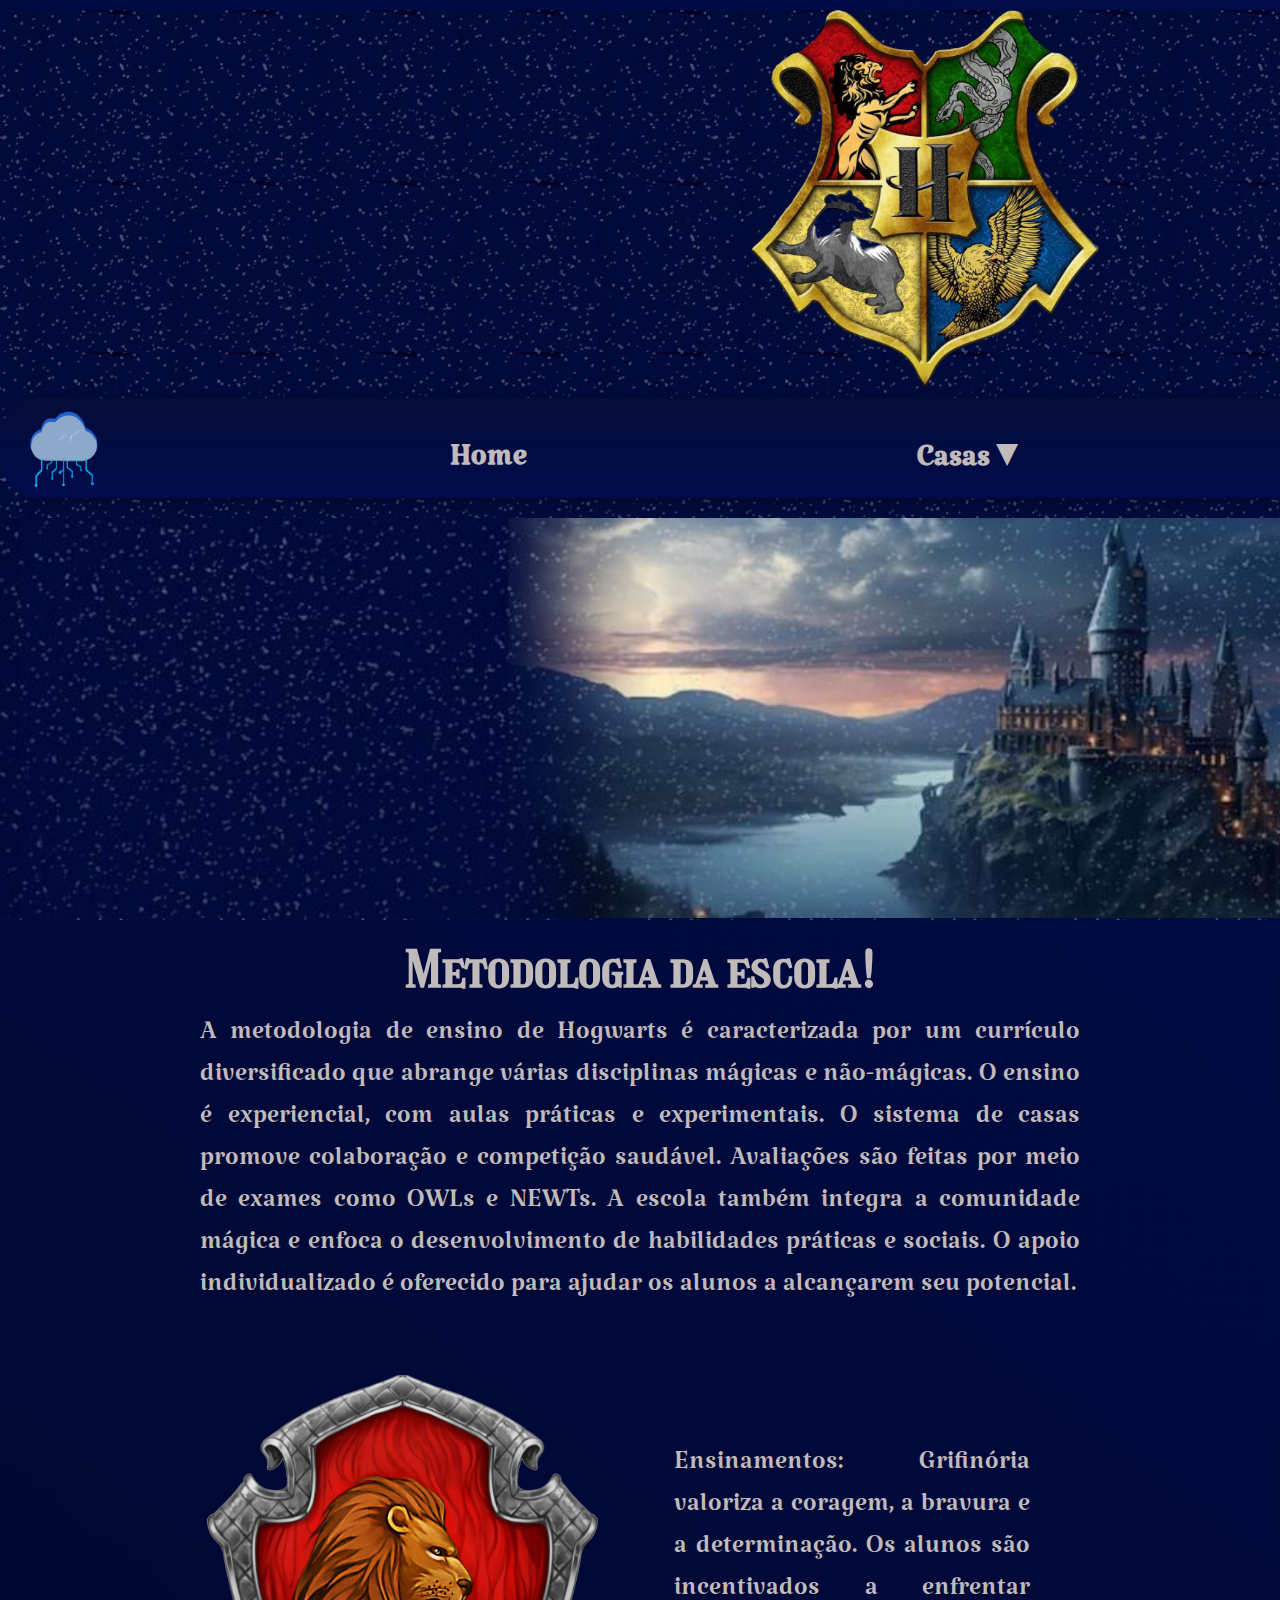
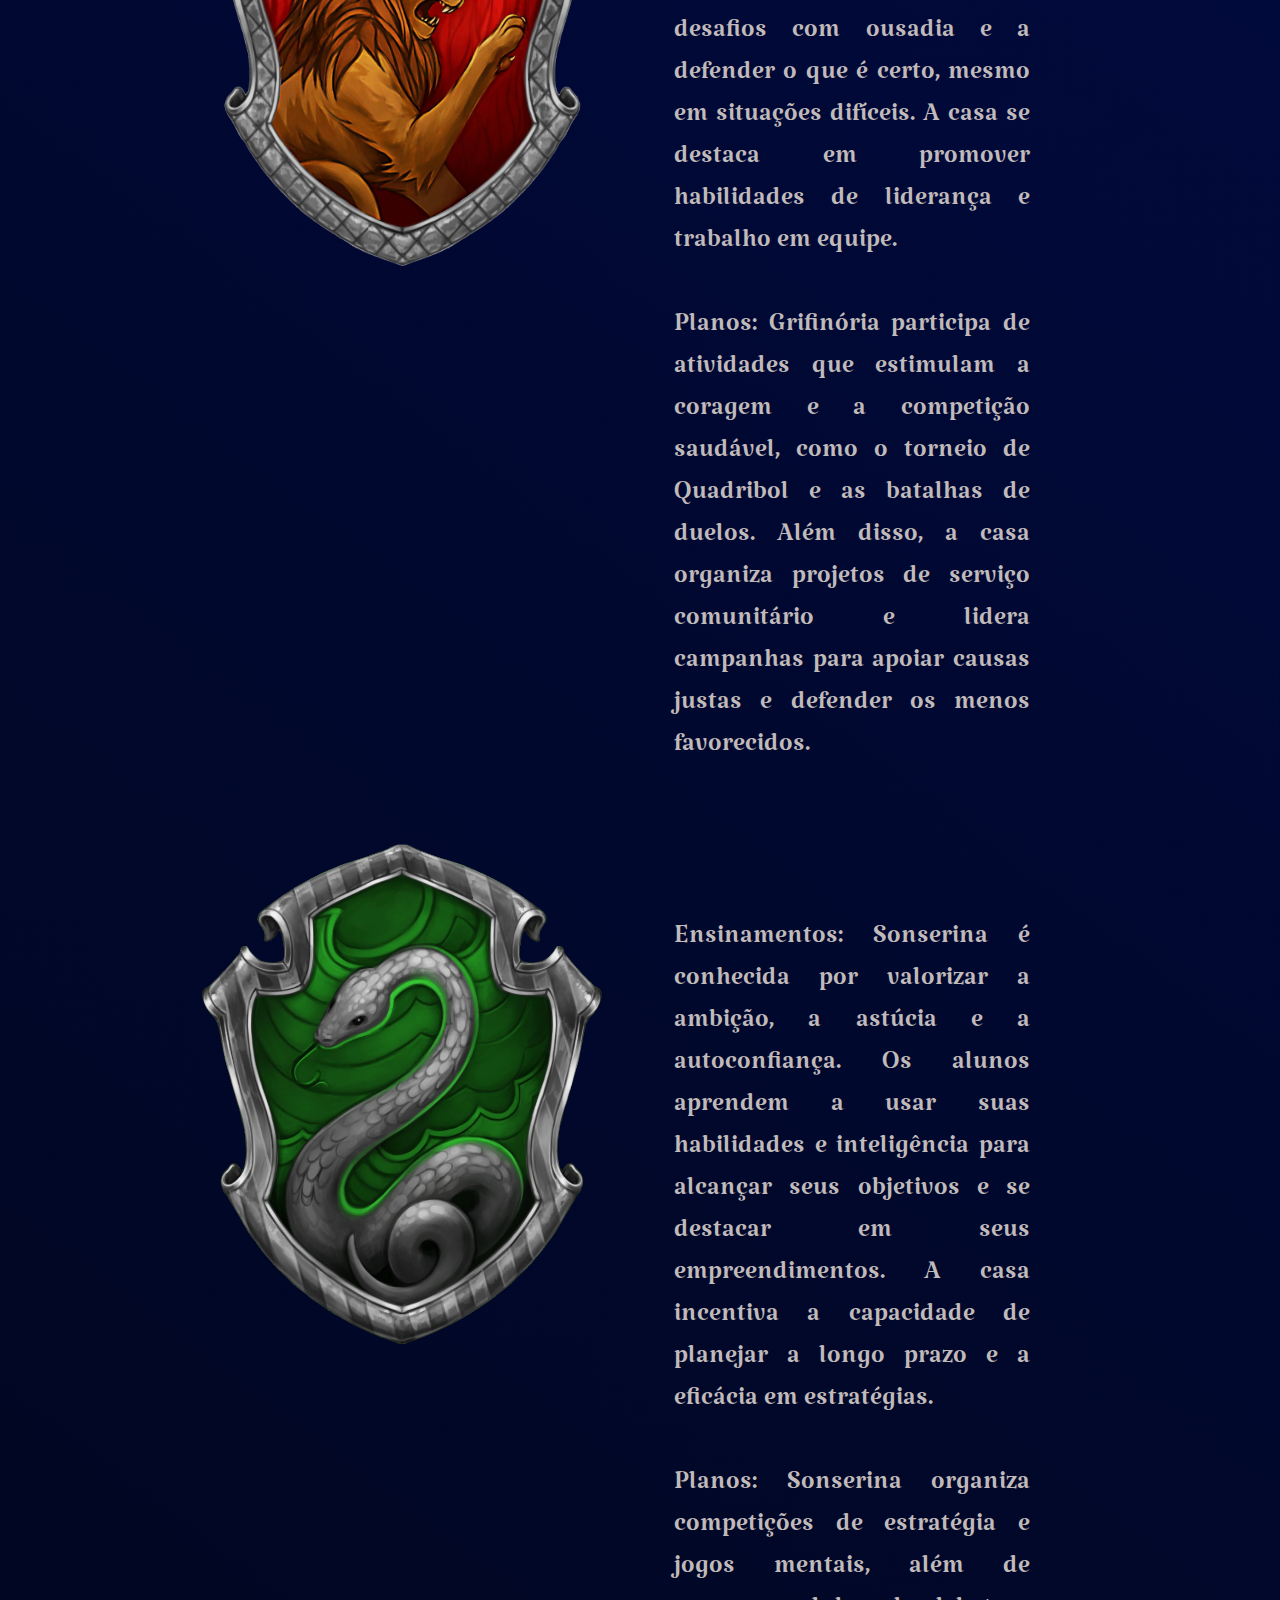
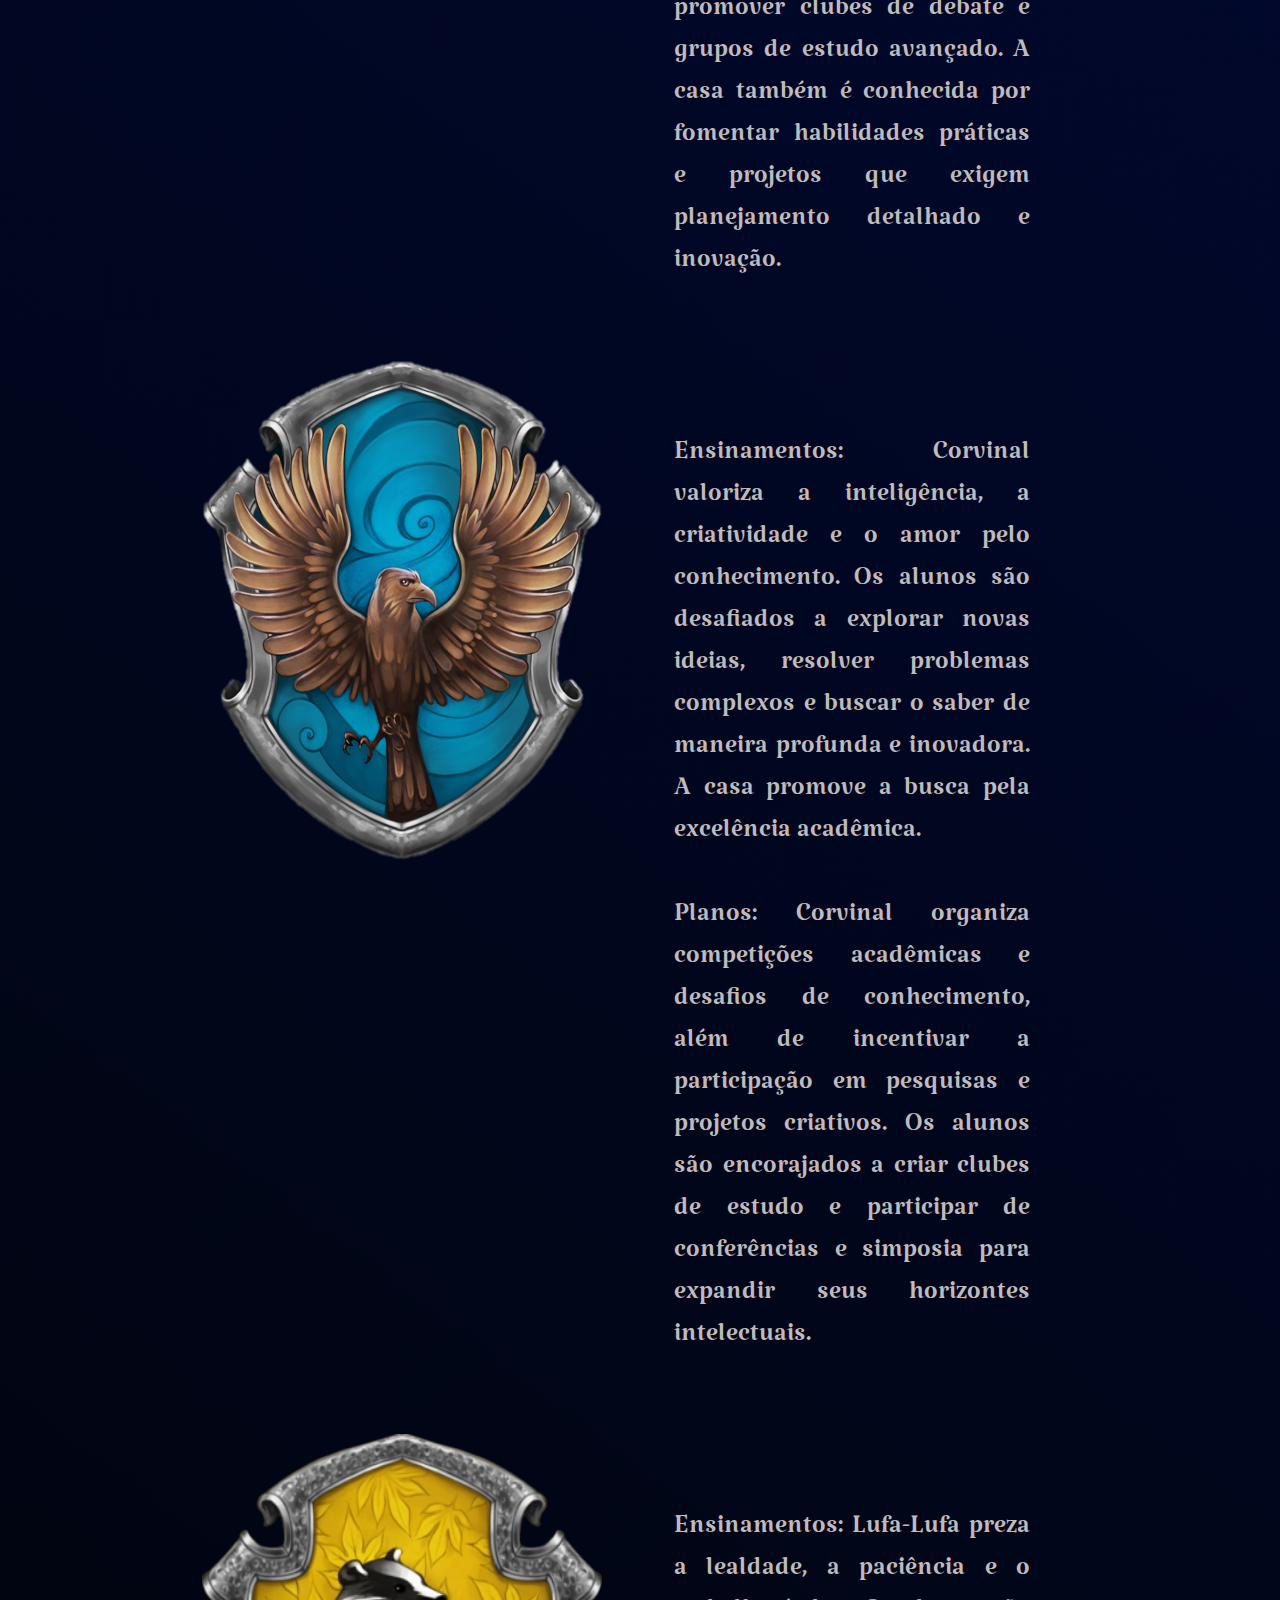
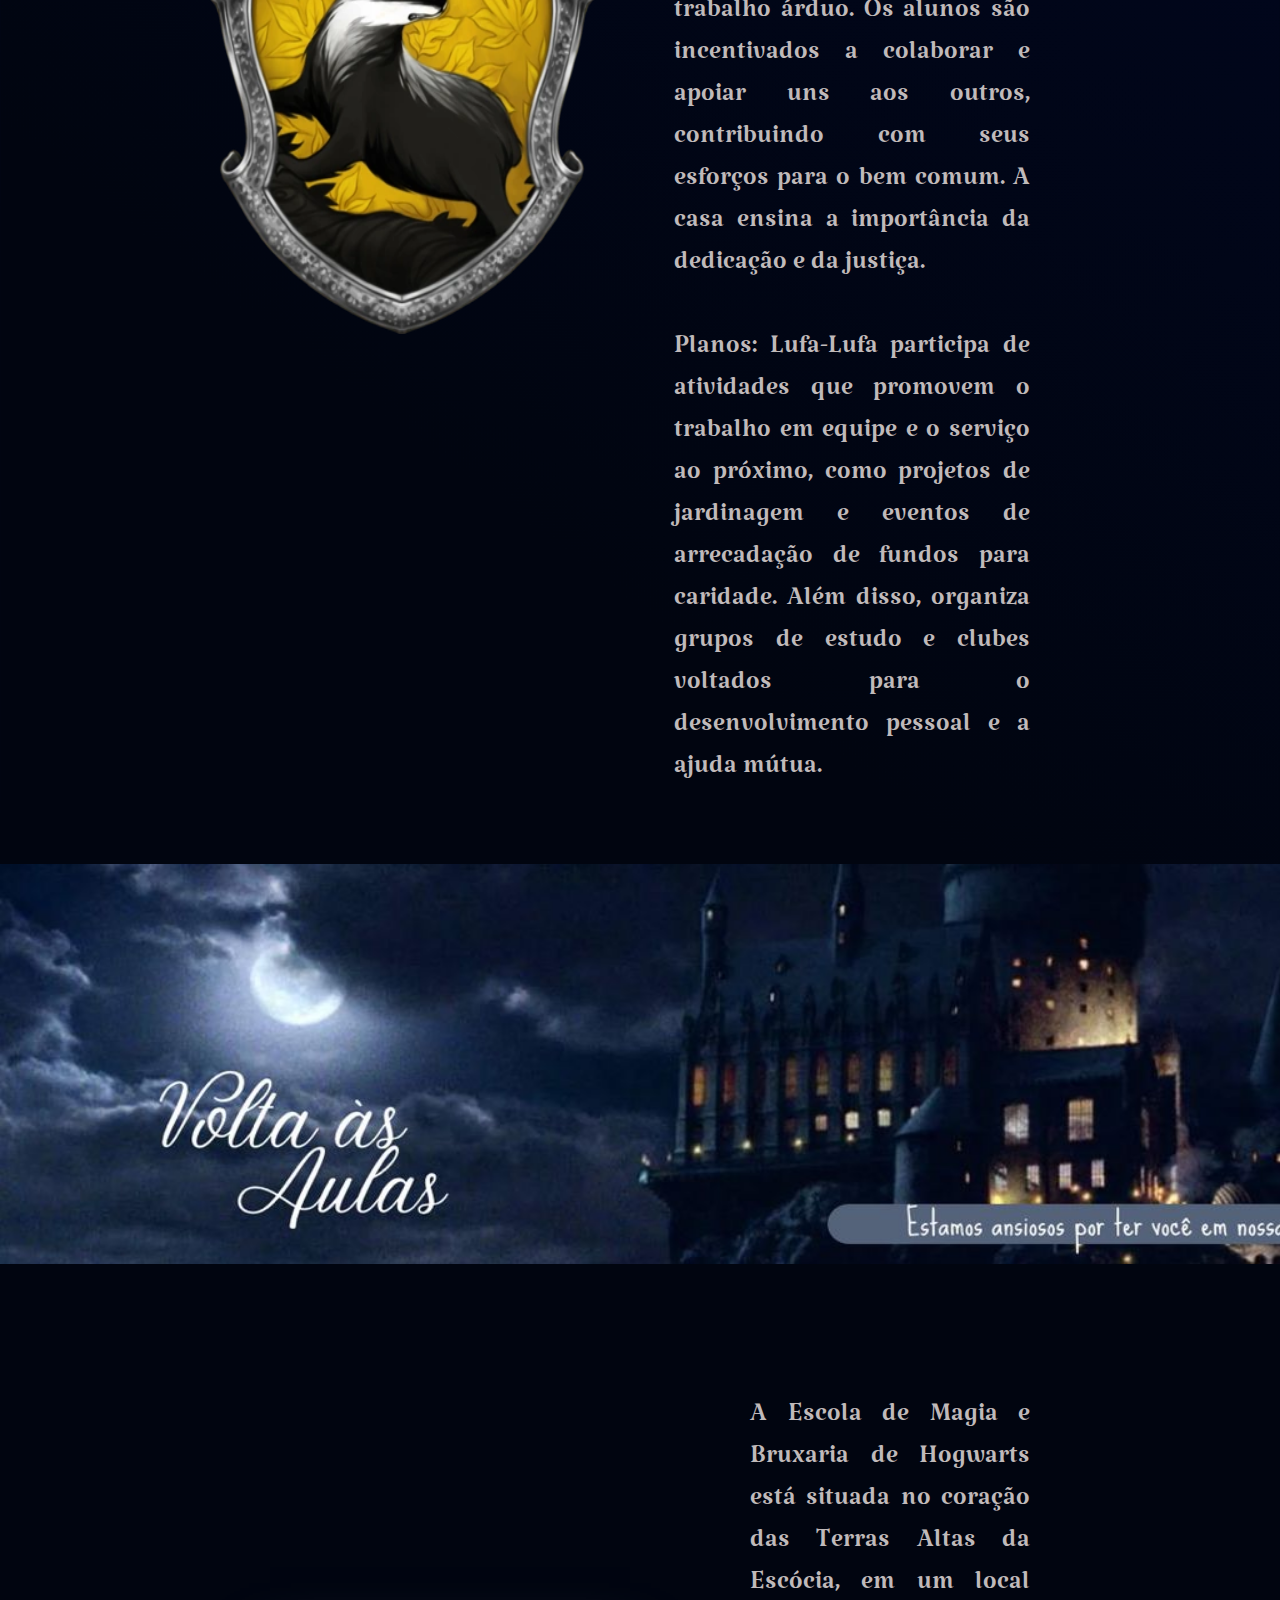
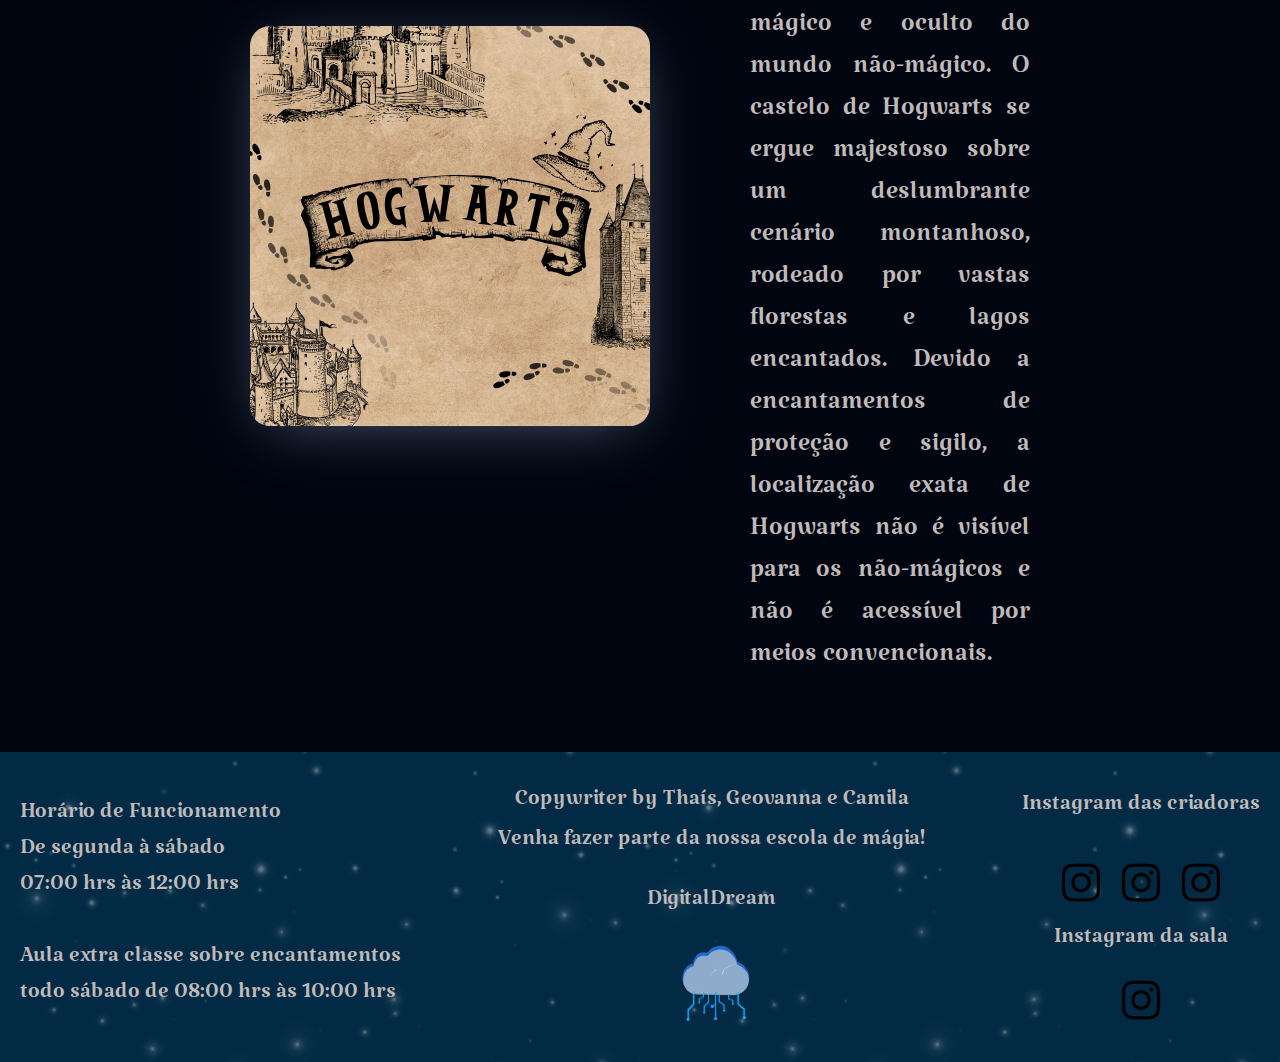
<file: index.html>
<!DOCTYPE html>
<html lang="PT-BR">
<head>
    <meta charset="UTF-8">
    <meta name="viewport" content="width=device-width, initial-scale=1.0">
    <title>Document</title>
    <link rel="stylesheet" href="style-home.css">
</head>
<body>
    <div id="body-cima">

    <header>

        <a href="index.html"><img class="imagemLogo"src="imagens/logo.png" alt="logo"> </a>
        <nav role="navigation" class="primary-navigation">
            <div class="cab">
            
                <img class="logocab" src="imagens/bitmap.png" alt="">


            <ul class="abas">    
                <li><a class="aba" href="index.html">Home</a></li>
                <li><a class="aba" href="#"> Casas  &dtrif;</a>
                    <ul class="dropdown">
                        <li><a href="Grifinoria.html"> Grifinoria</a></li>
                        <li><a href="Lufa-Lufa.html">Lufa-Lufa</a></li>
                        <li><a href="Sonserina.html"> Sonserina</a></li>
                        <li><a href="Corvinal.html">Corvinal</a></li>
                    </ul> 
                </li>
                <li><a class="aba" href="#"> Informações &dtrif;</a>
                    <ul class="dropdown">
                        <li><a href="contrato.html">Contrato</a></li>
                        <li><a href="formulario.html">Contatos</a></li>
                    </ul> 
            </ul>    
                <img class="lupa" class="pesquisa" src="imagens/lupa (1).png" alt="">
            
            </div>
          </nav>

        
    </header>


    <img class="escola" src="imagens/escola.jpeg" alt="escola">
    <br> <br>
</div>

    <div class="conteudogeral">

    <h2>Metodologia da escola!</h2>
    <br>
  
    <p>A metodologia de ensino de Hogwarts é caracterizada por um currículo diversificado que abrange várias disciplinas mágicas e não-mágicas. O ensino é experiencial, com aulas práticas e experimentais. O sistema de casas promove colaboração e competição saudável. Avaliações são feitas por meio de exames como OWLs e NEWTs. A escola também integra a comunidade mágica e enfoca o desenvolvimento de habilidades práticas e sociais. O apoio individualizado é oferecido para ajudar os alunos a alcançarem seu potencial.</p>
    <br><br>

  

    <div class="alinharTexto">
   
    <img class="imagensCasas" src="imagens/Foto-Grifinoria.png.png" alt="casa grifinoria">
    <p class="arrumarTexto"> Ensinamentos: Grifinória valoriza a coragem, a bravura e a determinação. Os alunos são incentivados a enfrentar desafios com ousadia e a defender o que é certo, mesmo em situações difíceis. A casa se destaca em promover habilidades de liderança e trabalho em equipe.
        <br> <br>

        Planos: Grifinória participa de atividades que estimulam a coragem e a competição saudável, como o torneio de Quadribol e as batalhas de duelos. Além disso, a casa organiza projetos de serviço comunitário e lidera campanhas para apoiar causas justas e defender os menos favorecidos.</p>
       </div>

       <div class="alinharTexto">
    <img class="imagensCasas" src="imagens/Foto-Sonserina.png" alt="casa sonserina">
    <p class="arrumarTexto"> Ensinamentos: Sonserina é conhecida por valorizar a ambição, a astúcia e a autoconfiança. Os alunos aprendem a usar suas habilidades e inteligência para alcançar seus objetivos e se destacar em seus empreendimentos. A casa incentiva a capacidade de planejar a longo prazo e a eficácia em estratégias. <br> <br>

        Planos: Sonserina organiza competições de estratégia e jogos mentais, além de promover clubes de debate e grupos de estudo avançado. A casa também é conhecida por fomentar habilidades práticas e projetos que exigem planejamento detalhado e inovação.</p>
       </div>
       <div class="alinharTexto">
    <img class="imagensCasas" src="imagens/Foto-Corvinal.png.png" alt="casa corvinal">
    <p class="arrumarTexto"> Ensinamentos: Corvinal valoriza a inteligência, a criatividade e o amor pelo conhecimento. Os alunos são desafiados a explorar novas ideias, resolver problemas complexos e buscar o saber de maneira profunda e inovadora. A casa promove a busca pela excelência acadêmica.
        <br> <br>

        Planos: Corvinal organiza competições acadêmicas e desafios de conhecimento, além de incentivar a participação em pesquisas e projetos criativos. Os alunos são encorajados a criar clubes de estudo e participar de conferências e simposia para expandir seus horizontes intelectuais.
    </p>
    </div>

    <div class="alinharTexto">

    <img class="imagensCasas" src="imagens/Foto-Lufa-Lufa.png" alt="casa lufa-lufa">
    <p class="arrumarTexto"> Ensinamentos: Lufa-Lufa preza a lealdade, a paciência e o trabalho árduo. Os alunos são incentivados a colaborar e apoiar uns aos outros, contribuindo com seus esforços para o bem comum. A casa ensina a importância da dedicação e da justiça.
        <br> <br>

        Planos: Lufa-Lufa participa de atividades que promovem o trabalho em equipe e o serviço ao próximo, como projetos de jardinagem e eventos de arrecadação de fundos para caridade. Além disso, organiza grupos de estudo e clubes voltados para o desenvolvimento pessoal e a ajuda mútua.</p>
</div>

</div>

    <img class="anuncio" src="imagens/anuncio (2).jpeg" alt="anuncio de volta as aulas">

<br><br>
    
<div class="arrumarLocalizacao">
    <img class="localizacao"src="imagens/localização.jpg" alt="mapa de localização">
    <p class="arrumarTexto">A Escola de Magia e Bruxaria de Hogwarts está situada no coração das Terras Altas da Escócia, em um local mágico e oculto do mundo não-mágico. O castelo de Hogwarts se ergue majestoso sobre um deslumbrante cenário montanhoso, rodeado por vastas florestas e lagos encantados. Devido a encantamentos de proteção e sigilo, a localização exata de Hogwarts não é visível para os não-mágicos e não é acessível por meios convencionais.</p>

</div>

</div>

    <footer>
        <div class="rodape-geral">
            <div class="rodape-alinhar">
        <p class="tam-letra">Horário de Funcionamento  <br>  De segunda à sábado <br> 07:00 hrs às 12:00 hrs <br> <br> Aula extra classe sobre encantamentos <br> todo sábado de 08:00 hrs às 10:00 hrs</p>
    </div>

    <br> <br>
    <div>

        <p class="rodape-alinhar2">  Copywriter by Thaís, Geovanna e Camila  <br> <br> Venha fazer parte da nossa escola de mágia! <br><br><br> DigitalDream <br> <img class="logoempresa" src="imagens/bitmap.svg" alt="logo da empresa"> </p>
    </div>

    <br><br>

 
        <div class="Linksrodape">

            <div>
            <p class="arrumar-instagramsala">Instagram das criadoras</p>
        </div>
            <br> <br>


            
            <div class="arrumarEscrita">
                
              
           <a href="https://www.instagram.com/thaisg.castro"> <img class="imagens-logo" src="imagens/instagram.png" alt="logodoinstagram"></a> 
          
  
        
           <a href="https://www.instagram.com/geo__s4nts"> <img class="imagens-logo" src="imagens/instagram.png" alt="logodoinstagram"></a>
          
        
        
           <a href="https://www.instagram.com/c_marinss"> <img class= "imagens-logo"src="imagens/instagram.png"alt="logodoinstagram"></a>
          

        </div>

        <br>

        <div class="arrumargeral">

        <p class="arrumar-instagramsala">Instagram da sala</p>

   
    <div class="arrumar-instagrancurso">
        <a href="https://www.instagram.com/iftm_tinf.4"> <img class="imagens-logo" src="imagens/instagram.png" alt = "logo do instagram" ></a>
        
    </div>

    </div>
    
    </footer>



</body>
</html>
</file>
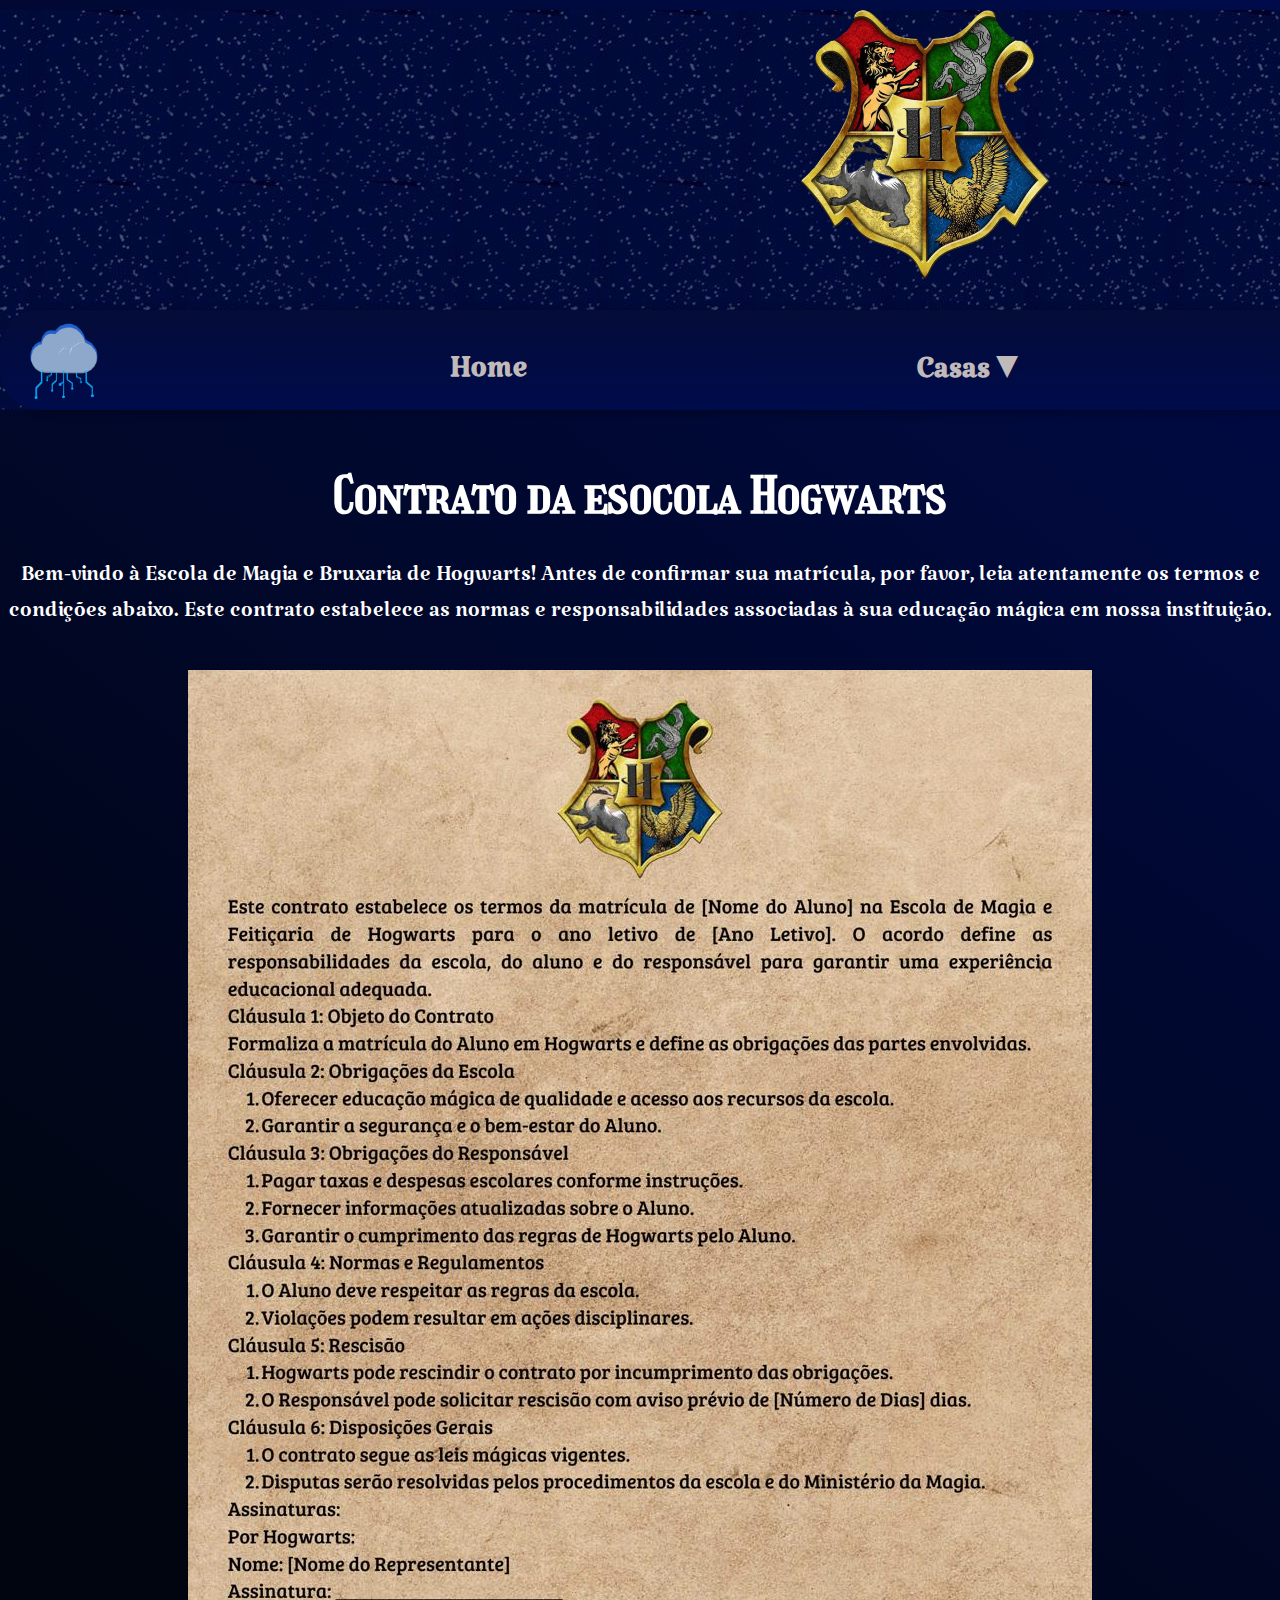
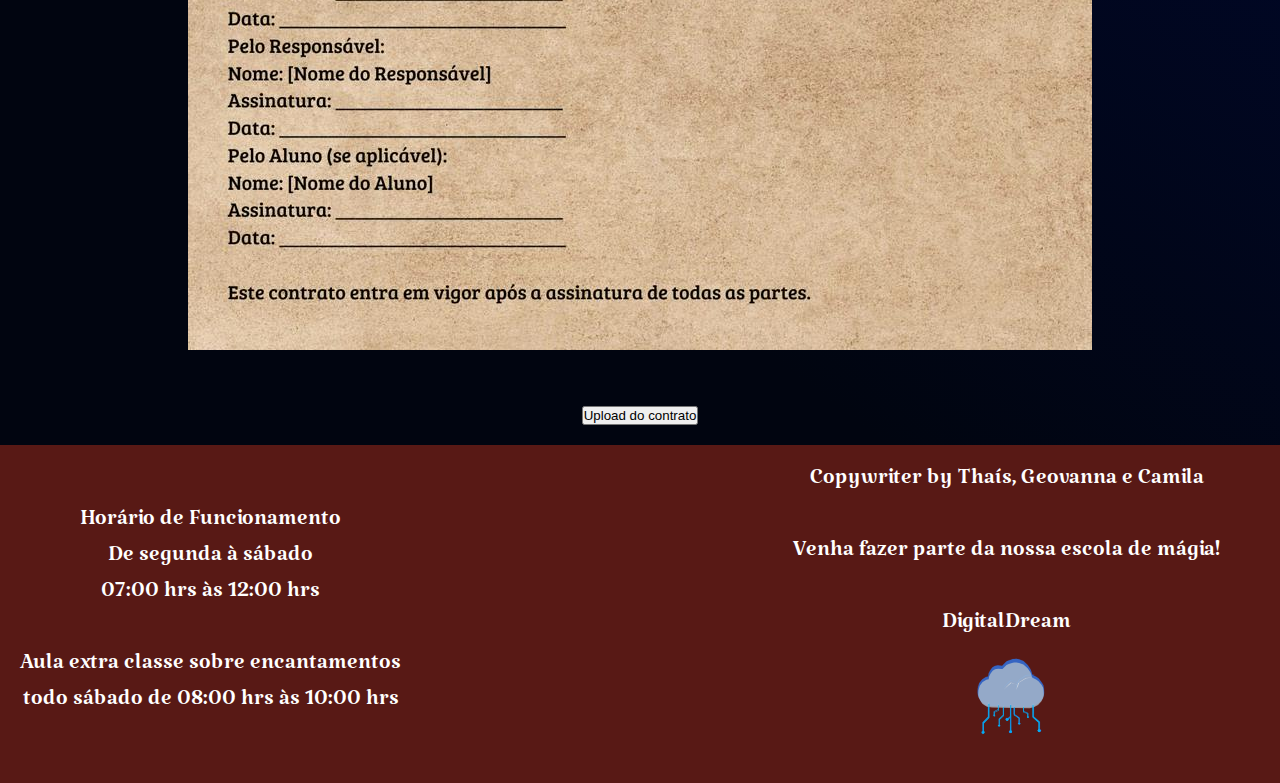
<file: contrato.html>
<!DOCTYPE html>
<html lang="PT-BR">
<head>
    <meta charset="UTF-8">
    <meta name="viewport" content="width=device-width, initial-scale=1.0">
    <title>Document</title>
    <link rel="stylesheet" href="stylecontrato.css">
</head>
<body>

<!-- Cabeçalho aqui -->    

<div id="body-cima"> 
    <header>

        <a href="index.html"><img class="imagemLogo"src="imagens/logo.png" alt="logo"> </a>
        <nav role="navigation" class="primary-navigation">
            <div class="cab">
            
                <img class="logocab" src="imagens/bitmap.png" alt="">


            <ul class="abas">    
                <li><a class="aba" href="index.html">Home</a></li>
                <li><a class="aba" href="#"> Casas  &dtrif;</a>
                    <ul class="dropdown">
                        <li><a href="Grifinoria.html"> Grifinoria</a></li>
                        <li><a href="Lufa-Lufa.html">Lufa-Lufa</a></li>
                        <li><a href="Sonserina.html"> Sonserina</a></li>
                        <li><a href="Corvinal.html">Corvinal</a></li>
                    </ul> 
                </li>
                <li><a class="aba" href="#"> Informações &dtrif;</a>
                    <ul class="dropdown">
                        <li><a href="contrato.html">Contrato</a></li>
                        <li><a href="formulario.html">Contatos</a></li>
                    </ul> 
            </ul>    
                <img class="lupa" class="pesquisa" src="imagens/lupa (1).png" alt="">
            
            </div>
          </nav>

        
    </header>

</div> 

<!-- Acaba aqui -->

<br><br>

<div classs="conteudogeral">
    
<div class="arrumarcontrato">

<h1>Contrato da esocola Hogwarts </h1>

<br><br>
<p> Bem-vindo à Escola de Magia e Bruxaria de Hogwarts! Antes de confirmar sua matrícula, por favor, leia atentamente os termos e condições abaixo. Este contrato estabelece as normas e responsabilidades associadas à sua educação mágica em nossa instituição.</p>
<br><br>

    <img class="imagemContrato" src="imagens/contrato.jpg" alt="Contrato da escola">
    <br><br>
</div>

<div class="botao">
<button > Upload do contrato </button>
</div>

</div>
<footer>

    <div class="rodape-geral">
        <div class="rodape-alinhar">
    <p>Horário de Funcionamento  <br>  De segunda à sábado <br> 07:00 hrs às 12:00 hrs <br> <br> Aula extra classe sobre encantamentos <br> todo sábado de 08:00 hrs às 10:00 hrs</p>
</div>

<br> <br>
<div>

    <p class="rodape-alinhar2">  Copywriter by Thaís, Geovanna e Camila  <br> <br> Venha fazer parte da nossa escola de mágia! <br> <br>  DigitalDream <br> <img class="logoempresa" src="imagens/bitmap.svg" alt="logo da empresa"> </p>
</div>

<br><br>


    <div class="Linksrodape">

        <div>
        <p>Instagram das criadoras</p>
    </div>
        <br> <br>


        
        <div class="arrumarEscrita">
            
          
       <a href="https://www.instagram.com/thaisg.castro"> <img class="imagens-logo" src="imagens/instagram.png" alt="logodoinstagram"></a> 
      

    
       <a href="https://www.instagram.com/geo__s4nts"> <img class="imagens-logo" src="imagens/instagram.png" alt="logodoinstagram"></a>
      
    
    
       <a href="https://www.instagram.com/c_marinss"> <img class= "imagens-logo"src="imagens/instagram.png"alt="logodoinstagram"></a>
      

    

    </div>

    <br>

    <div class="arrumargeral">

    <p class="arrumar-instagramsala">Instagram da sala</p>


<div class="arrumar-instagrancurso">
    <a href="https://www.instagram.com/iftm_tinf.4"> <img class="imagens-logo" src="imagens/instagram.png" alt = "logo do instagram" ></a>
    
</div>

</div>



</footer>

</body>
</html>
</file>
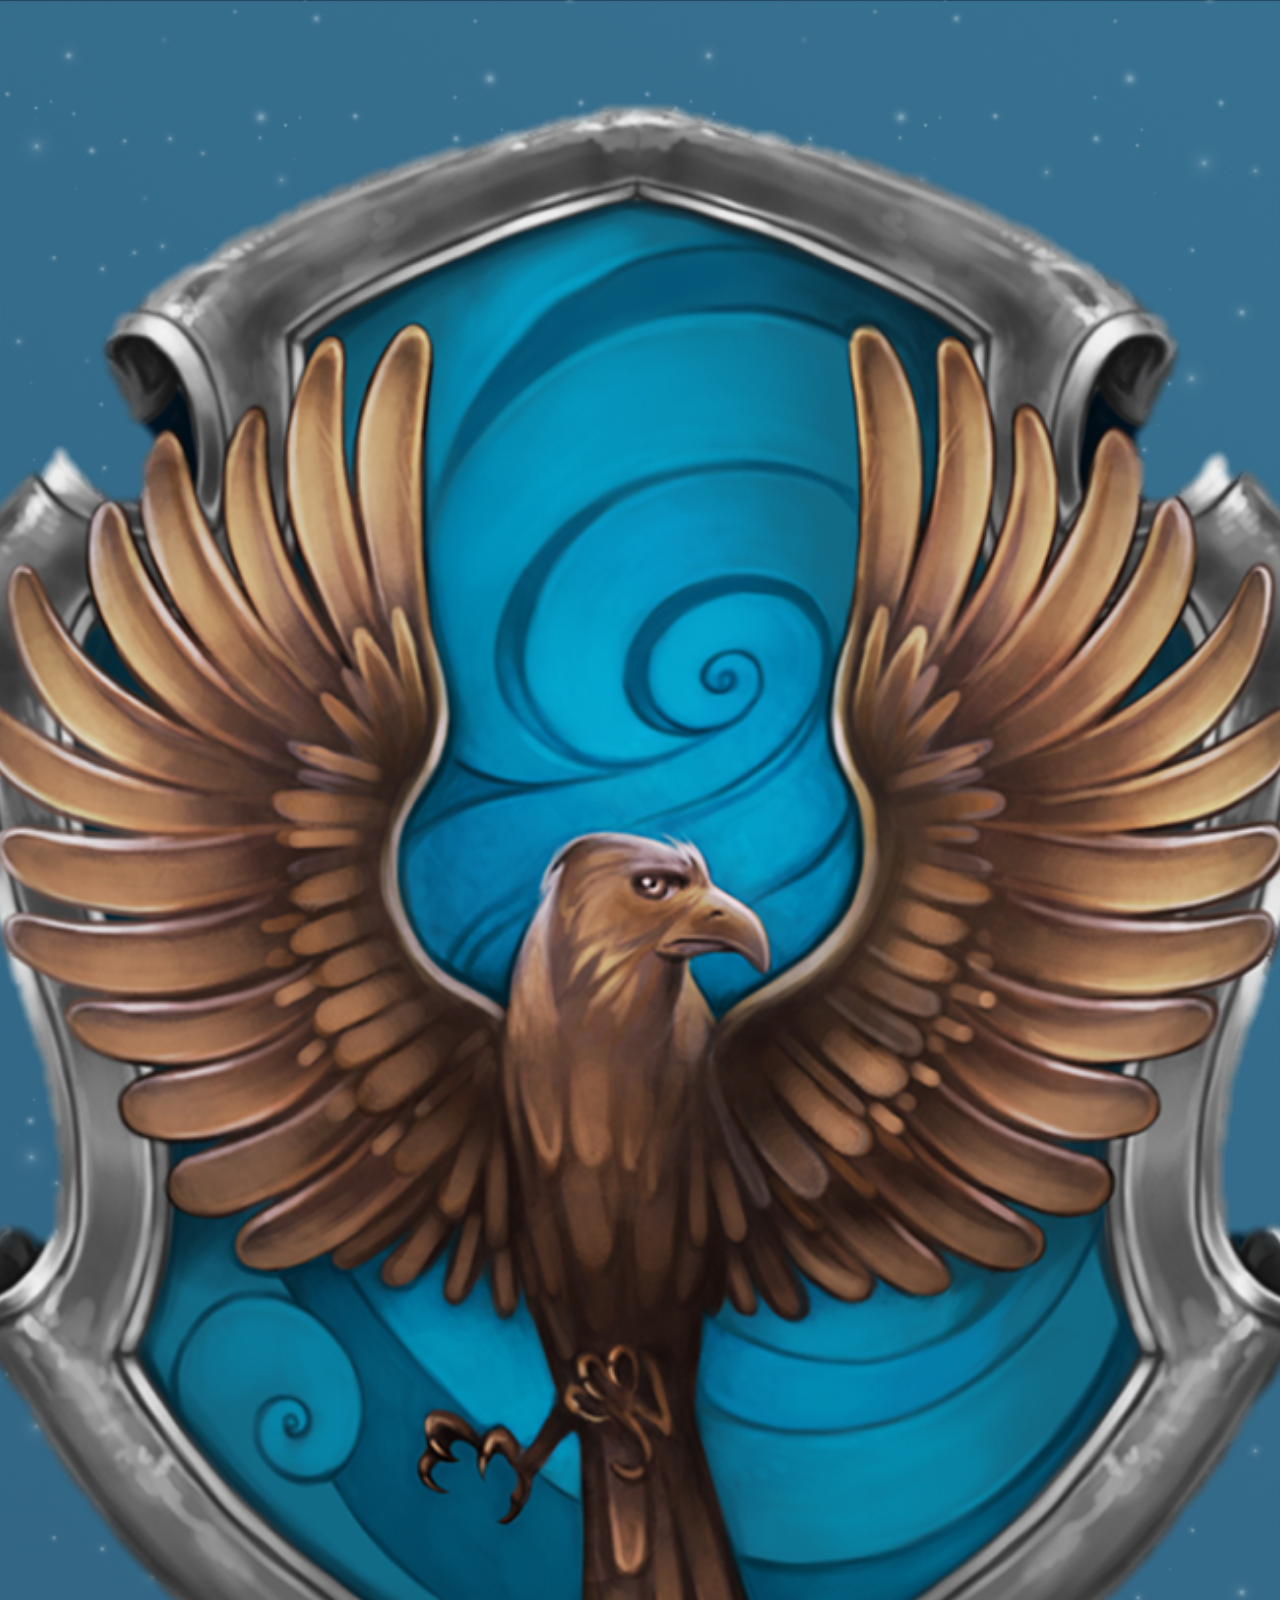
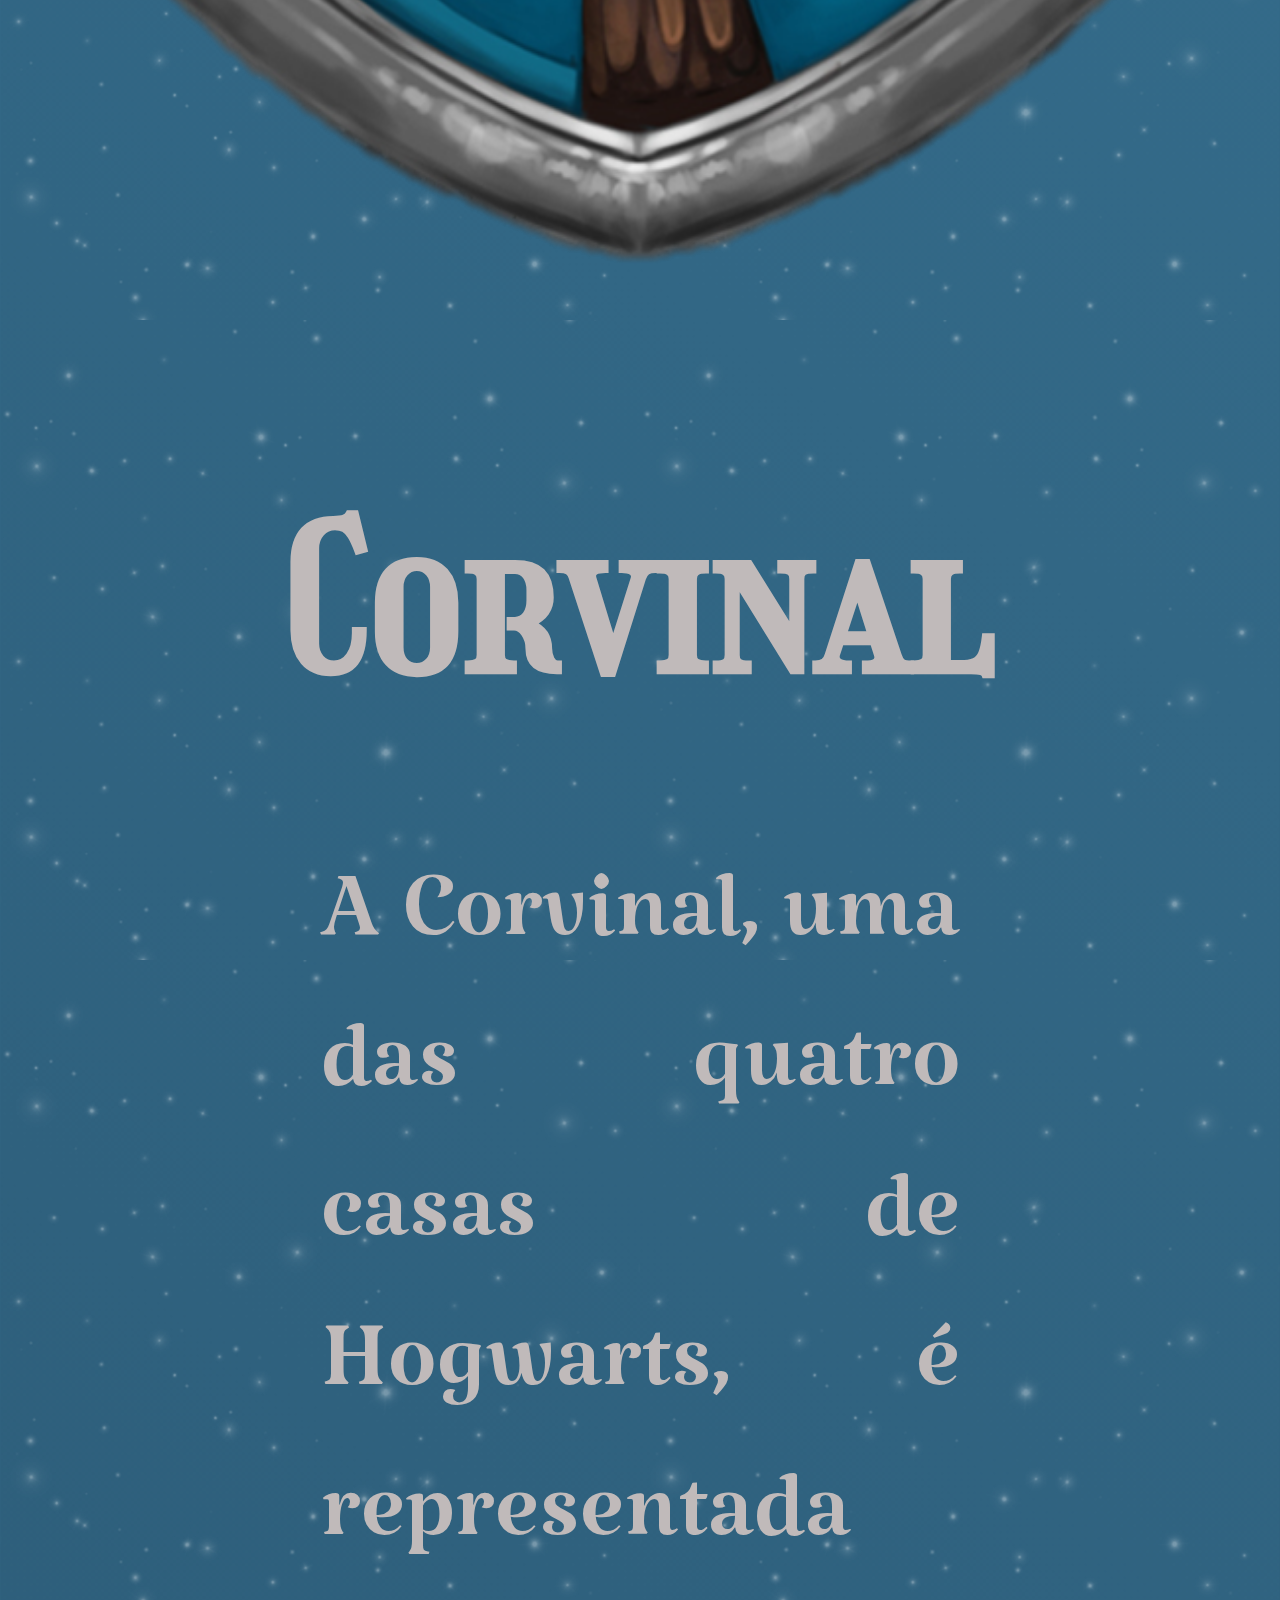
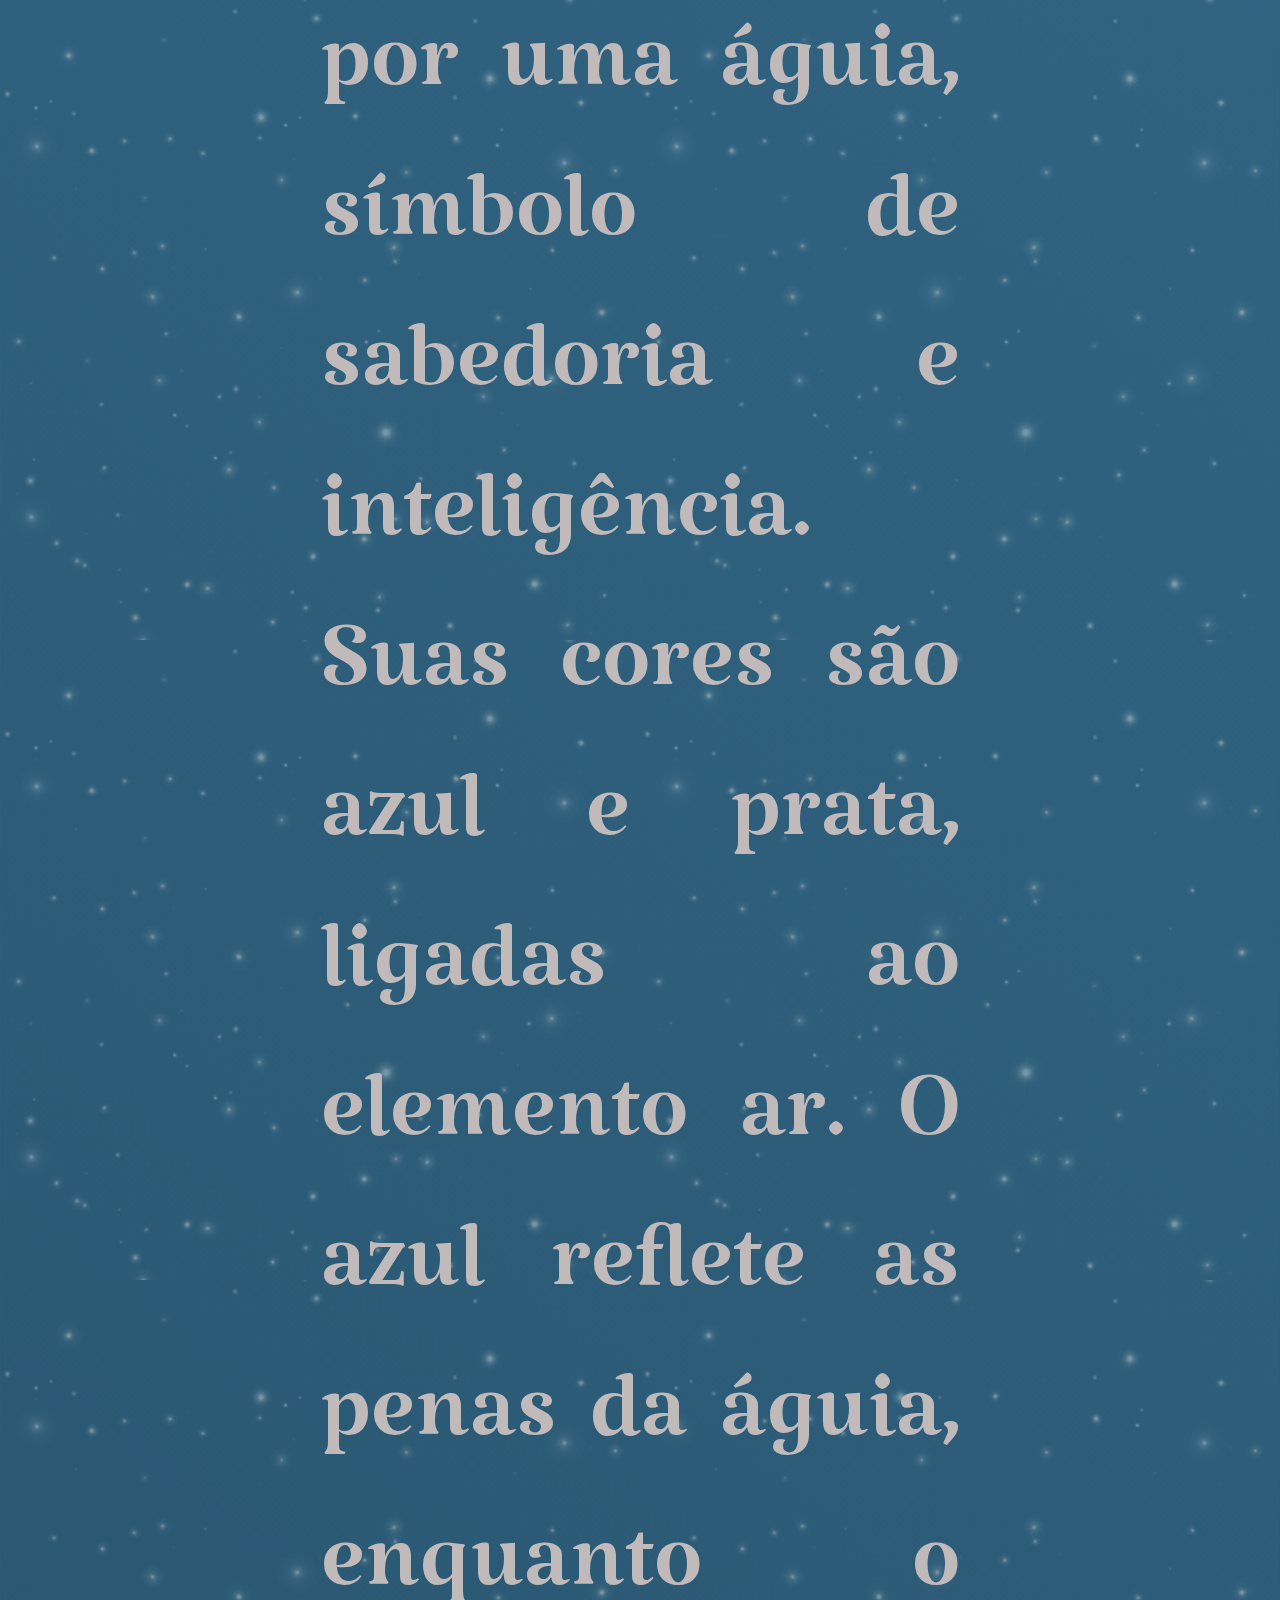
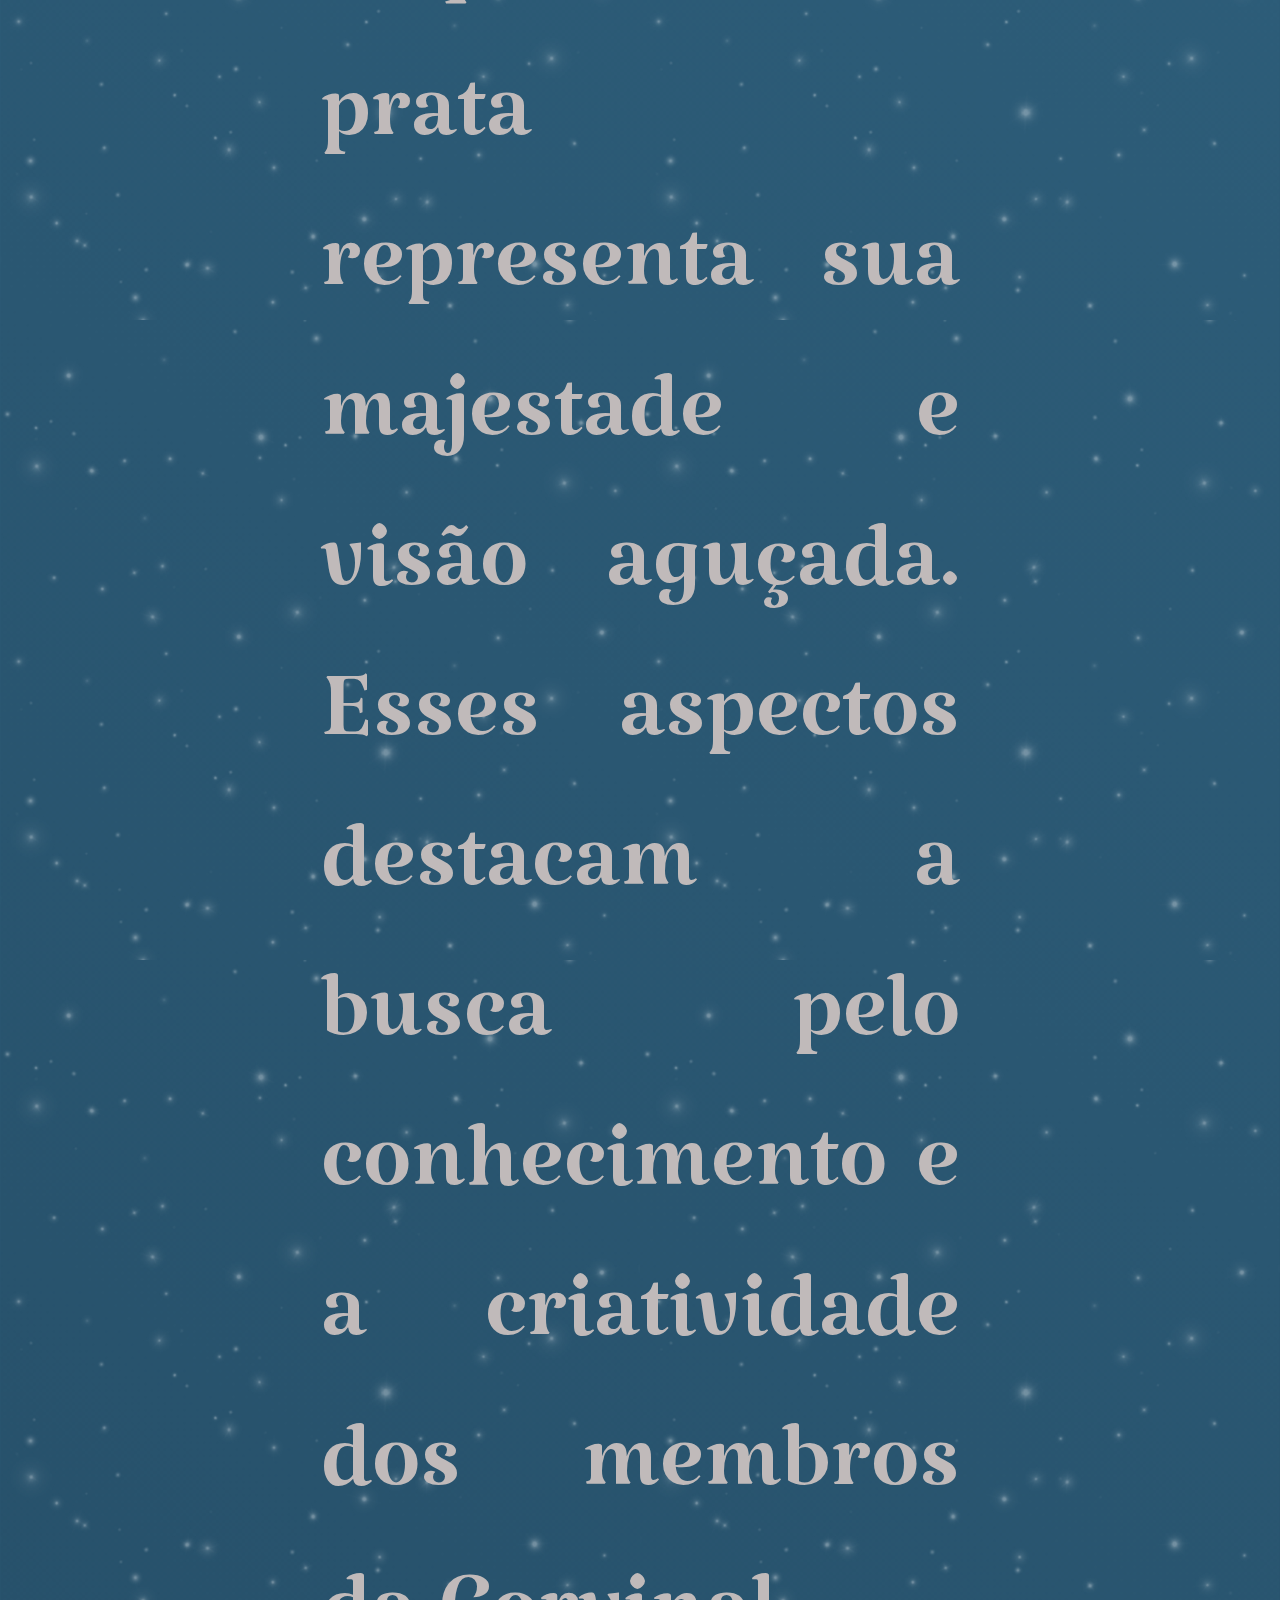
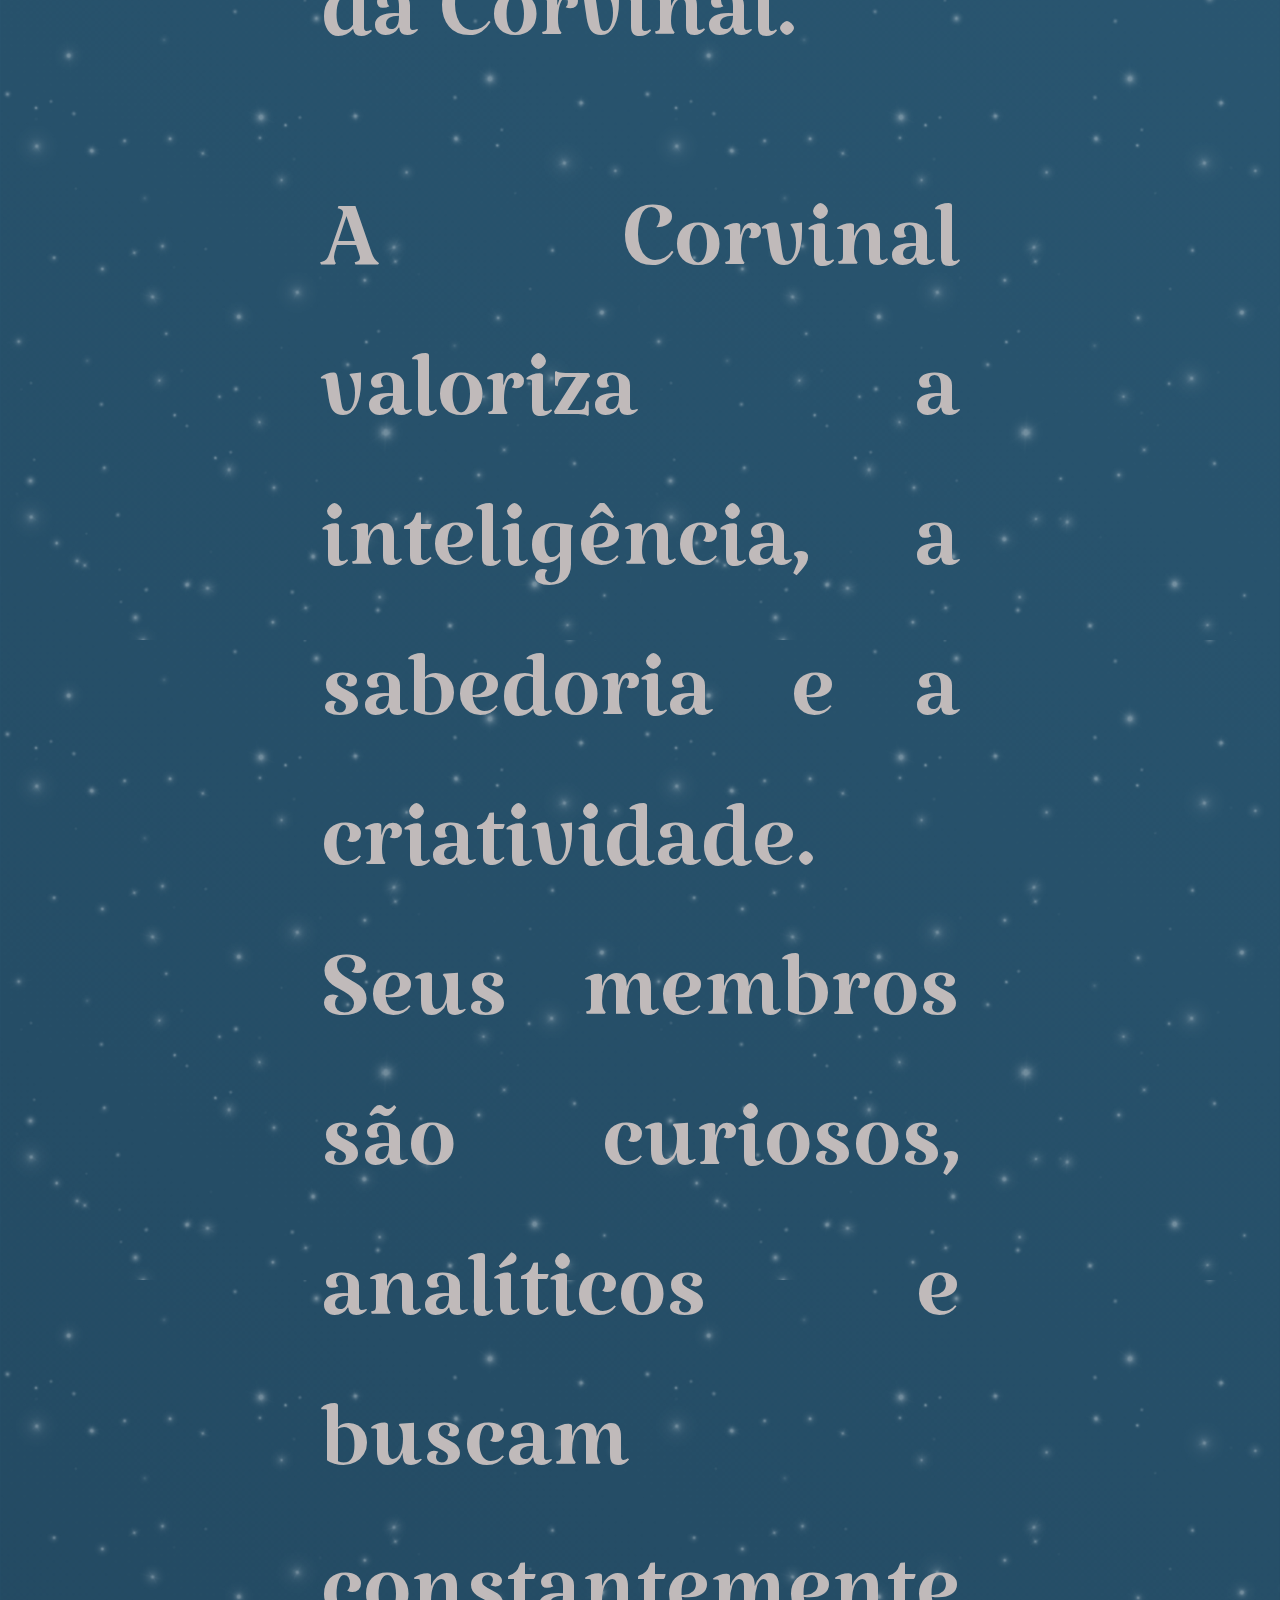
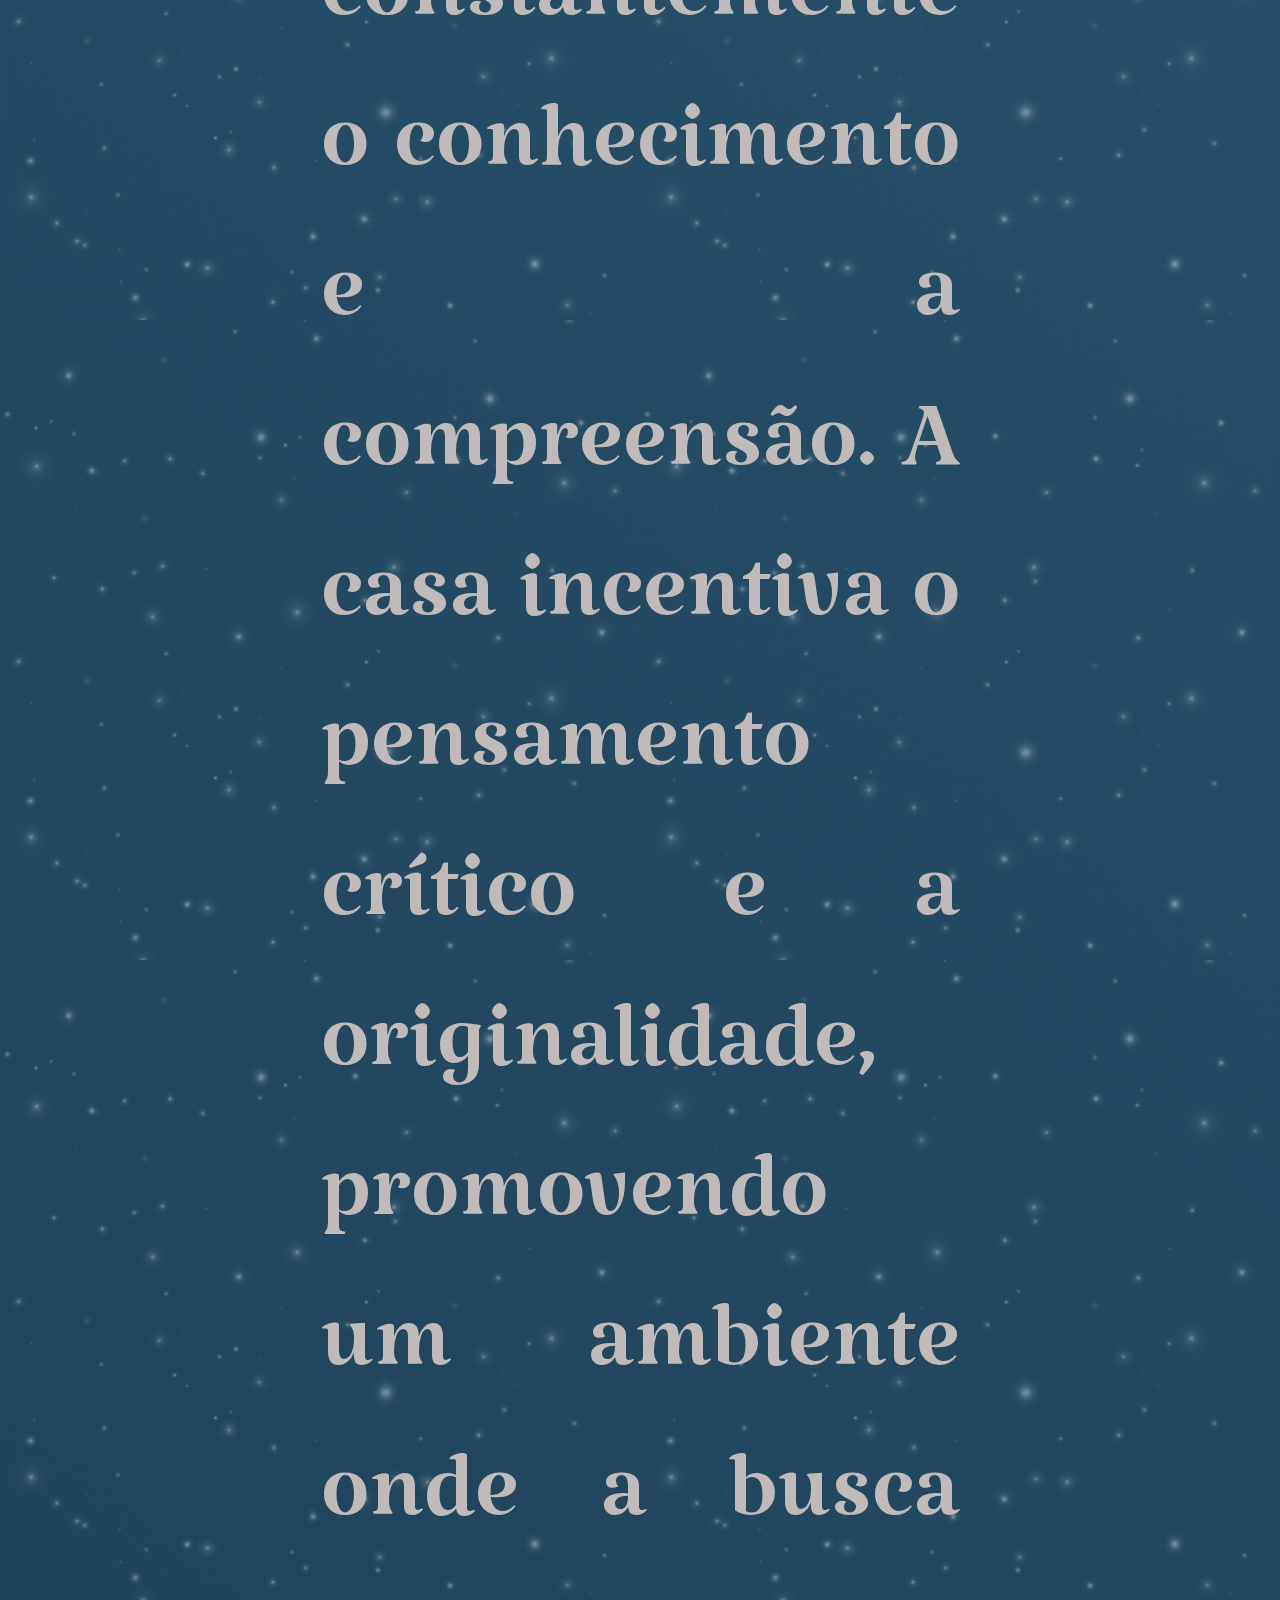
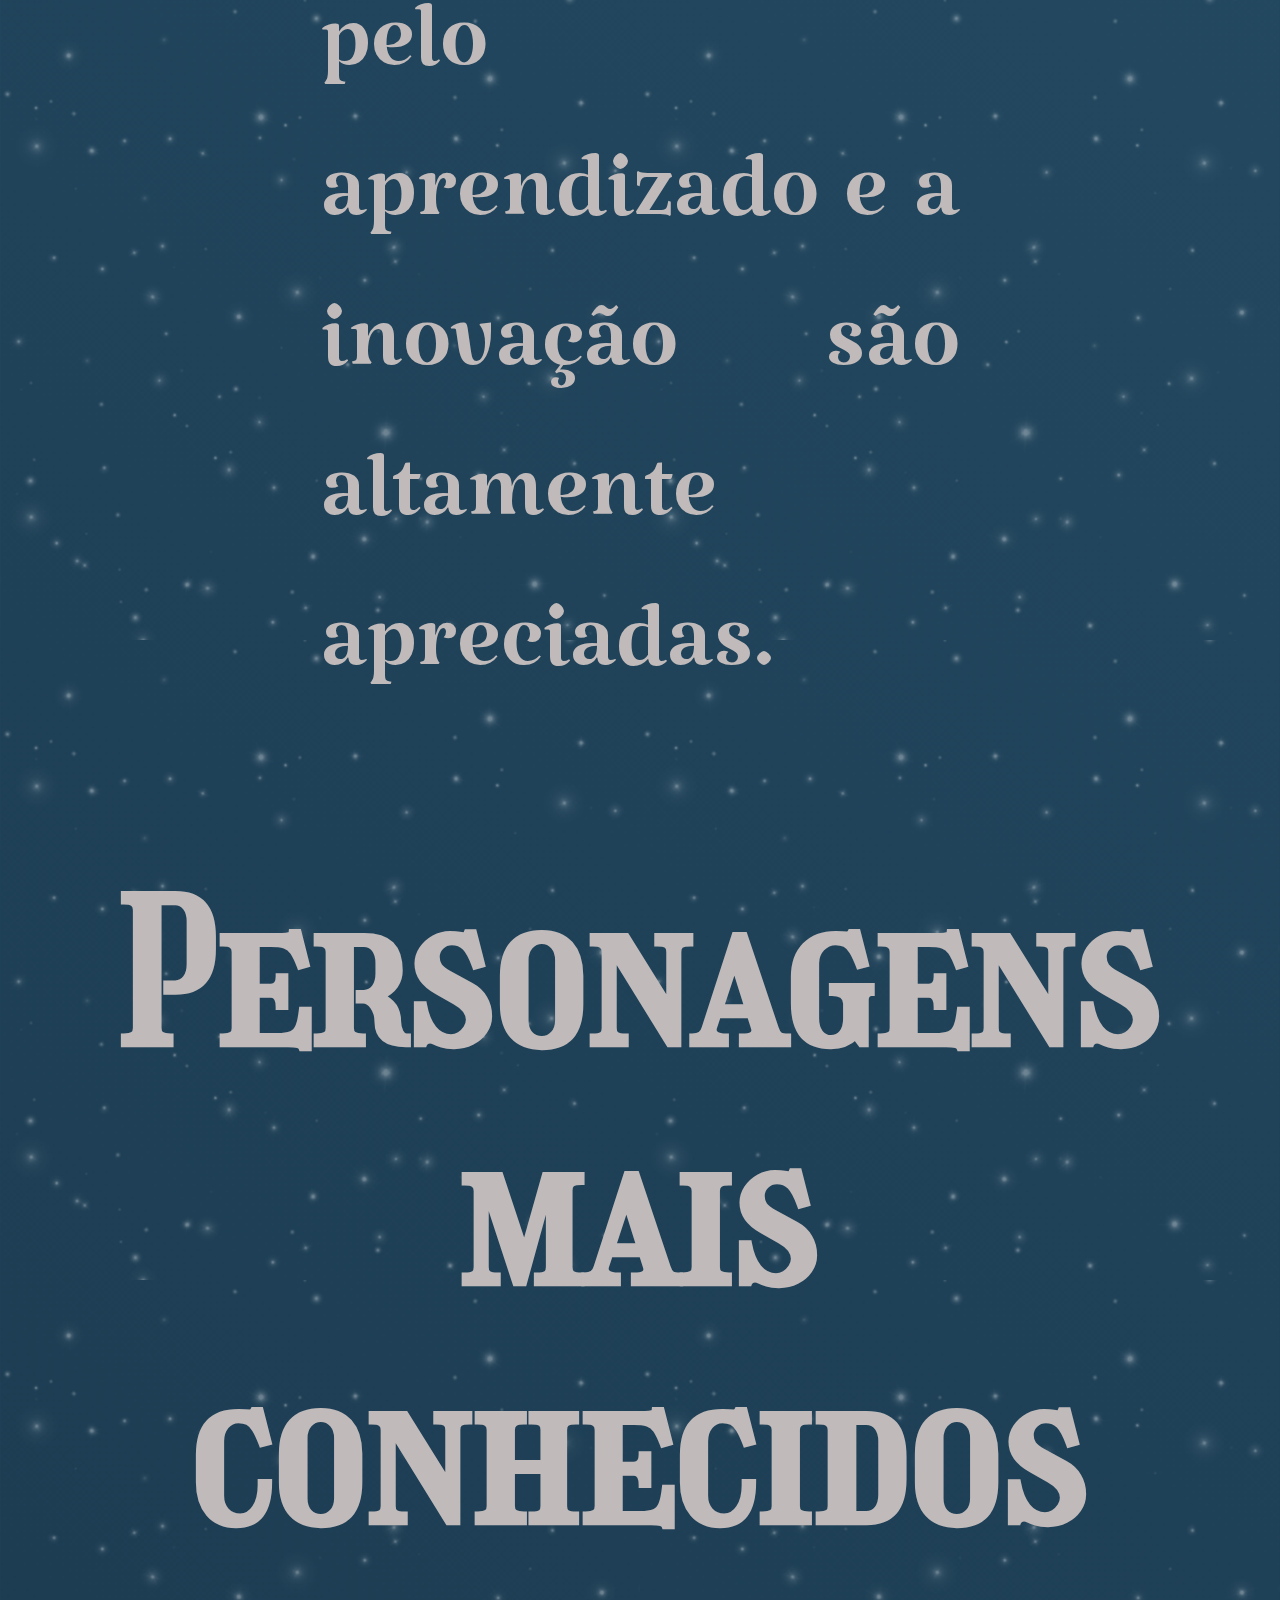
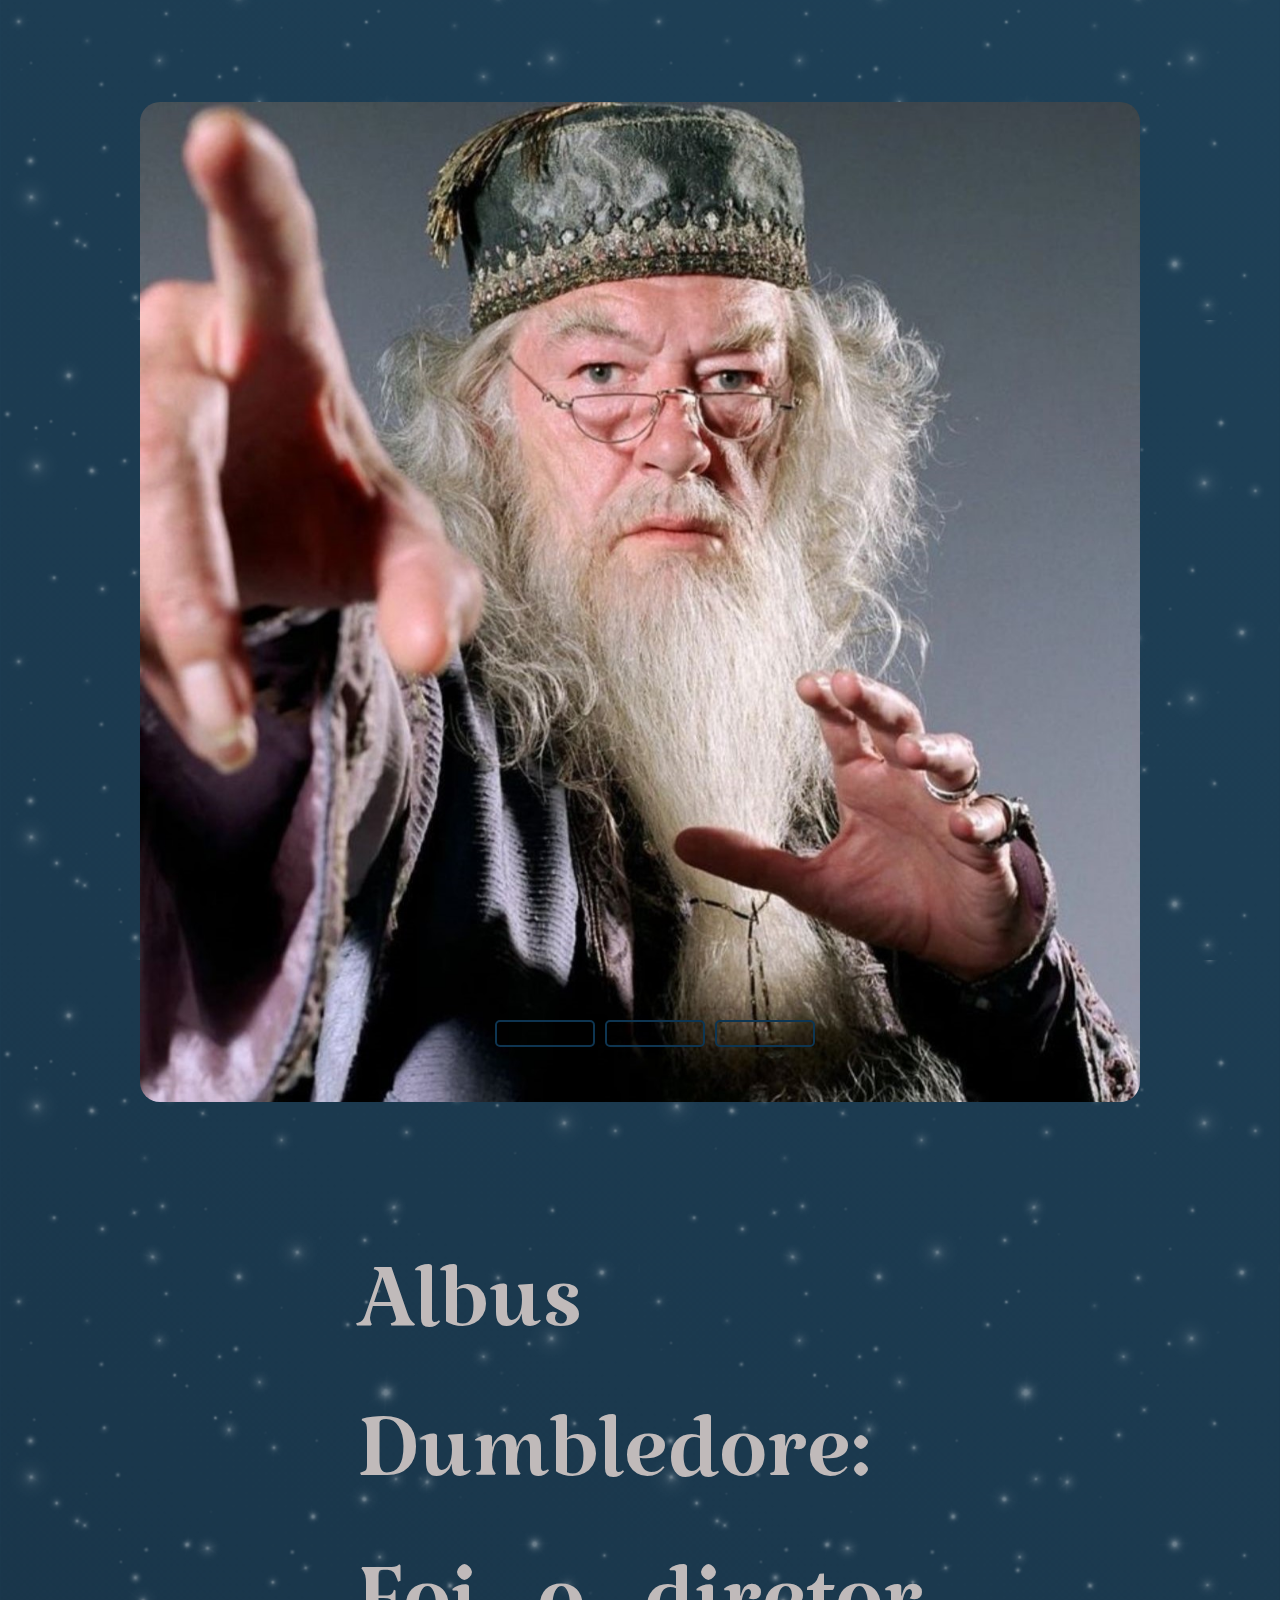
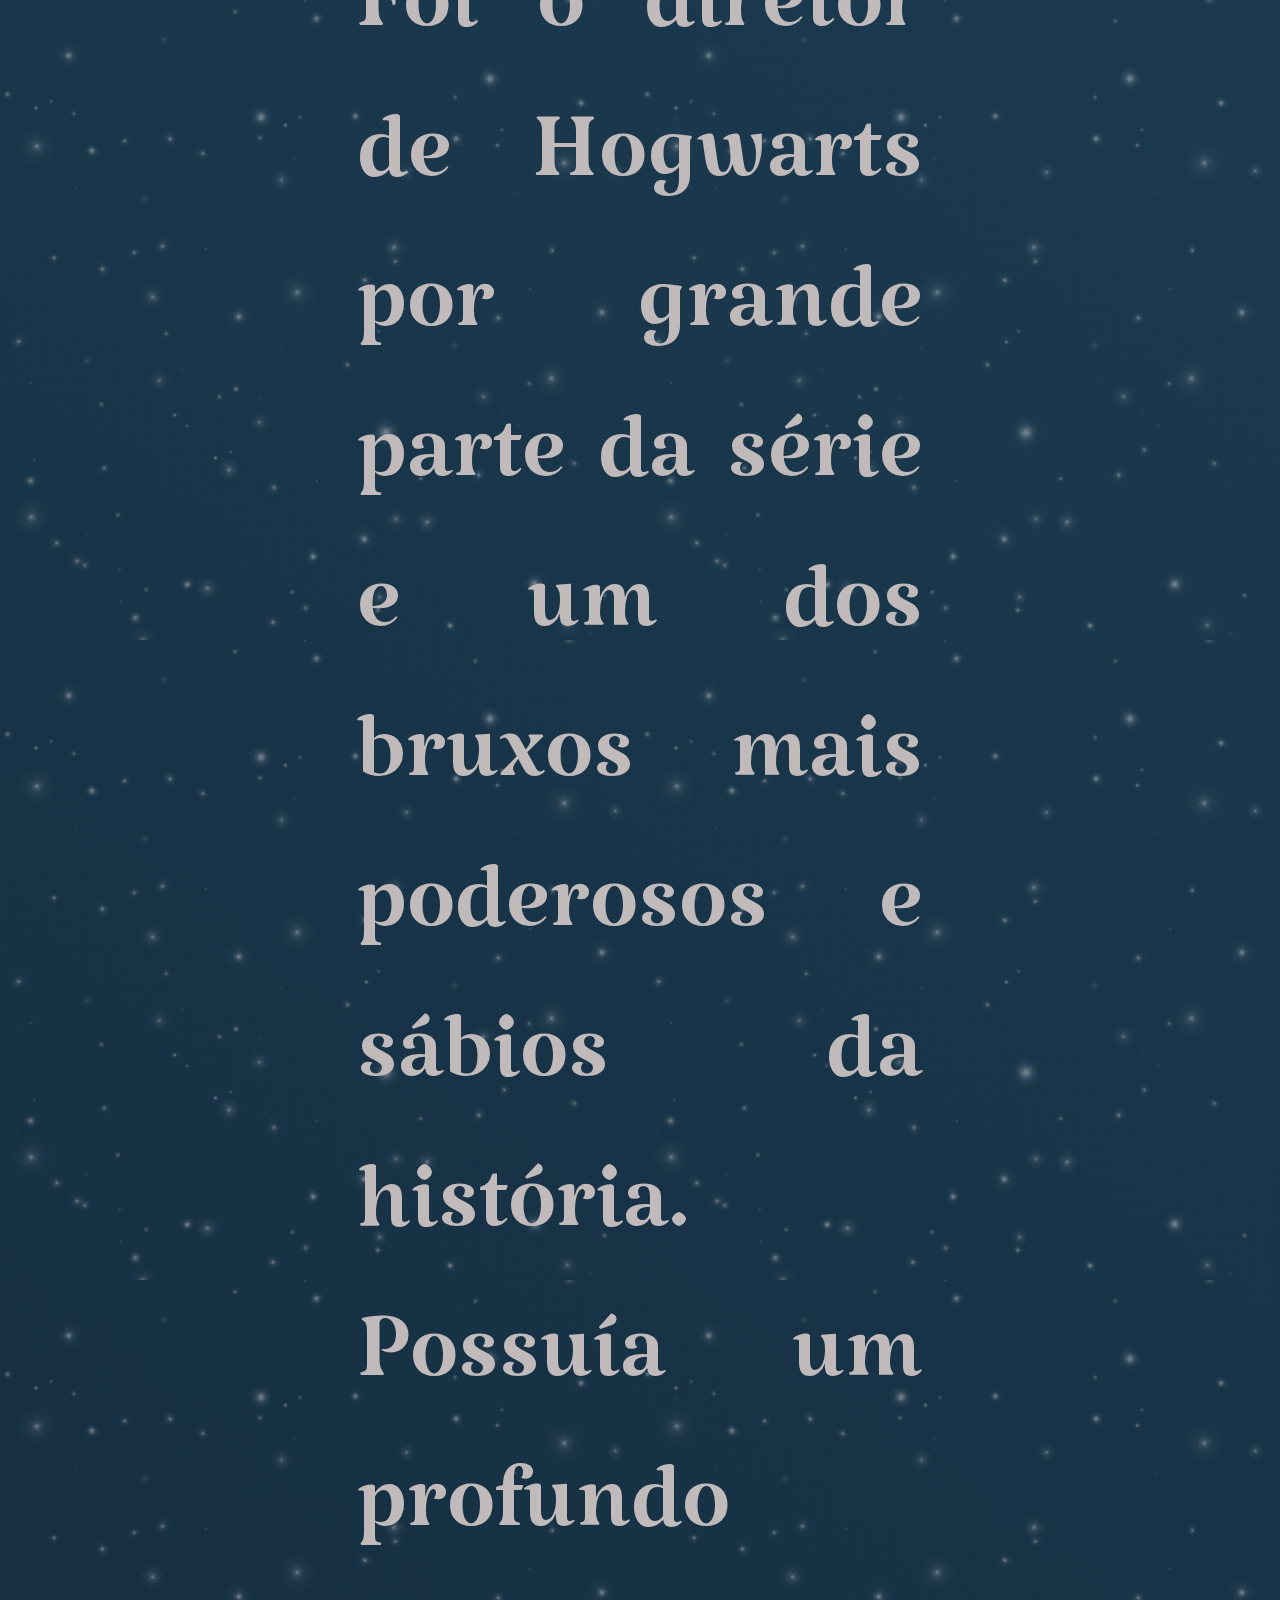
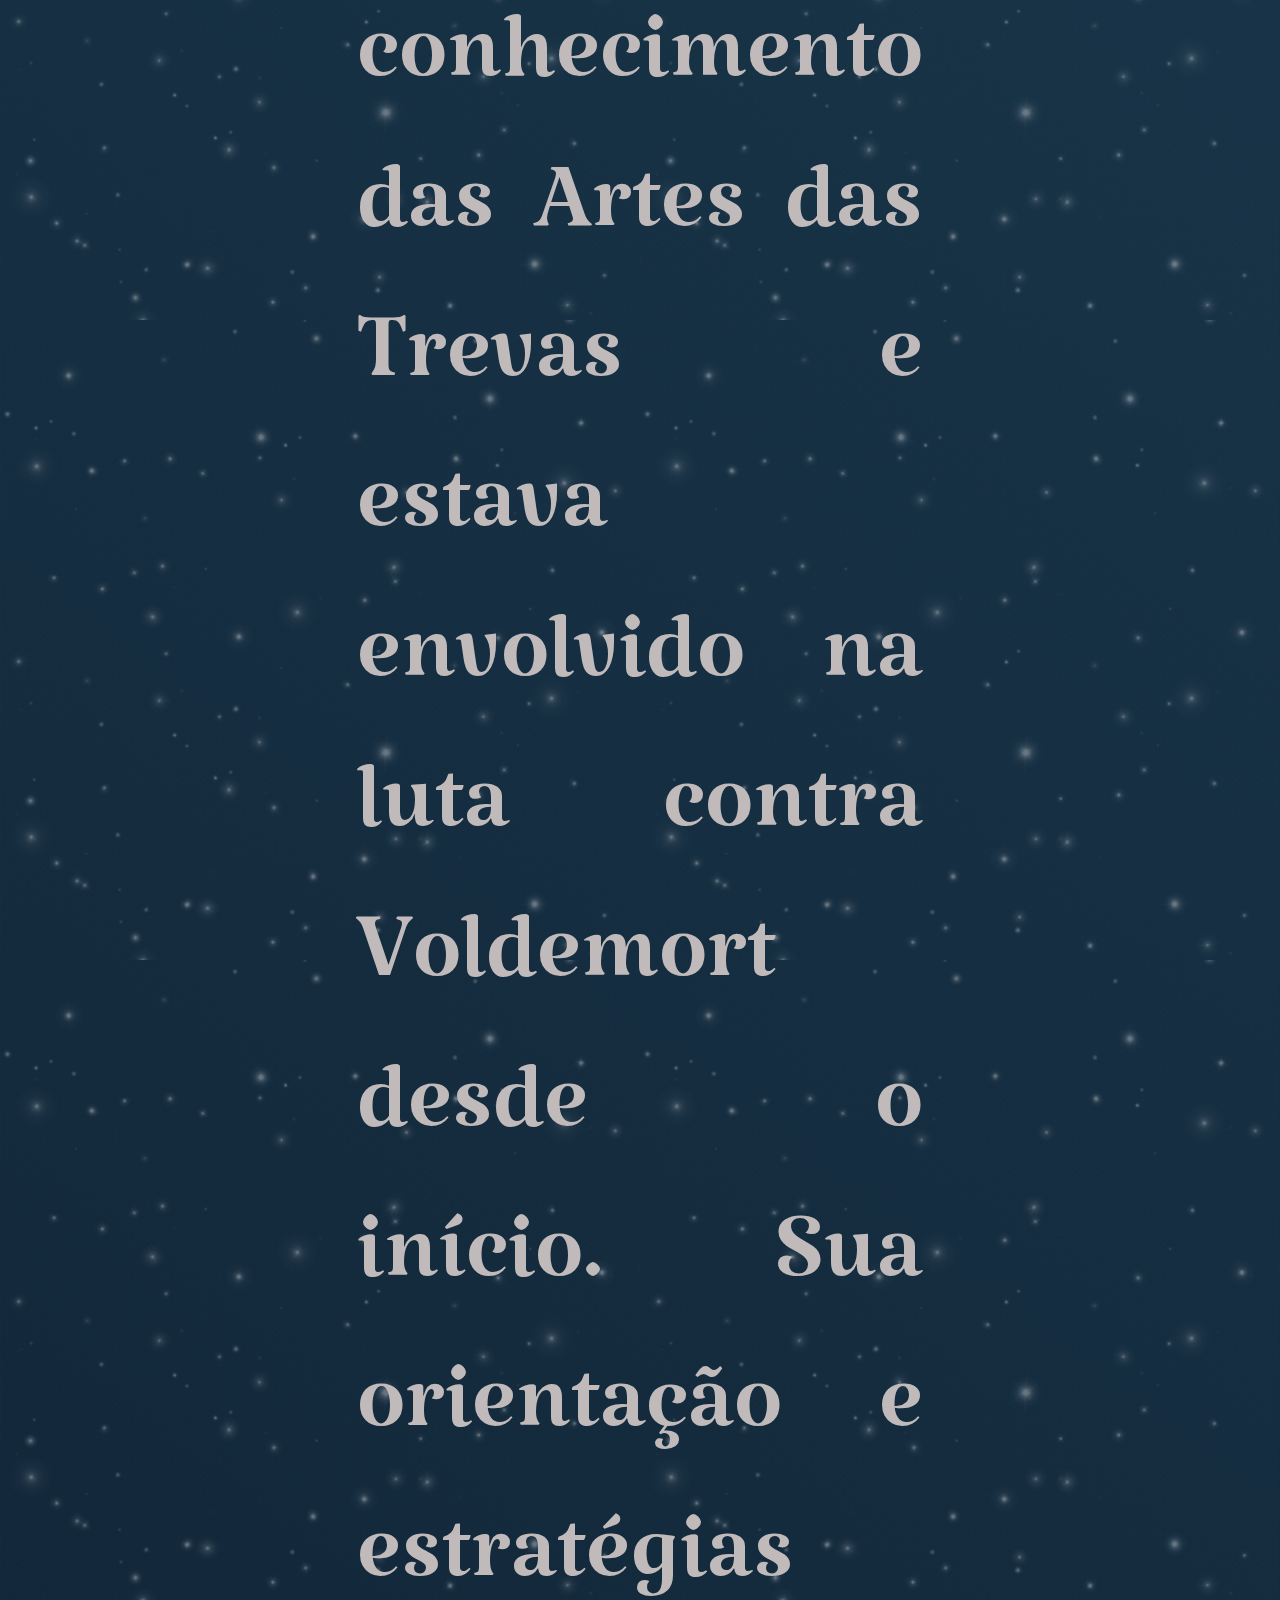
<file: Corvinal.html>
<!DOCTYPE html>
<html lang="PT-BR">
<head>
    <meta charset="UTF-8">
    <meta name="viewport" content="width=device-width, initial-scale=1.0">
    <link rel="stylesheet" href="casas.css">

    <title>Casa Corvinal</title>
</head>
<body class="Corvinal">
    
<nav class="container-img">
        <a  href="#index.html"><img class="img-casas"  src="imagens/Foto-Corvinal.png.png" alt="imagem da casa Corvinal"></a>
</nav>
    
    <br><br><br>

    <h1>Corvinal</h1>

    <div>
        <p>A Corvinal, uma das quatro casas de Hogwarts, é representada por uma águia, símbolo de sabedoria e inteligência. Suas cores são azul e prata, ligadas ao elemento ar. O azul reflete as penas da águia, enquanto o prata representa sua majestade e visão aguçada. Esses aspectos destacam a busca pelo conhecimento e a criatividade dos membros da Corvinal.
        </p>

            <p>A Corvinal valoriza a inteligência, a sabedoria e a criatividade. Seus membros são curiosos, analíticos e buscam constantemente o conhecimento e a compreensão. A casa incentiva o pensamento crítico e a originalidade, promovendo um ambiente onde a busca pelo aprendizado e a inovação são altamente apreciadas.
            </p>
    </div>

    <br><br><br>

    <h1>Personagens mais conhecidos</h1>

    <div class="content">
        <div class="slides">
            <input type="radio" name="slide" id="slide1" checked>
            <input type="radio" name="slide" id="slide2">
            <input type="radio" name="slide" id="slide3">

            <div class="slide s1">
                <a><img class="conteudo-img-slide" src="imagens/Dumbledore.jpeg" alt="imagem do Harry potter"></a>

            </div>
            <div class="slide">
                <a><img class="conteudo-img-slide" src="imagens/Luna.jpeg" alt="imagem da Hermione"></a>
                
            </div>
            <div class="slide">
                <a><img class="conteudo-img-slide" src="imagens/Gilderoy.jpeg" alt="imagem do Rony"></a>
                
            </div>

            <div class="navigation"> 
                <label class="bar-4" for="slide1"></label>
                <label class="bar-4" for="slide2"></label>
                <label class="bar-4" for="slide3"></label>
               
            </div>
 
        
        </div>

    </div>

    <p>Albus Dumbledore: 

        Foi o diretor de Hogwarts por grande parte da série e um dos bruxos mais poderosos e sábios da história.
        Possuía um profundo conhecimento das Artes das Trevas e estava envolvido na luta contra Voldemort desde o início.
        Sua orientação e estratégias foram cruciais para o sucesso de Harry Potter na batalha final.

    </p>

        <p>Gilderoy Lockhart:
            
            Foi o Professor de Defesa Contra as Artes das Trevas e autor de vários livros sobre suas supostas aventuras.
            Sua fama foi baseada em enganos e memórias encantadas, e ele acabou sendo desmascarado como um fraudador.
            Suas falhas e extravagâncias fornecem um alívio cômico na série.
        </p>

            <p>Luna Lovegood:
                
                É conhecida por sua visão única e crença em criaturas mágicas e teorias não convencionais.
                Foi uma membro importante da Armada de Dumbledore e ajudou Harry e seus amigos em várias ocasiões.
                Sua personalidade excêntrica e otimista traz uma perspectiva interessante para o grupo de protagonistas.
            </p>

        <h1>Patrono dos Personagens</h1>

        <div class="content">
            <div class="slides">
                <input type="radio" name="slide" id="slide1-1" checked>
                <input type="radio" name="slide" id="slide2-2">
                <input type="radio" name="slide" id="slide3-3">
    
                <div class="slide s1">
                    <a><img class="conteudo-img-slide" src="imagens/Patrono-Fenix.jpg" alt="imagem do Harry potter"></a>
    
                </div>
                <div class="slide">
                    <a><img class="conteudo-img-slide" src="imagens/nao-explicito.jpeg" alt="imagem da Hermione"></a>
                    
                </div>
                <div class="slide">
                    <a><img class="conteudo-img-slide" src="imagens/nao-explicito.jpeg" alt="imagem do Rony"></a>
                    
                </div>
    
                <div class="navigation"> 
                    <label class="bar-4" for="slide1-1"></label>
                    <label class="bar-4" for="slide2-2"></label>
                    <label class="bar-4" for="slide3-3"></label>
                   
                </div>
     
            
            </div>
    
        </div>



    <div>
        <p>Albus Dumbledore: Fênix, o patrono de Dumbledore reflete a sua capacidade de renascer das cinzas e a sua profunda sabedoria, além de estar relacionado à sua própria Fênix de estimação, Fawkes.
        </p>

            <p>Gilderoy Lockhart: Não é explicitamente mencionado, Lockhart é mais conhecido por suas fraudes e exageros, e seu patrono não é mencionado, possivelmente refletindo sua natureza egocêntrica e superficial.
            </p>

                <p>Luna Lovegood: Não é explicitamente mencionado, embora o patrono de Luna não seja conhecido, sua visão única e seu espírito livre podem sugerir um patrono que simbolize a criatividade e a originalidade.
                </p>
    </div>

</body>
</html>
</file>
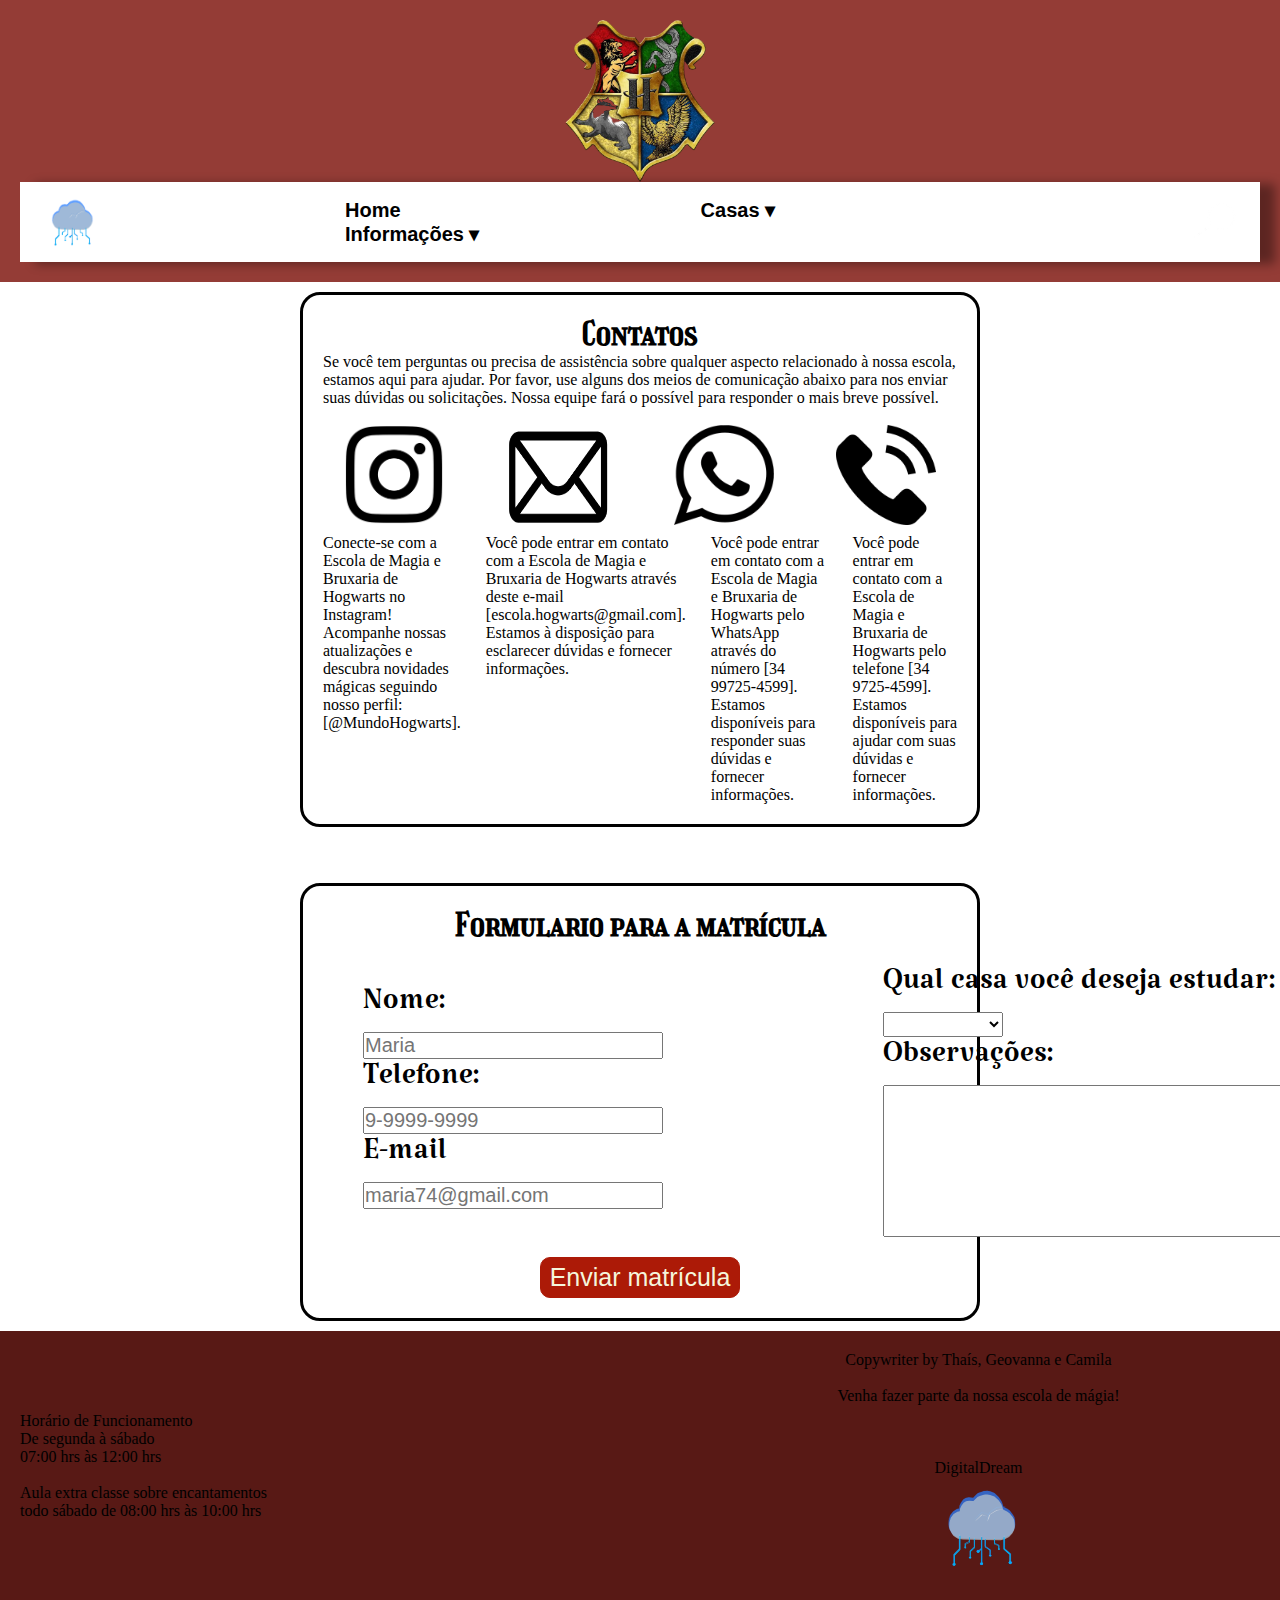
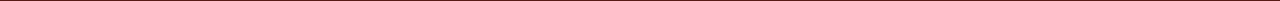
<file: formulario.html>
<!DOCTYPE html>
<html lang="PT-BR">
<head>
    <meta charset="UTF-8">
    <meta name="viewport" content="width=device-width, initial-scale=1.0">
    <title>Document</title>
    <link rel="stylesheet" href="styleformulario.css">
</head>
<body>

    <div id="body-cima"> 
        <header>
    
            <a href="index.html"><img class="imagemLogo"src="imagens/logo.png" alt="logo"> </a>
            <nav role="navigation" class="primary-navigation">
                <div class="cab">
                
                    <img class="logocab" src="imagens/bitmap.png" alt="">
    
    
                <ul class="abas">    
                    <li><a class="aba" href="index.html">Home</a></li>
                    <li><a class="aba" href="#"> Casas  &dtrif;</a>
                        <ul class="dropdown">
                            <li><a href="Grifinoria.html"> Grifinoria</a></li>
                            <li><a href="Lufa-Lufa.html">Lufa-Lufa</a></li>
                            <li><a href="Sonserina.html"> Sonserina</a></li>
                            <li><a href="Corvinal.html">Corvinal</a></li>
                        </ul> 
                    </li>
                    <li><a class="aba" href="#"> Informações &dtrif;</a>
                        <ul class="dropdown">
                            <li><a href="contrato.html">Contrato</a></li>
                            <li><a href="formulario.html">Contatos</a></li>
                        </ul> 
                </ul>    
                    <img class="lupa" class="pesquisa" src="imagens/lupa (1).png" alt="">
                
                </div>
              </nav>
    
            
        </header>
    
    </div> 

    <div class="conteudogeral"> 
    
        <h1>Contatos</h1>
    
        <p> Se você tem perguntas ou precisa de assistência sobre qualquer aspecto relacionado à nossa escola, estamos aqui para ajudar. Por favor, use alguns dos meios de comunicação abaixo para nos enviar suas dúvidas ou solicitações. Nossa equipe fará o possível para responder o mais breve possível. </p>

        <br>
    
            <div class="arrumacaogeral">
                <div class="arrumarImagem">
        
        <a href="https://www.instagram.com/geo__s4nts"><img class="tamanhoImagem"src="imagens/instagram.png" alt="logo do instagram"> </a>
    
    
        <a href="mailto:geovannasantosreis15@gmail.com"><img id="email-arrumar"  class="tamanhoImagem"src="imagens/email.png" alt="logo do email"></a>
    
    
        <a href="https://linkwhats.app/622cf2"><img class="tamanhoImagem" src="imagens/whatsapp.png" alt="logo do whatsapp"> </a>
    
        <a href="tel+553499754599"><img class="tamanhoImagem"src="imagens/telefone.png" alt="logo do telefone"> </a>
    
    </div>
    <div class="arrumarTexto">
    
        <p> Conecte-se com a Escola de Magia e Bruxaria de Hogwarts no Instagram!  Acompanhe nossas atualizações e  descubra novidades mágicas seguindo nosso perfil: [@MundoHogwarts].</p>
    
        <p >Você pode entrar em contato com a Escola de Magia e Bruxaria de Hogwarts através deste e-mail [escola.hogwarts@gmail.com]. Estamos à disposição para esclarecer dúvidas e fornecer informações.</p>
    
     <p>Você pode entrar em contato com a Escola de Magia e Bruxaria de Hogwarts pelo WhatsApp através do número [34 99725-4599]. Estamos disponíveis para responder suas dúvidas e fornecer informações.</p>
    
            <p> Você pode entrar em contato com a Escola de Magia e Bruxaria de Hogwarts pelo telefone [34 9725-4599]. Estamos disponíveis para ajudar com suas dúvidas e fornecer informações.</p>
        </div>
    
        </div>
        </div>
    
<br><br>
    

    <div class="conteudogeral">

        <h1>Formulario para a matrícula </h1>

        <div class="arrumarGeral">
            
    <div class="arrumarFormulario">
       
    <form class="arrumarFormulario" method="" id="" action="">
       
        <label for=""> Nome:</label>
        <input type="text" placeholder="Maria">
        <label for="">Telefone:</label>
        <input type="number" placeholder="9-9999-9999">
        <label for="">E-mail</label>
        <input type="email" placeholder="maria74@gmail.com">
    </div>
    
        <div class="arrumarFormulario-escolha">

        <label for="">Qual casa você deseja estudar:</label>

        <select id="arrumarOpcoes"name="" id="">

            <option value=""></option>
            <option value="">Sonserina</option>
            <option value="">Grifinoria</option>
            <option value="">Lufa-Lufa</option>
            <option value="">Corvinal</option>


        </select>
    
            <label for=""> Observações:</label>
        
            <textarea name="" id="quadro" rows="10" cols="100">   </textarea>
        </div>

        </form>

        
        </div>
    
        <div class="botao">

        <button type="button" class="peronalizaBotao"> Enviar matrícula</button>

    </div>

    </div>

<footer>

    <div class="rodape-geral">
        <div class="rodape-alinhar">
    <p>Horário de Funcionamento  <br>  De segunda à sábado <br> 07:00 hrs às 12:00 hrs <br> <br> Aula extra classe sobre encantamentos <br> todo sábado de 08:00 hrs às 10:00 hrs</p>
</div>

<br> <br>
<div>

    <p class="rodape-alinhar2">  Copywriter by Thaís, Geovanna e Camila <br> <br> Venha fazer parte da nossa escola de mágia! <br> <br> <br> <br> DigitalDream <br> <img class="logoempresa" src="imagens/bitmap.svg" alt="logo da empresa"> </p>
</div>

<br><br>


    <div class="Linksrodape">

        <div>
        <p>Instagram das criadoras</p>
    </div>
        <br> <br>


        
        <div class="arrumarEscrita">
            
          
       <a href="https://www.instagram.com/thaisg.castro"> <img class="imagens-logo" src="imagens/instagram.png" alt="logodoinstagram"></a> 
      

    
       <a href="https://www.instagram.com/geo__s4nts"> <img class="imagens-logo" src="imagens/instagram.png" alt="logodoinstagram"></a>
      
    
    
       <a href="https://www.instagram.com/c_marinss"> <img class= "imagens-logo"src="imagens/instagram.png"alt="logodoinstagram"></a>
      

    </div>

    <br>

    <div class="arrumargeral">

    <p class="arrumar-instagramsala">Instagram da sala</p>


<div class="arrumar-instagrancurso">
    <a href="https://www.instagram.com/iftm_tinf.4"> <img class="imagens-logo" src="imagens/instagram.png" alt = "logo do instagram" ></a>
    
</div>

</div>


   
</footer>

</body>
</html>
</file>
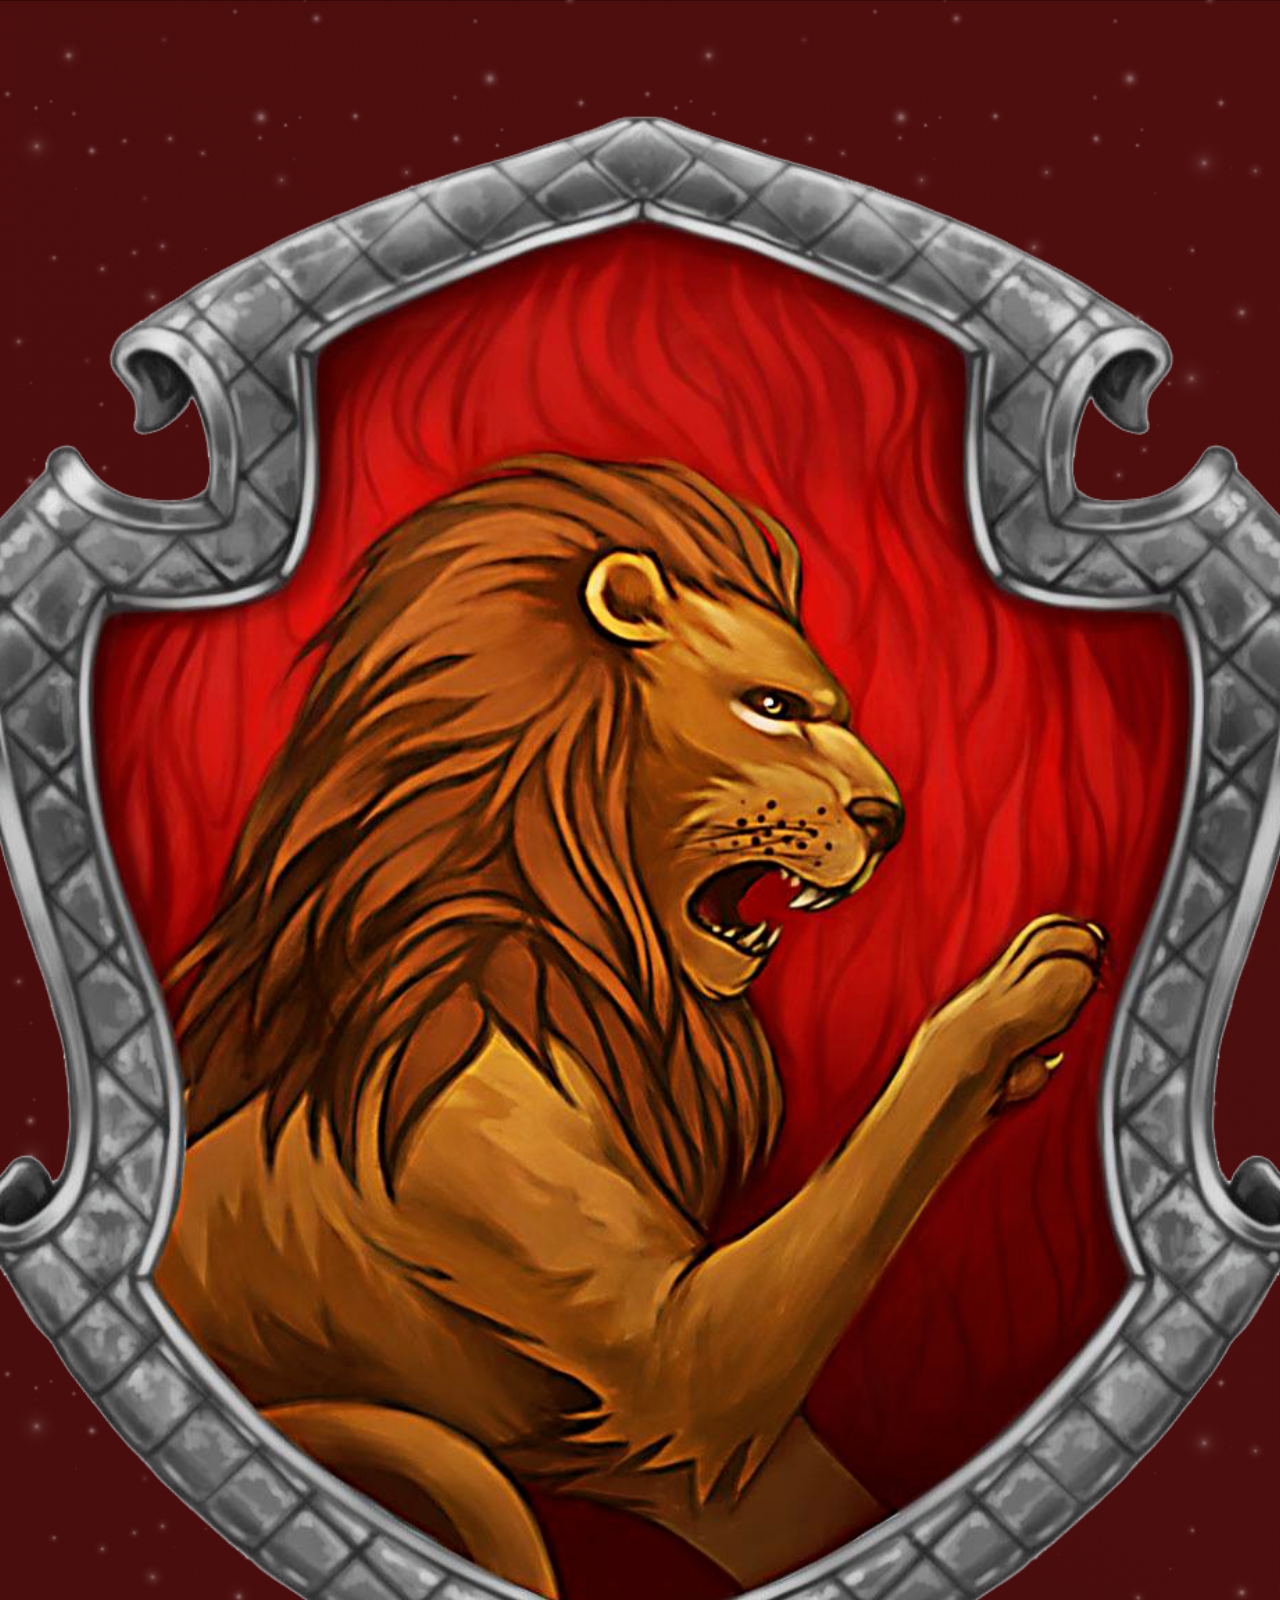
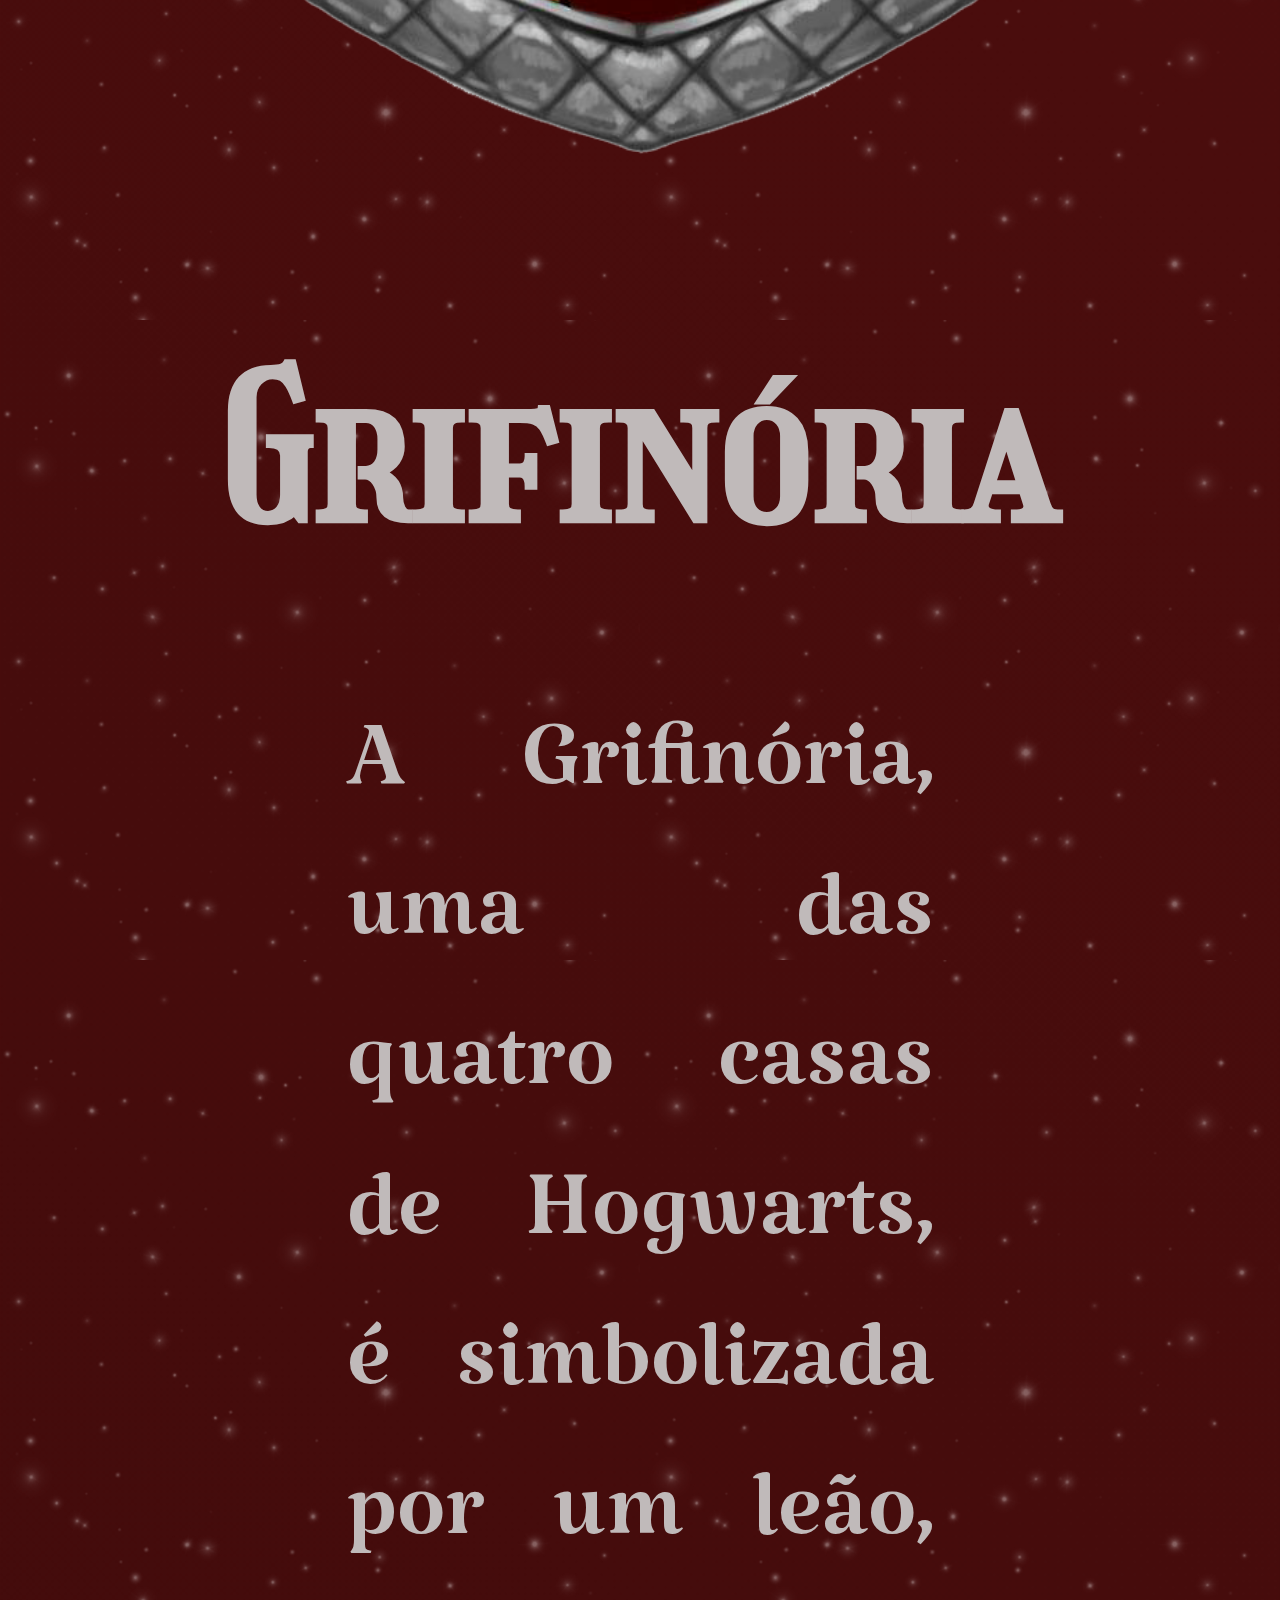
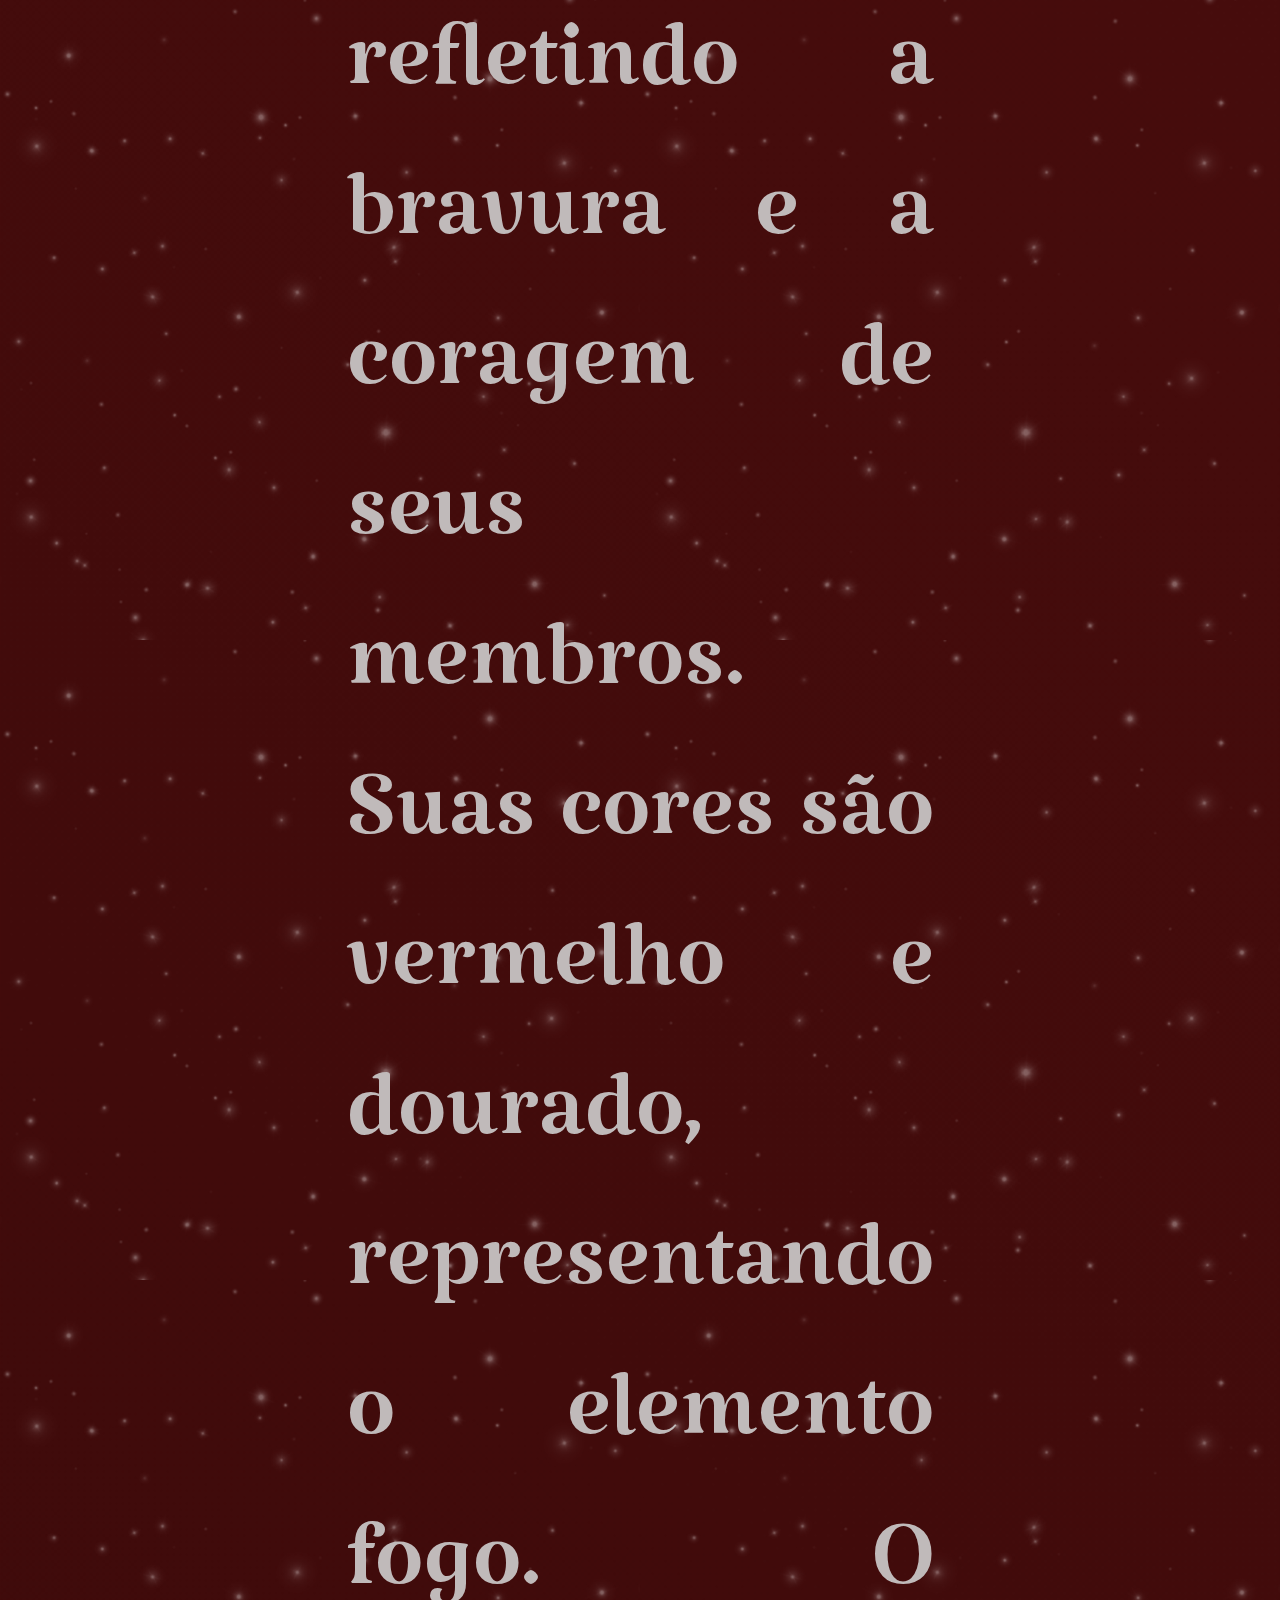
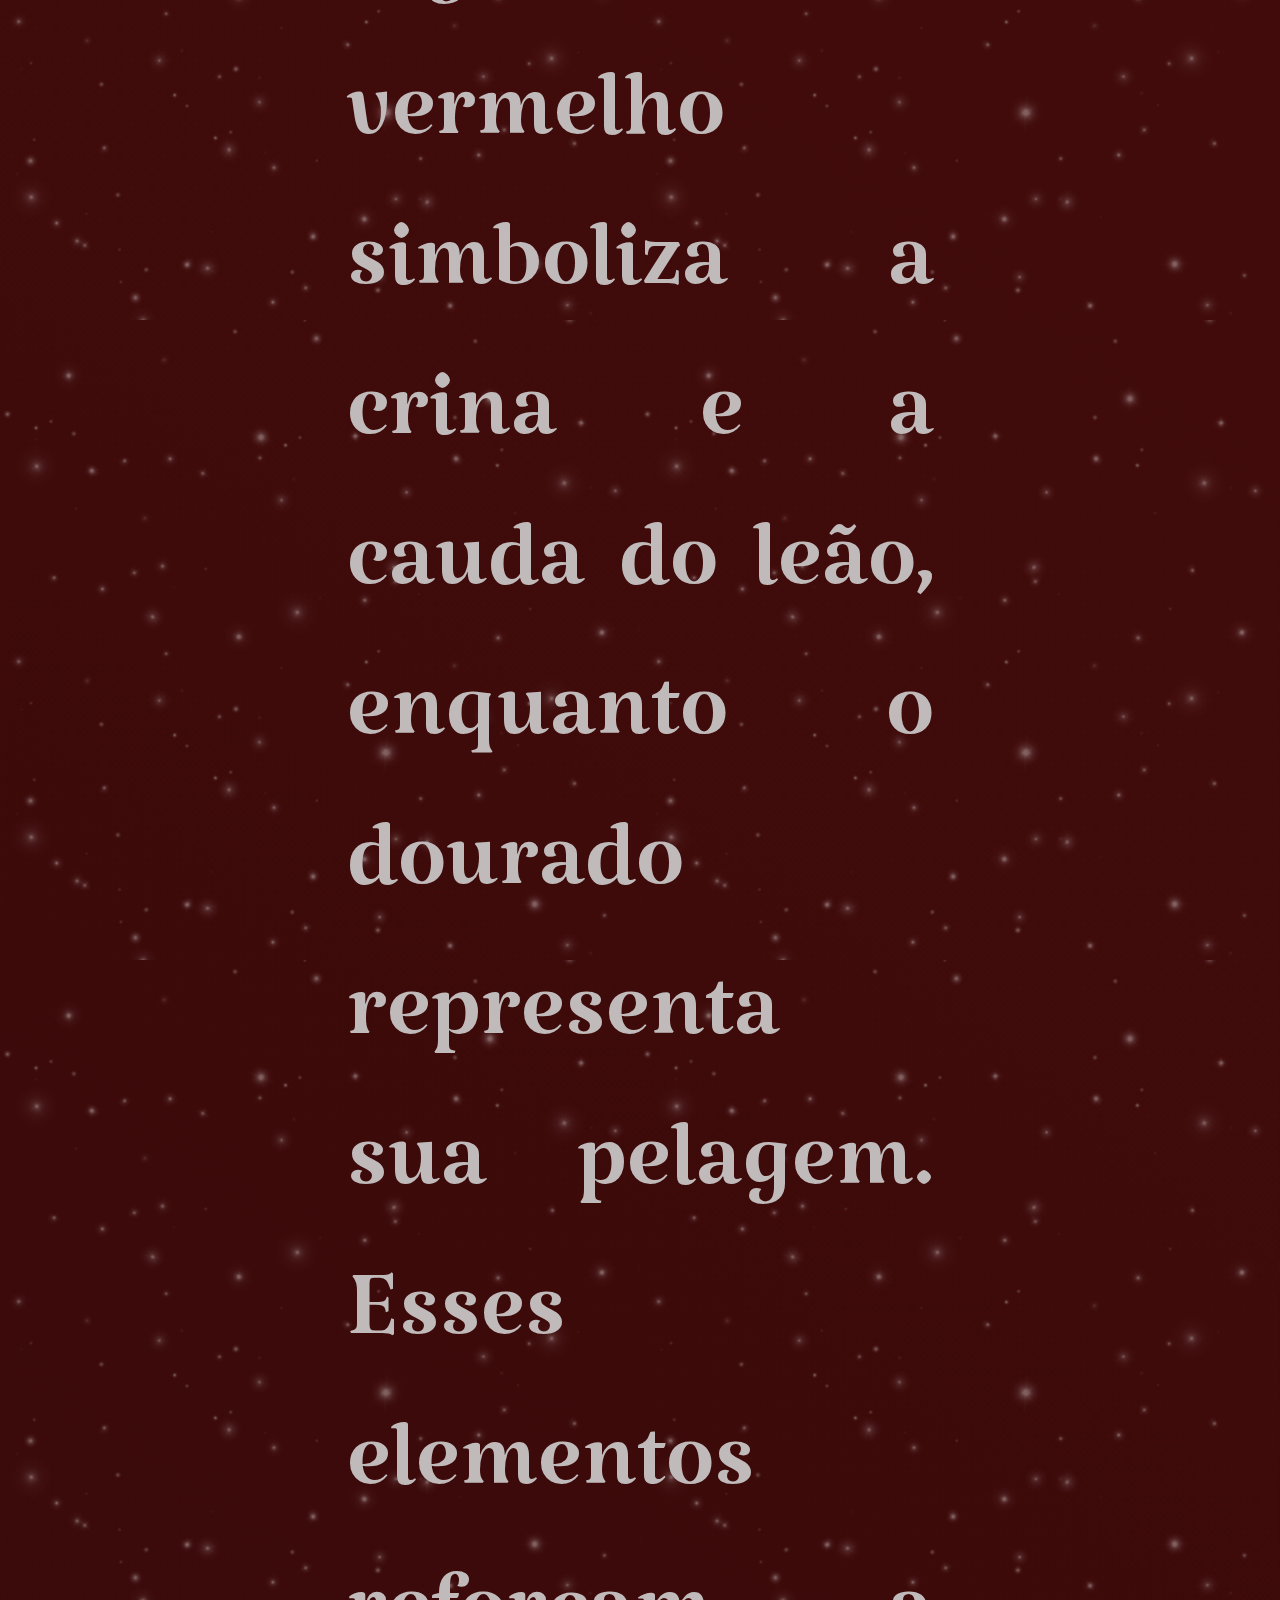
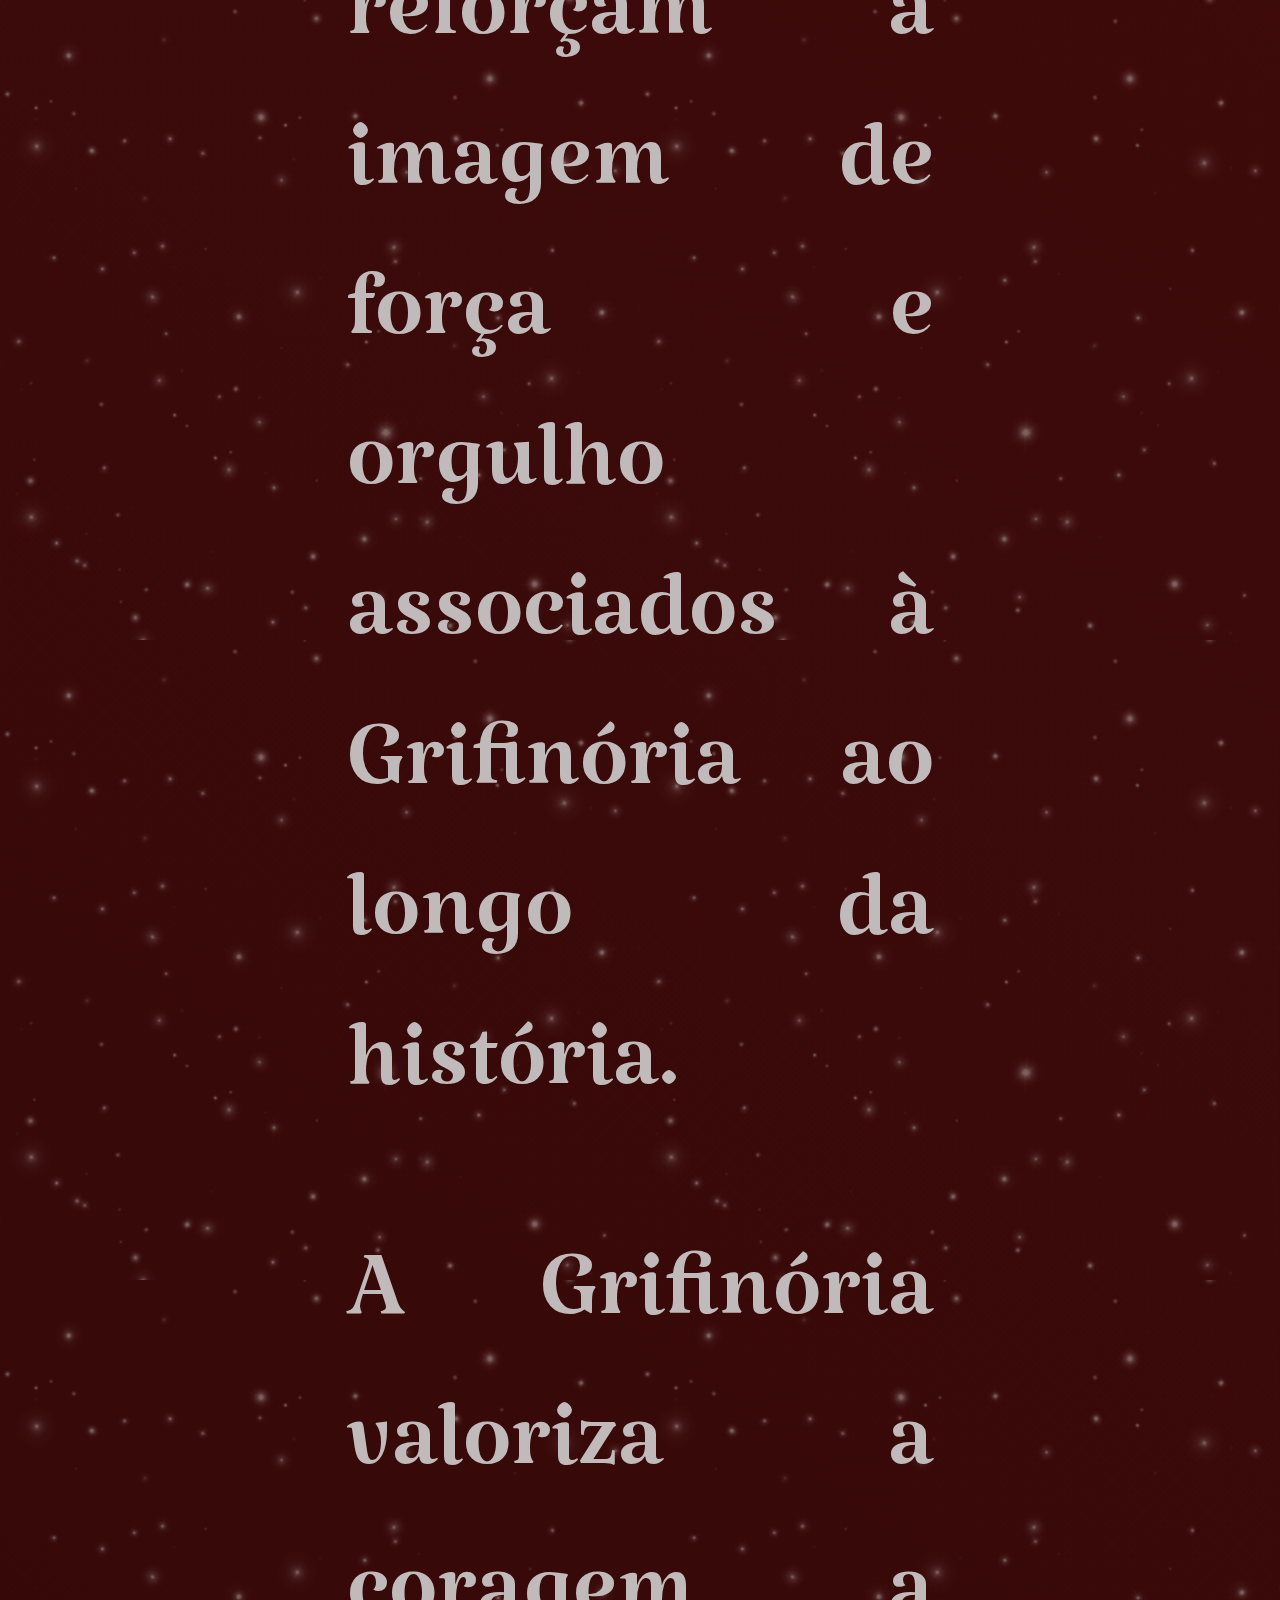
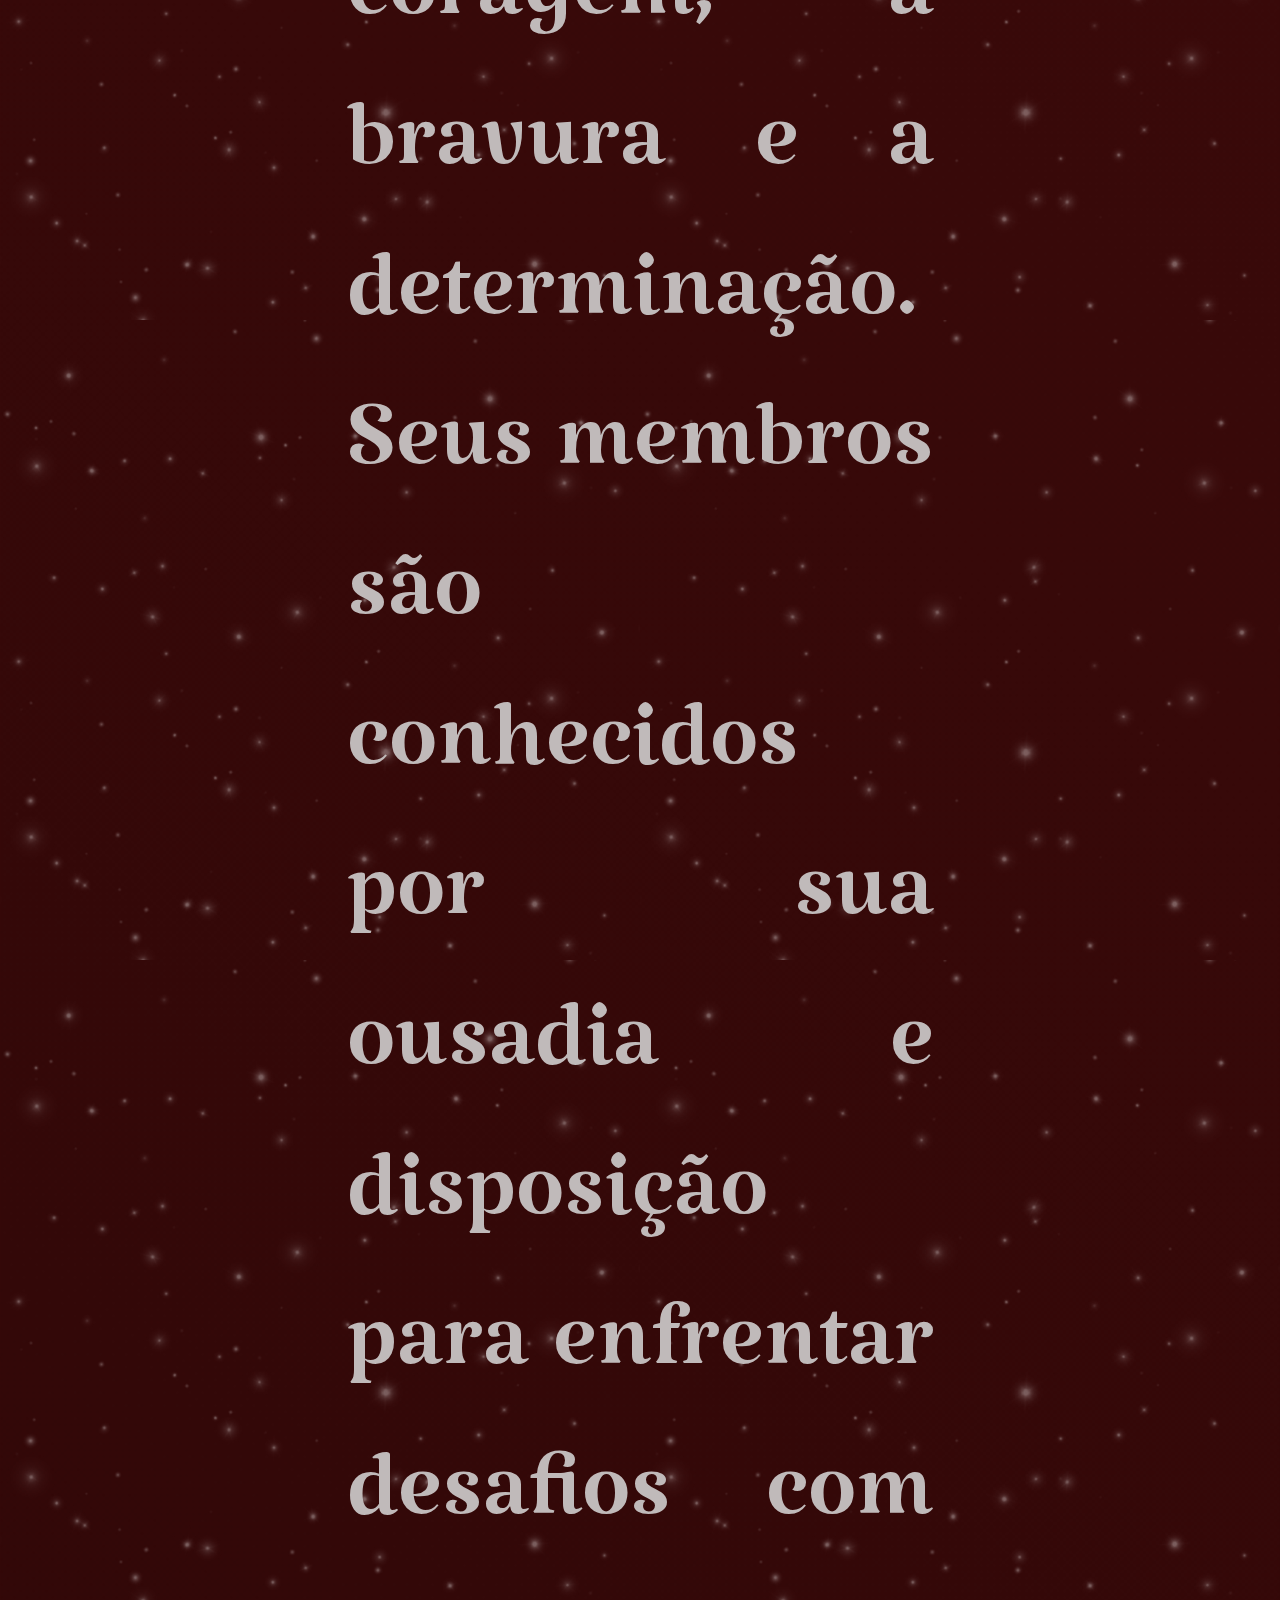
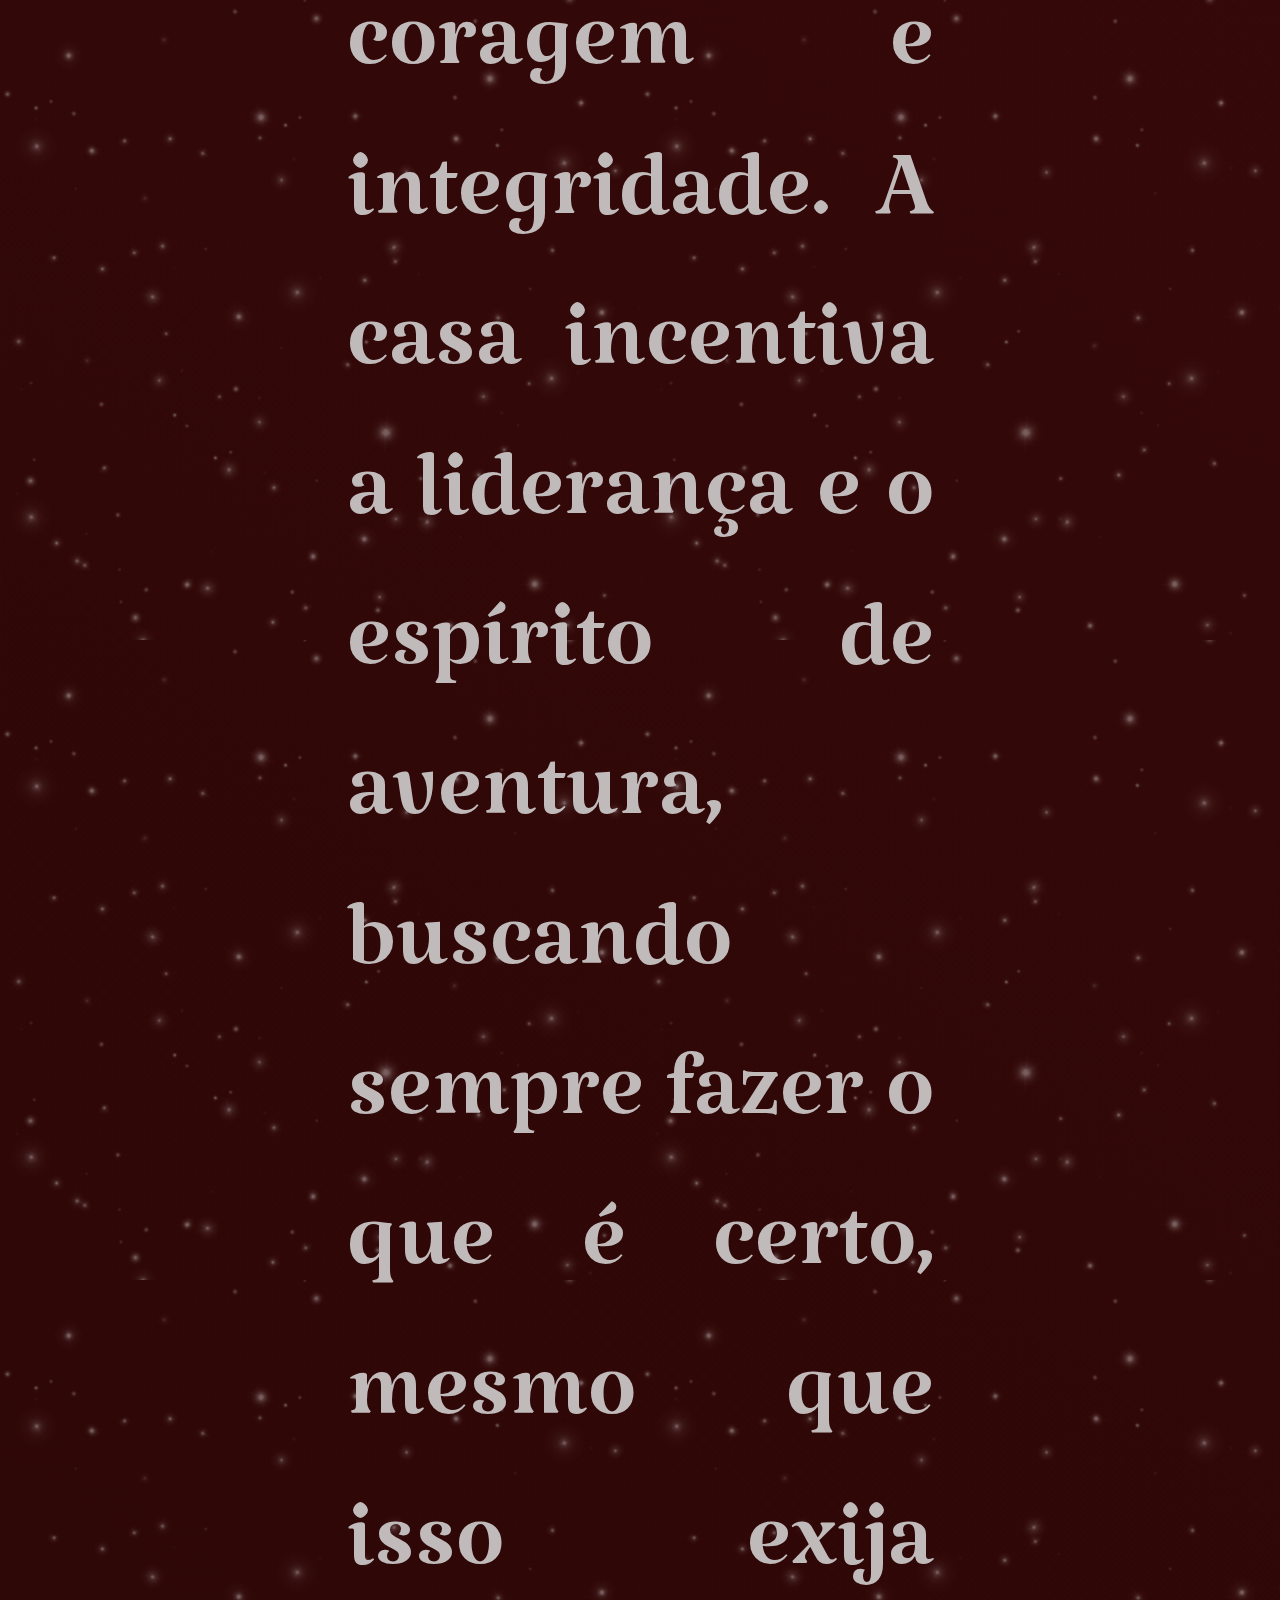
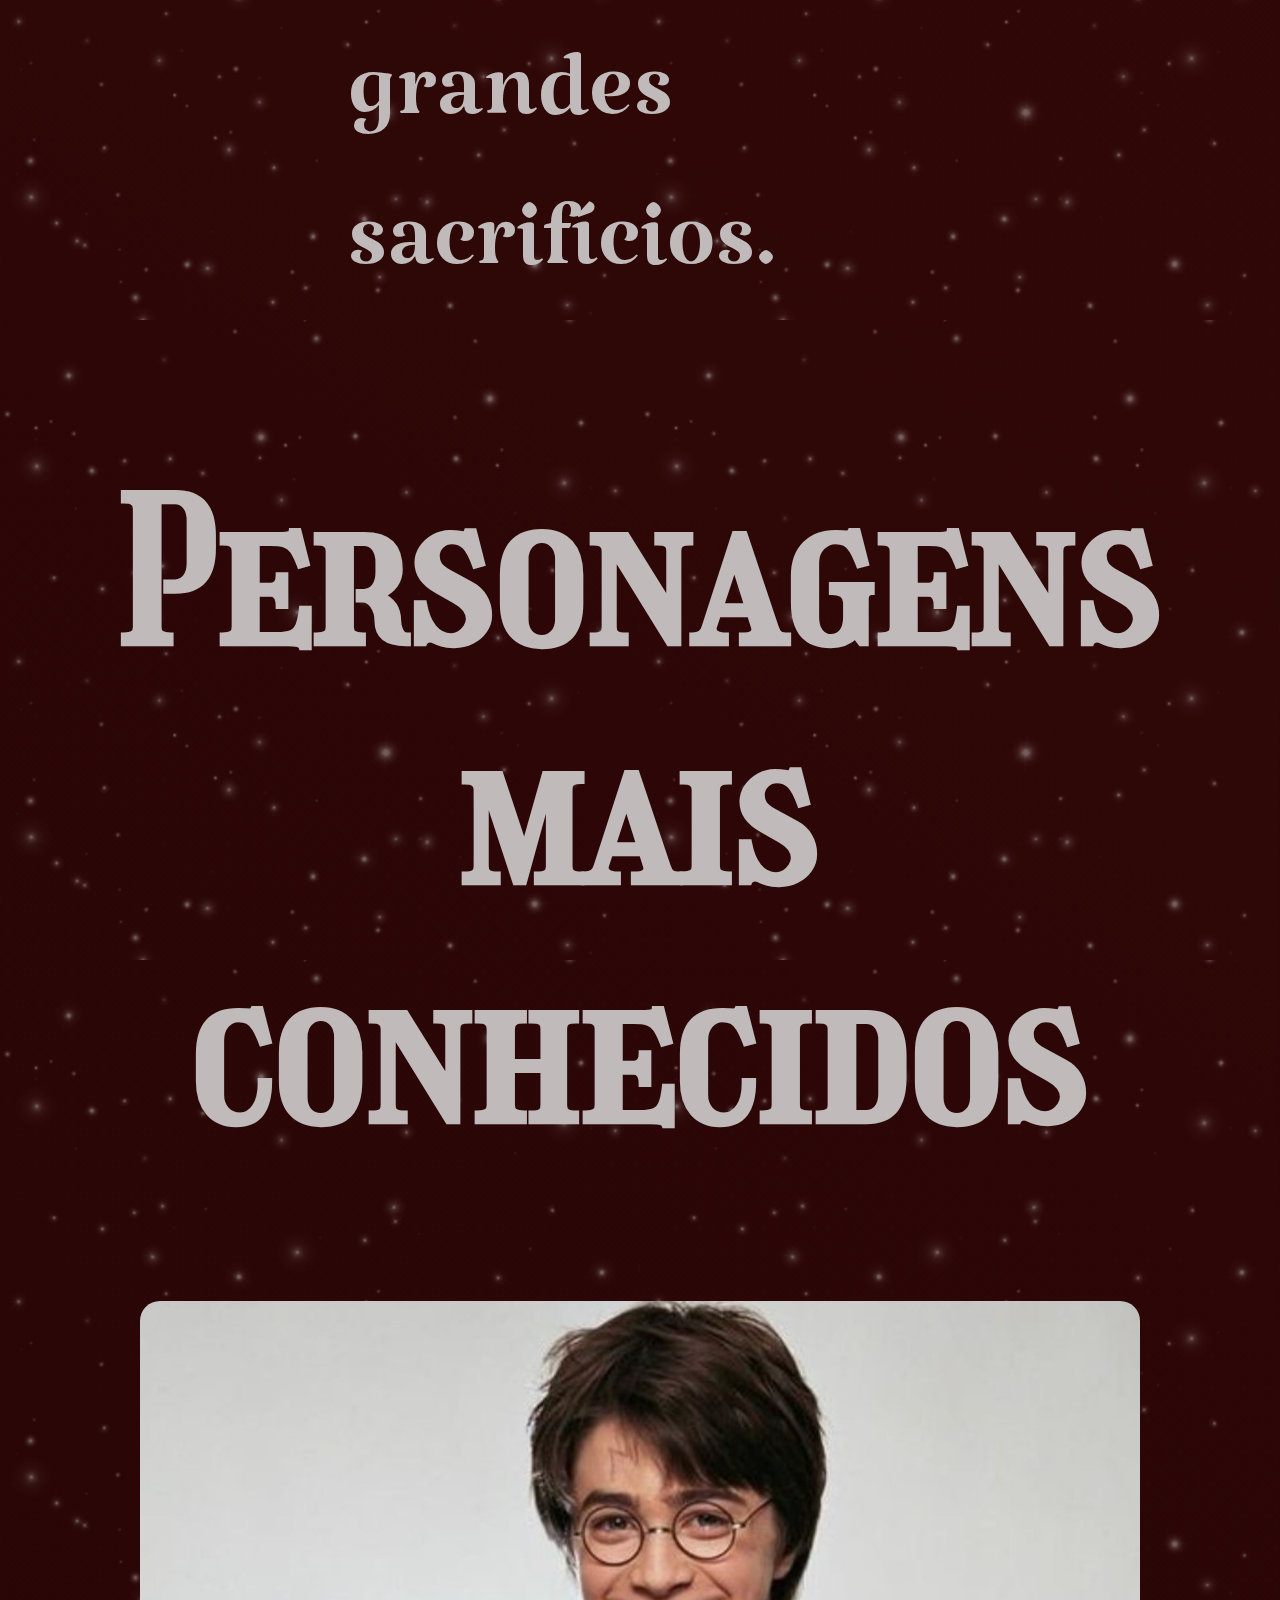
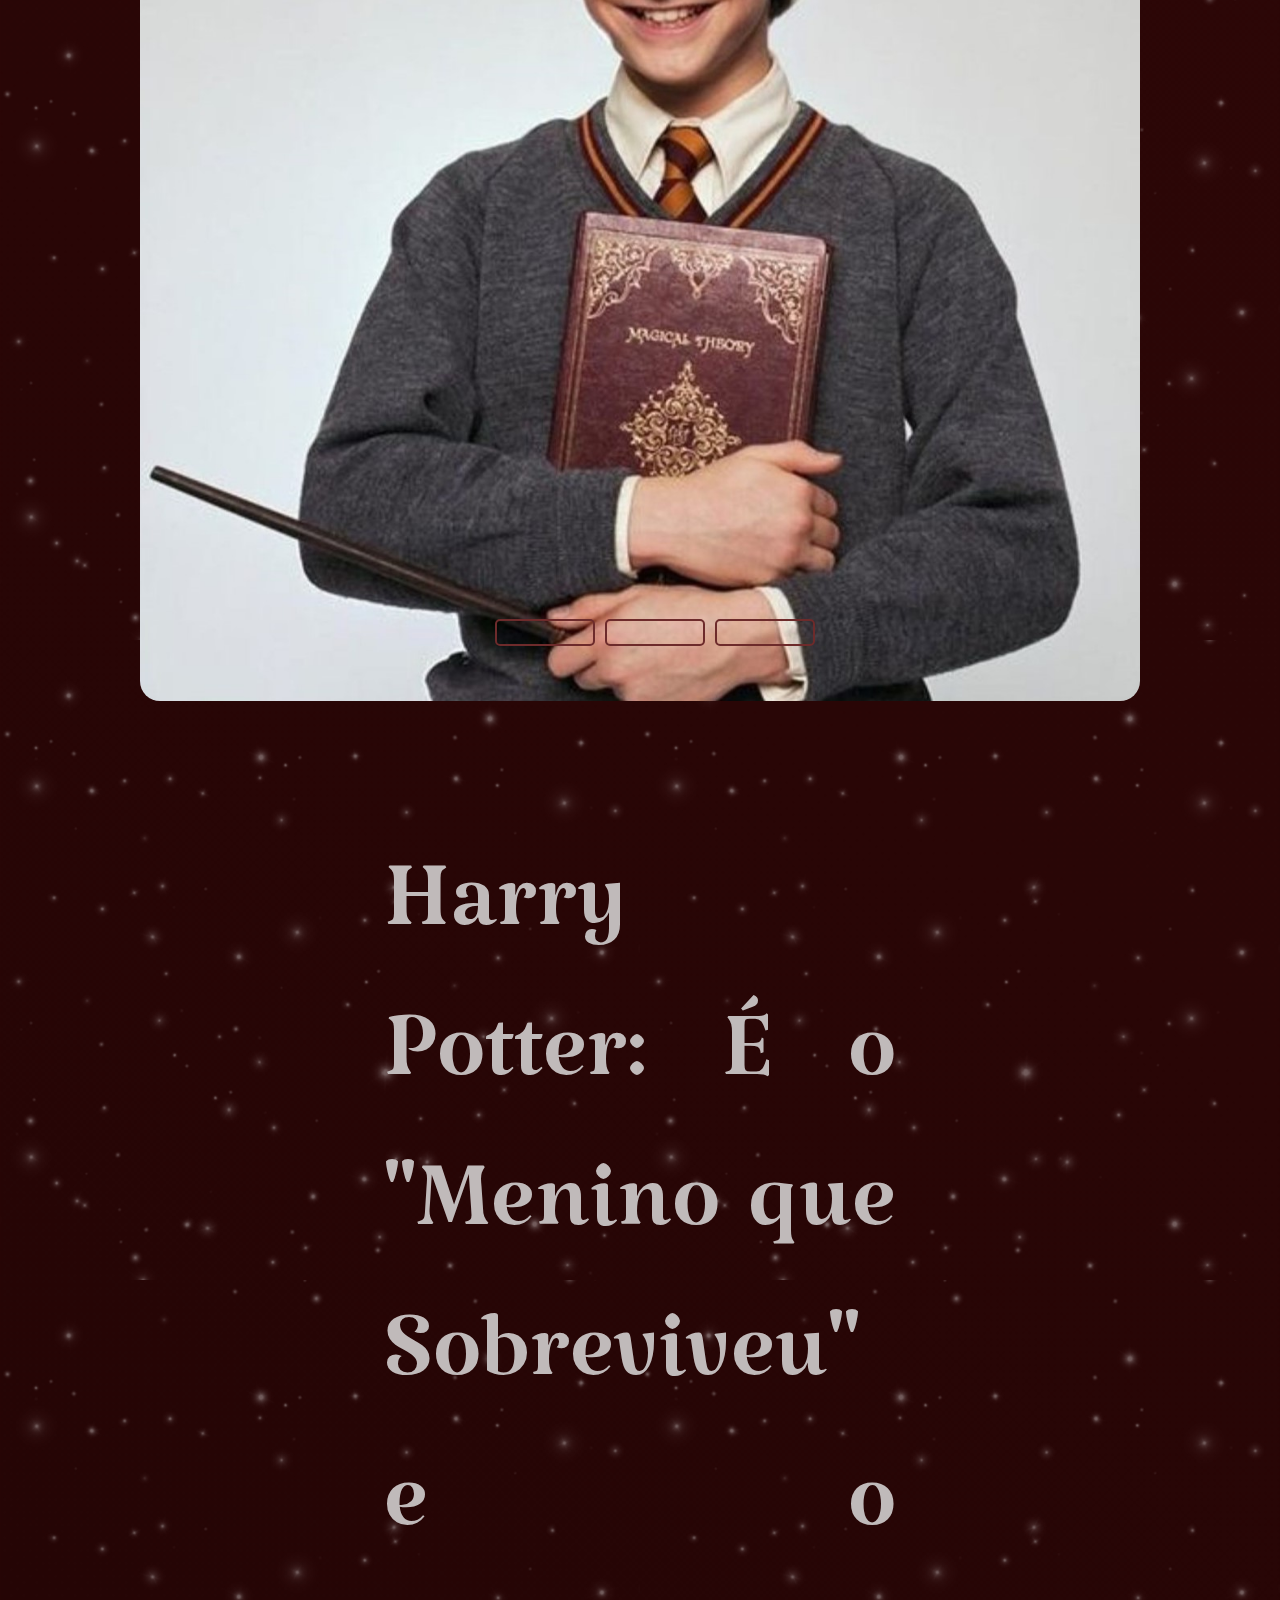
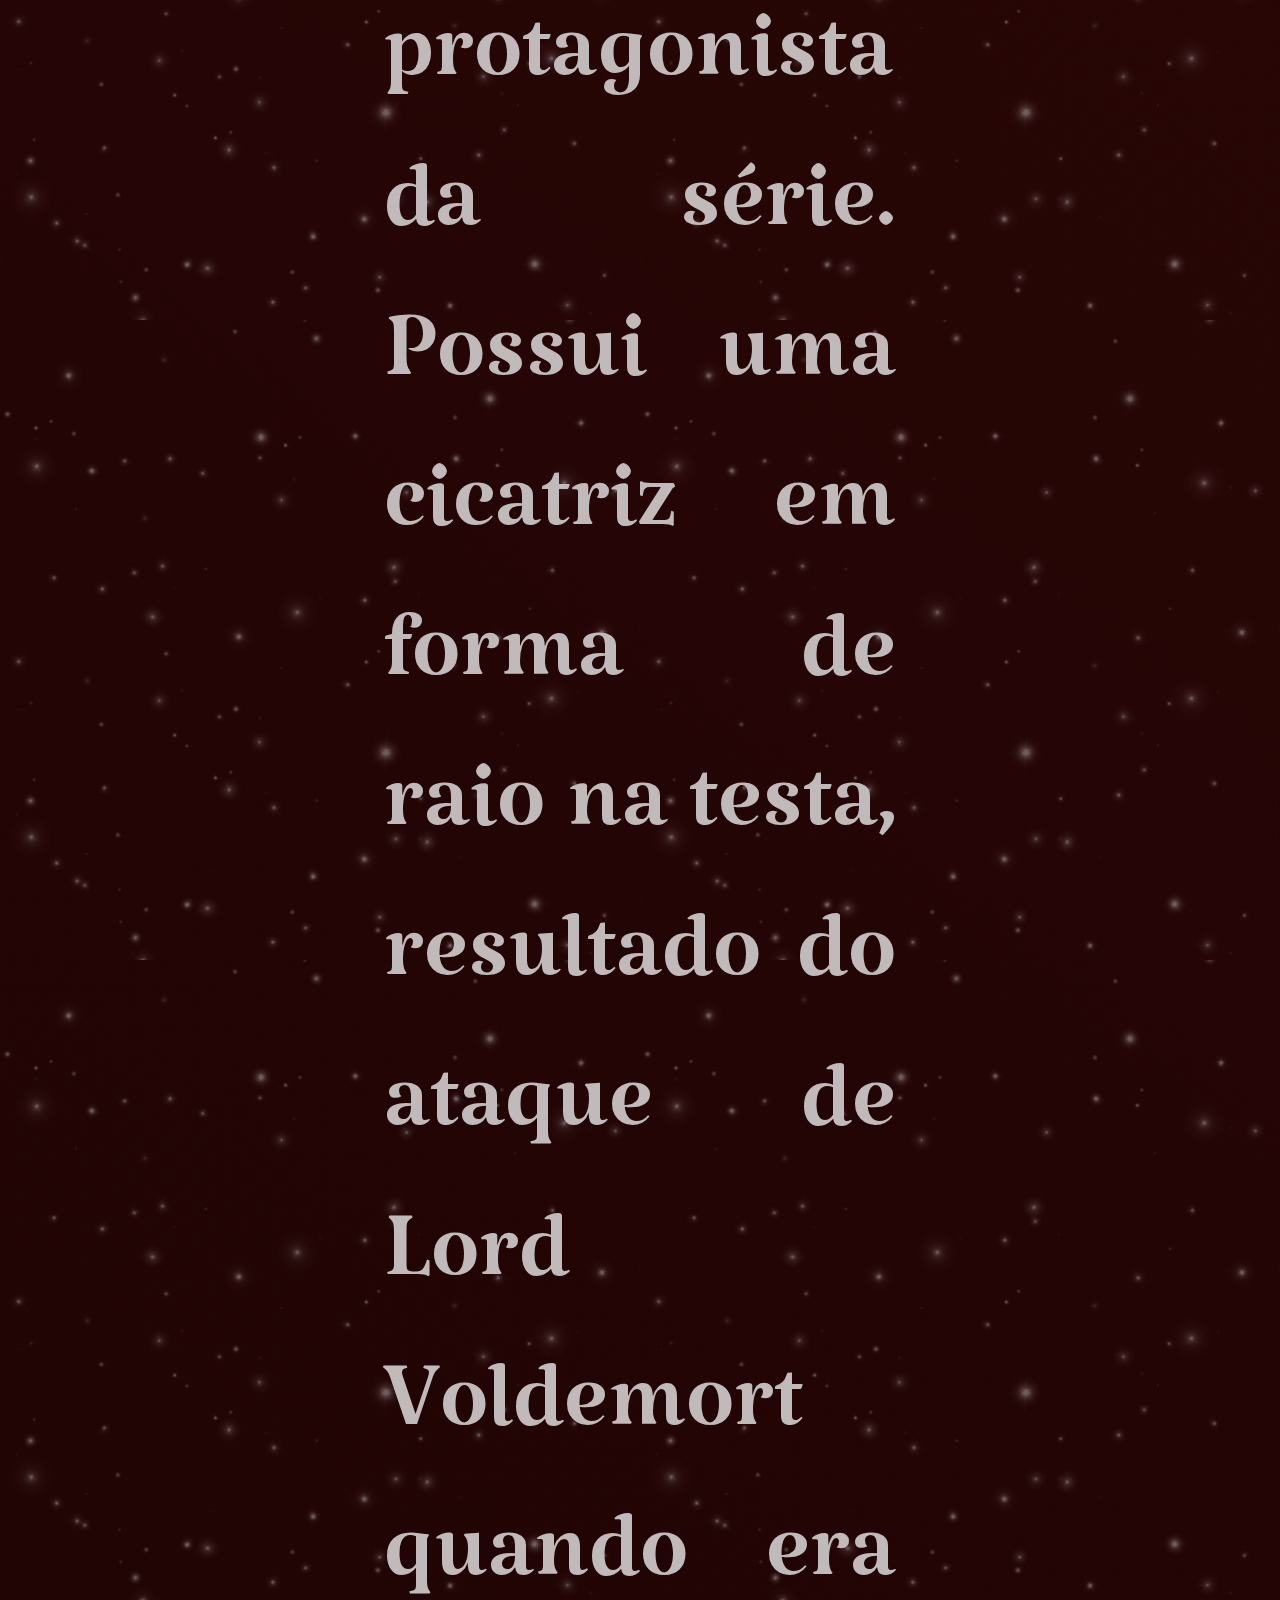
<file: Grifinoria.html>
<!DOCTYPE html>
<html lang="PT-BR">
<head>
    <meta charset="UTF-8">
    <meta name="viewport" content="width=device-width, initial-scale=1.0">
    <link rel="stylesheet" href="casas.css">

    <title>Casa Grifinória</title>
</head>
<body class="Grifinoria">

    
<nav class="container-img">
        <a  href="stylesheet"><img class="img-casas" src="imagens/Foto-Grifinoria.png.png" alt="imagem da casa Grifinória"></a>
</nav>
    
    <h1>Grifinória</h1>

    <div>
        <p>A Grifinória, uma das quatro casas de Hogwarts, é simbolizada por um leão, refletindo a bravura e a coragem de seus membros. Suas cores são vermelho e dourado, representando o elemento fogo. O vermelho simboliza a crina e a cauda do leão, enquanto o dourado representa sua pelagem. Esses elementos reforçam a imagem de força e orgulho associados à Grifinória ao longo da história.
        </p>

            <p>A Grifinória valoriza a coragem, a bravura e a determinação. Seus membros são conhecidos por sua ousadia e disposição para enfrentar desafios com coragem e integridade. A casa incentiva a liderança e o espírito de aventura, buscando sempre fazer o que é certo, mesmo que isso exija grandes sacrifícios.
            </p>
    </div>

    <br><br><br>

    <h1>Personagens mais conhecidos</h1>

    <div class="content">
        <div class="slides">
            <input type="radio" name="slide" id="slide1" checked>
            <input type="radio" name="slide" id="slide2">
            <input type="radio" name="slide" id="slide3">

            <div class="slide s1">
                <a><img class="conteudo-img-slide" src="imagens/Harry.jpeg" alt="imagem do Harry potter"></a>

            </div>
            <div class="slide">
                <a><img class="conteudo-img-slide" src="imagens/Hermione.jpeg" alt="imagem da Hermione"></a>
                
            </div>
            <div class="slide">
                <a><img class="conteudo-img-slide" src="imagens/Rony.jpeg" alt="imagem do Rony"></a>
                
            </div>

            <div class="navigation"> 
                <label class="bar" for="slide1"></label>
                <label class="bar" for="slide2"></label>
                <label class="bar" for="slide3"></label>
               
            </div>
 
        
        </div>

    </div>

    <p>Harry Potter:

        É o "Menino que Sobreviveu" e o protagonista da série.
        Possui uma cicatriz em forma de raio na testa, resultado do ataque de Lord Voldemort quando era bebê.
        É conhecido por suas habilidades excepcionais em Quidditch e sua coragem em enfrentar o lado das Trevas.
    </p>

        <p>
            Hermione Granger:
        
        É uma das bruxas mais talentosas da sua geração, conhecida por sua inteligência e habilidades mágicas excepcionais.
        Frequentemente usa um cronómetro para voltar no tempo e corrigir situações, um dos artefatos mágicos mais importantes da série.
        É uma defensora apaixonada dos direitos dos elfos domésticos.
        </p>

            <p>
                Ron Weasley:
        
                 É conhecido por seu leal apoio a Harry e Hermione ao longo de suas aventuras.
                 Possui uma relação especial com seu xadrez bruxo, onde frequentemente demonstra grande habilidade.
                 Tem uma grande paixão por comidas mágicas, como as rãs de chocolate.
            </p>

    <br><br><br>

 <h1>Patrono dos Personagens</h1>

 <div class="content">

    <div class="slides">
        <input type="radio" name="slide" id="slide1-1" checked>
        <input type="radio" name="slide" id="slide2-2">
        <input type="radio" name="slide" id="slide3-3">

        <div class="slide s1">
            <a><img class="conteudo-img-slide" src="imagens/Patrono-Veado-sim.jpg" alt="imagem do Harry potter"></a>
        </div>

        <div class="slide">
            <a><img class="conteudo-img-slide" src="imagens/Patrono-Castor.jpg" alt="imagem da Hermione"></a>
        </div>

        <div class="slide">
            <a><img class="conteudo-img-slide" src="imagens/Patrono-Cervo.jpg" alt="imagem do Rony"></a>
        </div>

        <div class="navigation"> 
            <label class="bar" for="slide1-1"></label>
            <label class="bar" for="slide2-2"></label>
            <label class="bar" for="slide3-3"></label>
           
        </div>

    
    </div>

</div>
    

    <div>
        <p>Harry Potter: Veado, o patrono de Harry é o mesmo que o de seu pai, James Potter, simbolizando a conexão e o legado familiar. 
        </p>

            <p>Hermione Granger: Castor, o castor é um símbolo de trabalho árduo e construção, refletindo a dedicação e o esforço incansável de Hermione em seus   estudos e na luta contra as Trevas.
            </p>

                <p>Ron Weasley:
                    
                    Cervo, o patrono de Ron é semelhante ao de Harry, ambos representando a força e a proteção que eles oferecem aos seus amigos. 
                </p>
    </div>

</div>

<footer>
    <div class="rodape-geral">
        <div class="rodape-alinhar">
    <p class="tam-letra">Horário de Funcionamento  <br>  De segunda à sábado <br> 07:00 hrs às 12:00 hrs <br> <br> Aula extra classe sobre encantamentos <br> todo sábado de 08:00 hrs às 10:00 hrs</p>
</div>

<br> <br>
<div>

    <p class="rodape-alinhar2">  Copywriter by Thaís, Geovanna e Camila  <br> <br> Venha fazer parte da nossa escola de mágia! <br><br><br> DigitalDream <br> <img class="logoempresa" src="imagens/bitmap.svg" alt="logo da empresa"> </p>
</div>

<br><br>


    <div class="Linksrodape">

        <div>
        <p class="arrumar-instagramsala">Instagram das criadoras</p>
    </div>
        <br> <br>


        
        <div class="arrumarEscrita">
            
          
       <a href="https://www.instagram.com/thaisg.castro"> <img class="imagens-logo" src="imagens/instagram.png" alt="logodoinstagram"></a> 
      

    
       <a href="https://www.instagram.com/geo__s4nts"> <img class="imagens-logo" src="imagens/instagram.png" alt="logodoinstagram"></a>
      
    
    
       <a href="https://www.instagram.com/c_marinss"> <img class= "imagens-logo"src="imagens/instagram.png"alt="logodoinstagram"></a>
      

    </div>

    <br>

    <div class="arrumargeral">

    <p class="arrumar-instagramsala">Instagram da sala</p>


<div class="arrumar-instagrancurso">
    <a href="https://www.instagram.com/iftm_tinf.4"> <img class="imagens-logo" src="imagens/instagram.png" alt = "logo do instagram" ></a>
    
</div>

</div>

</footer>

</body>
</html>
</file>
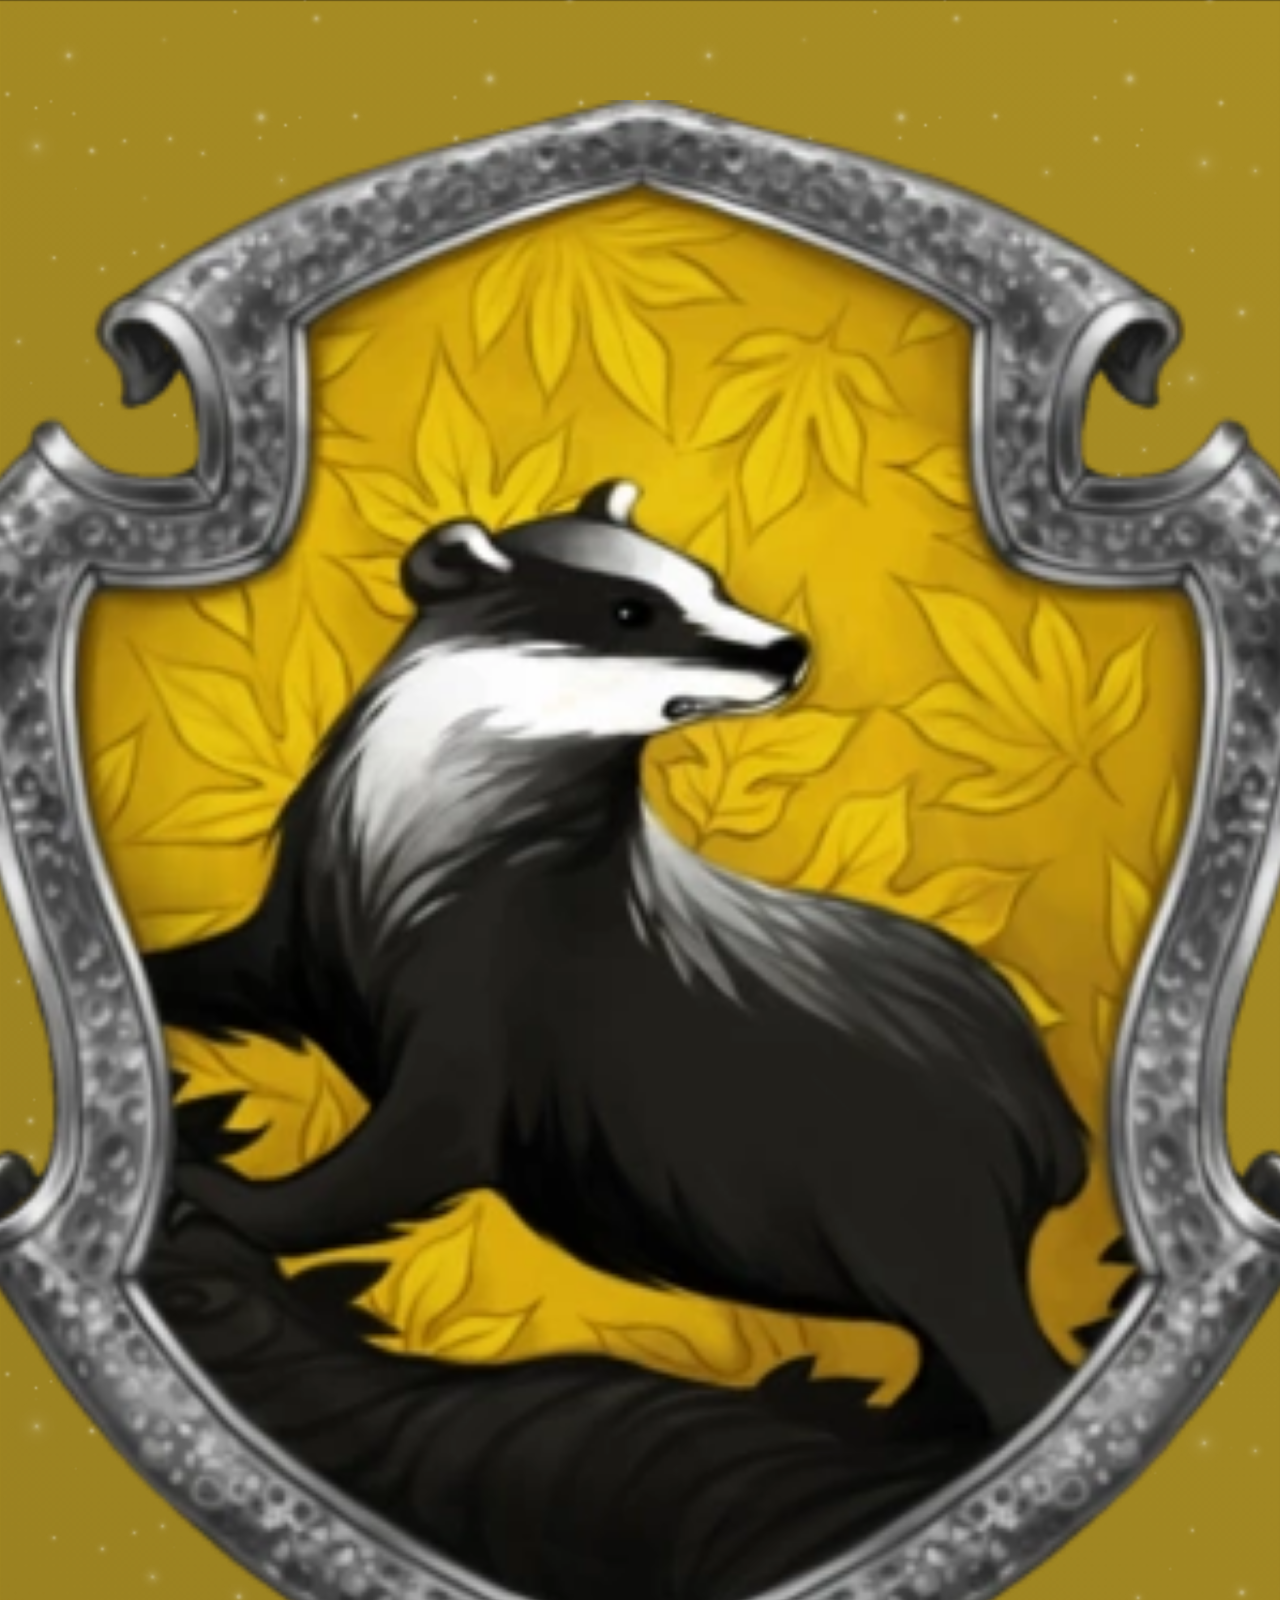
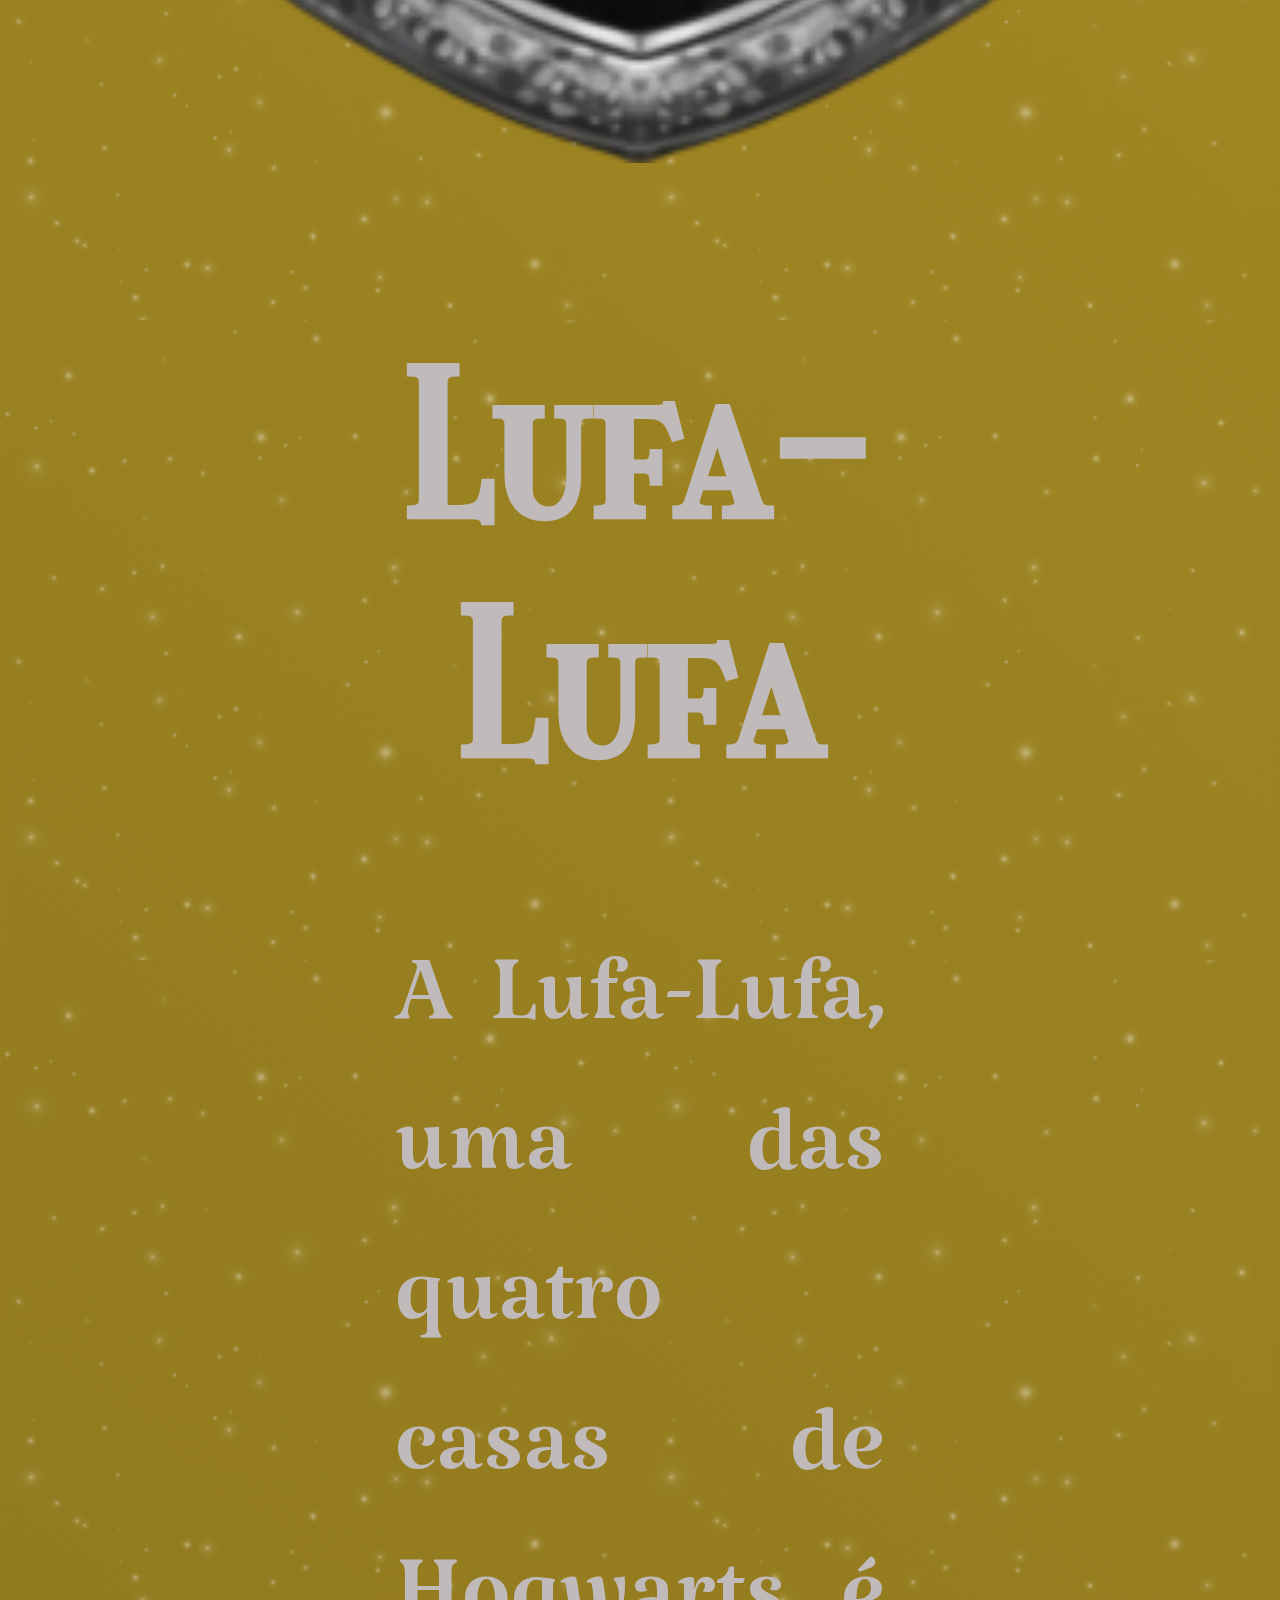
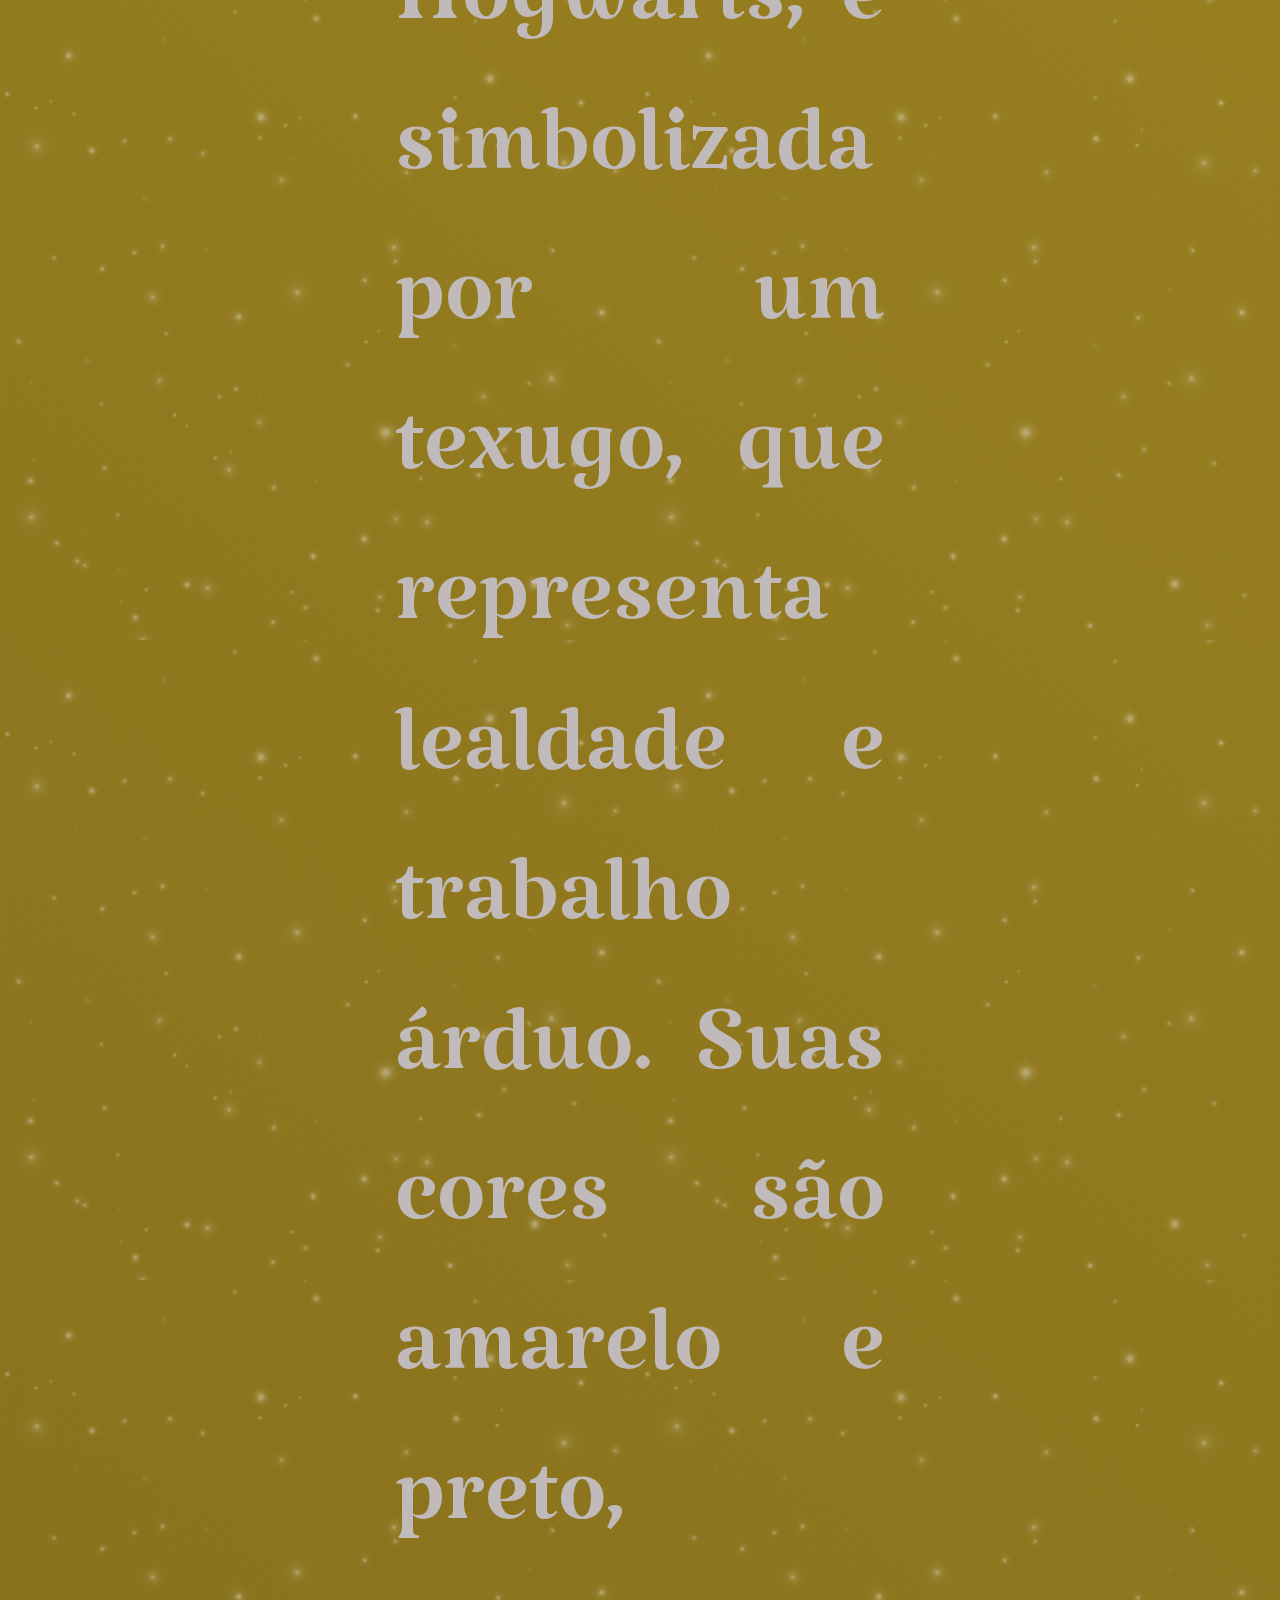
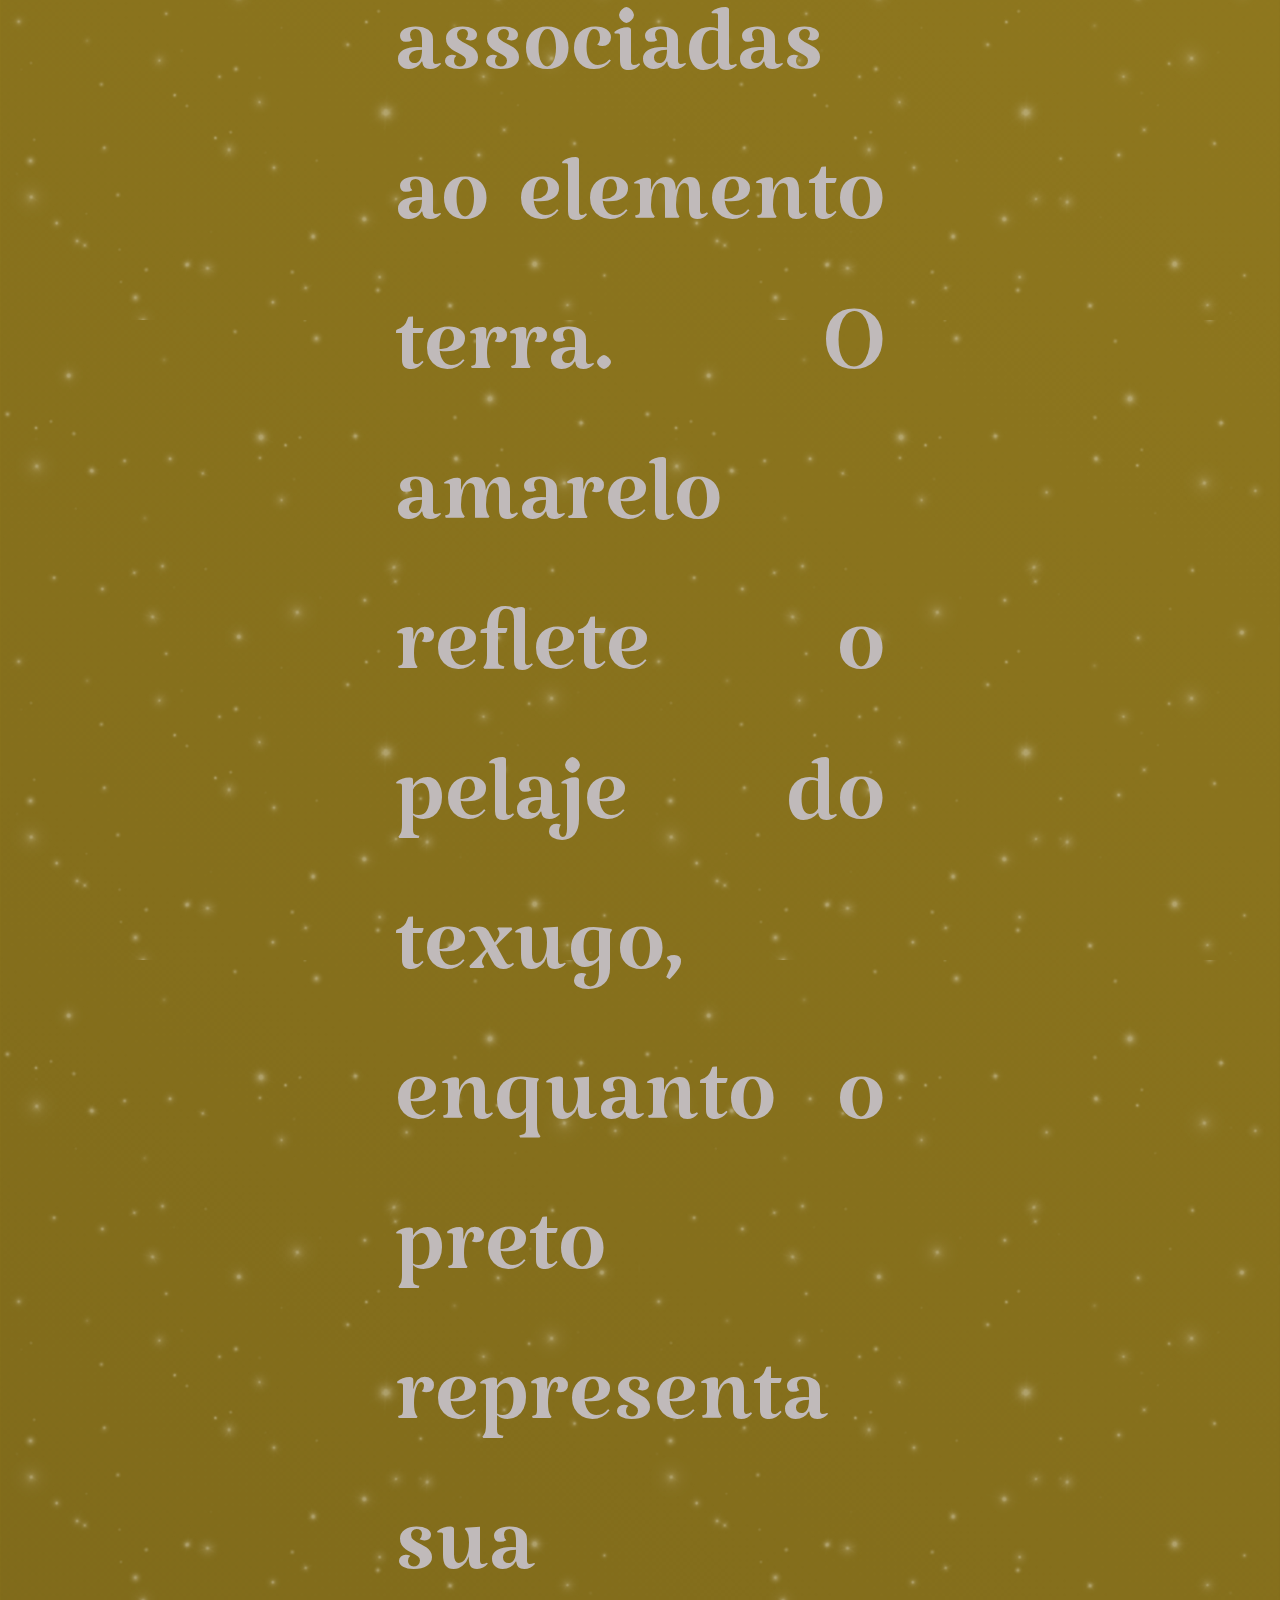
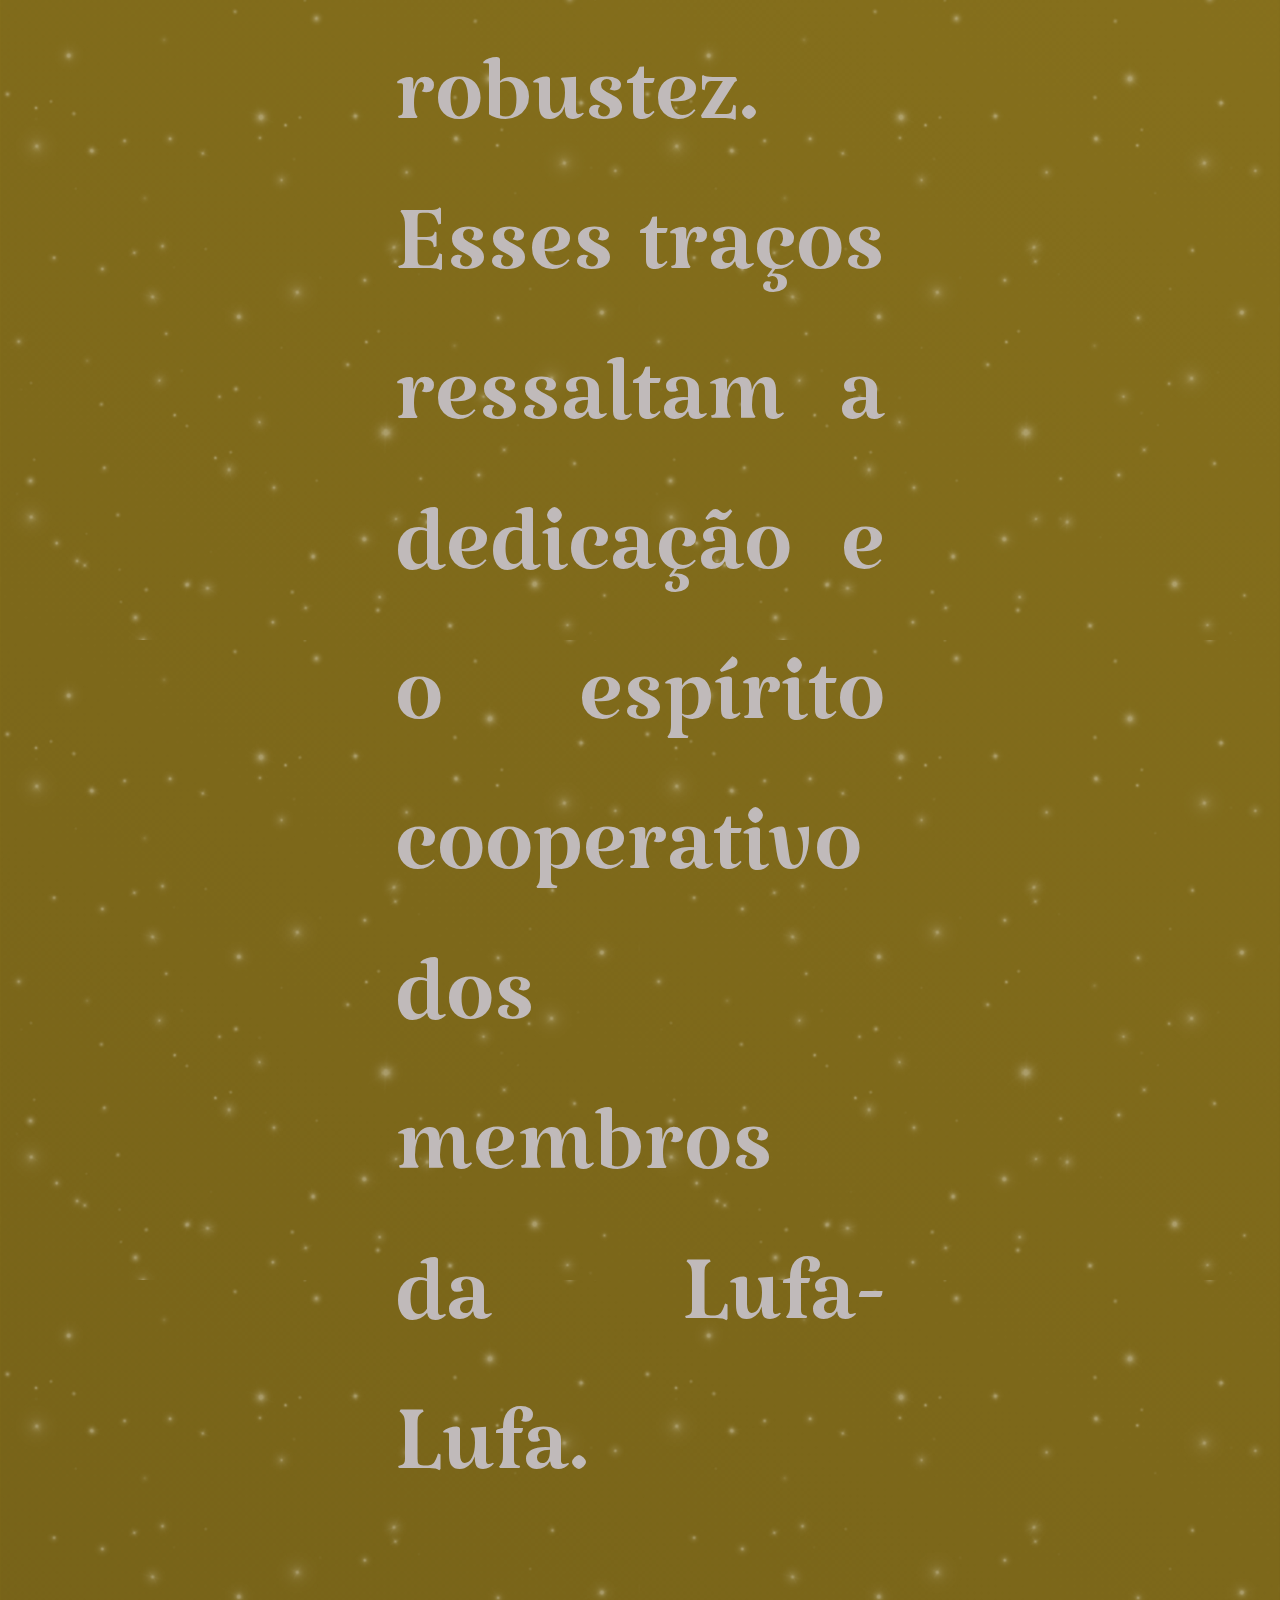
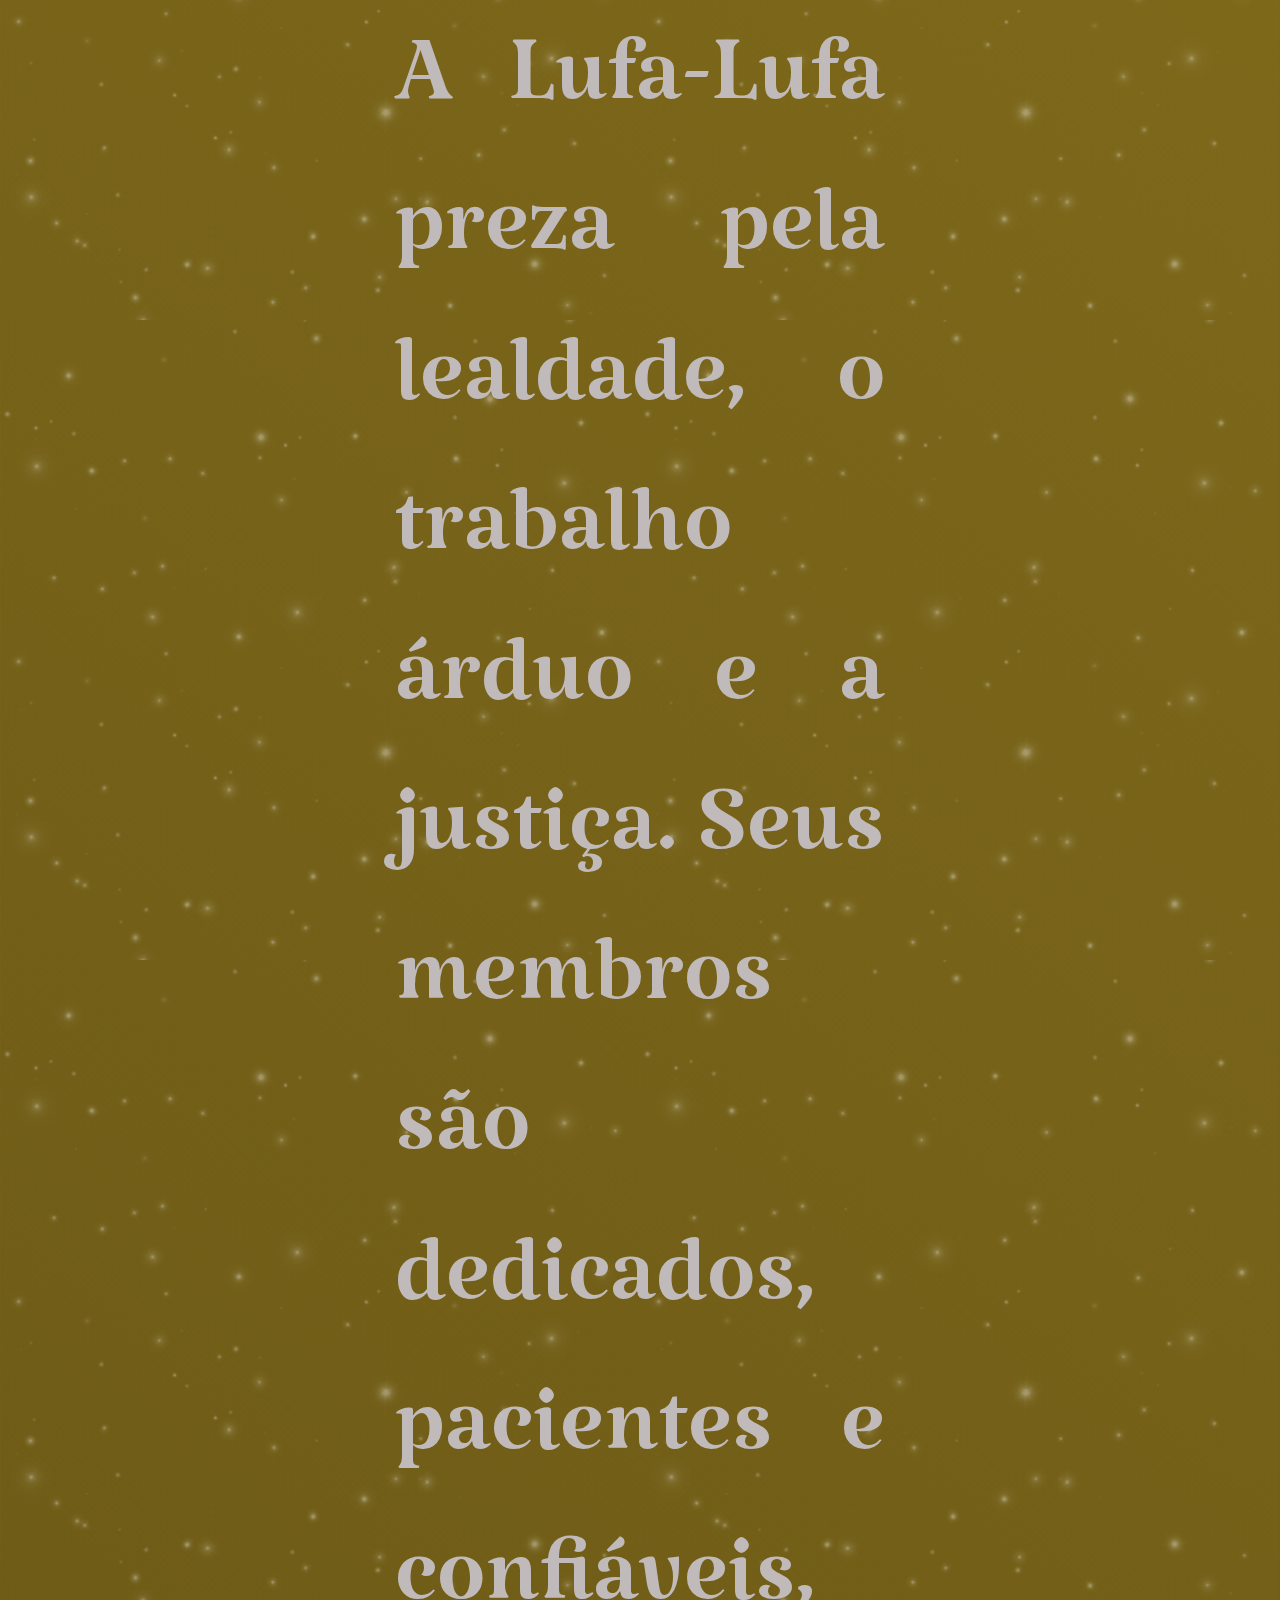
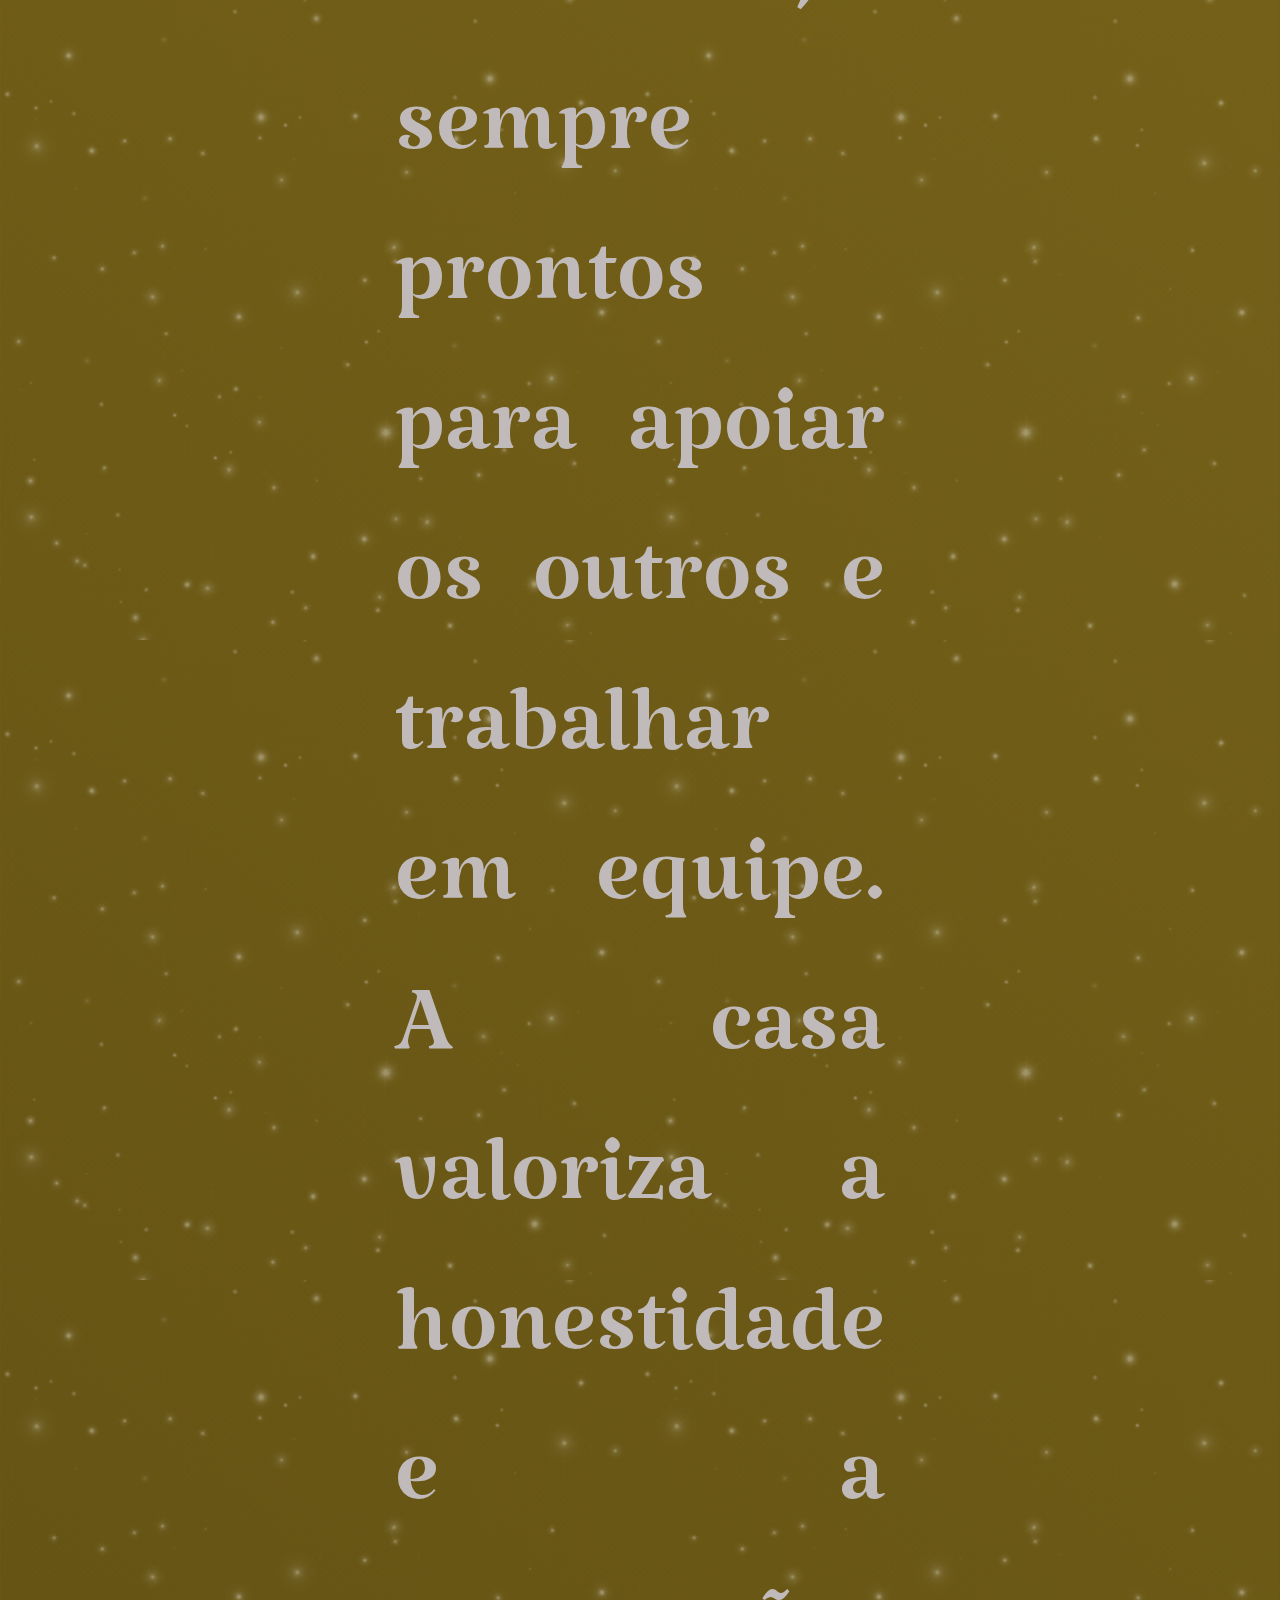
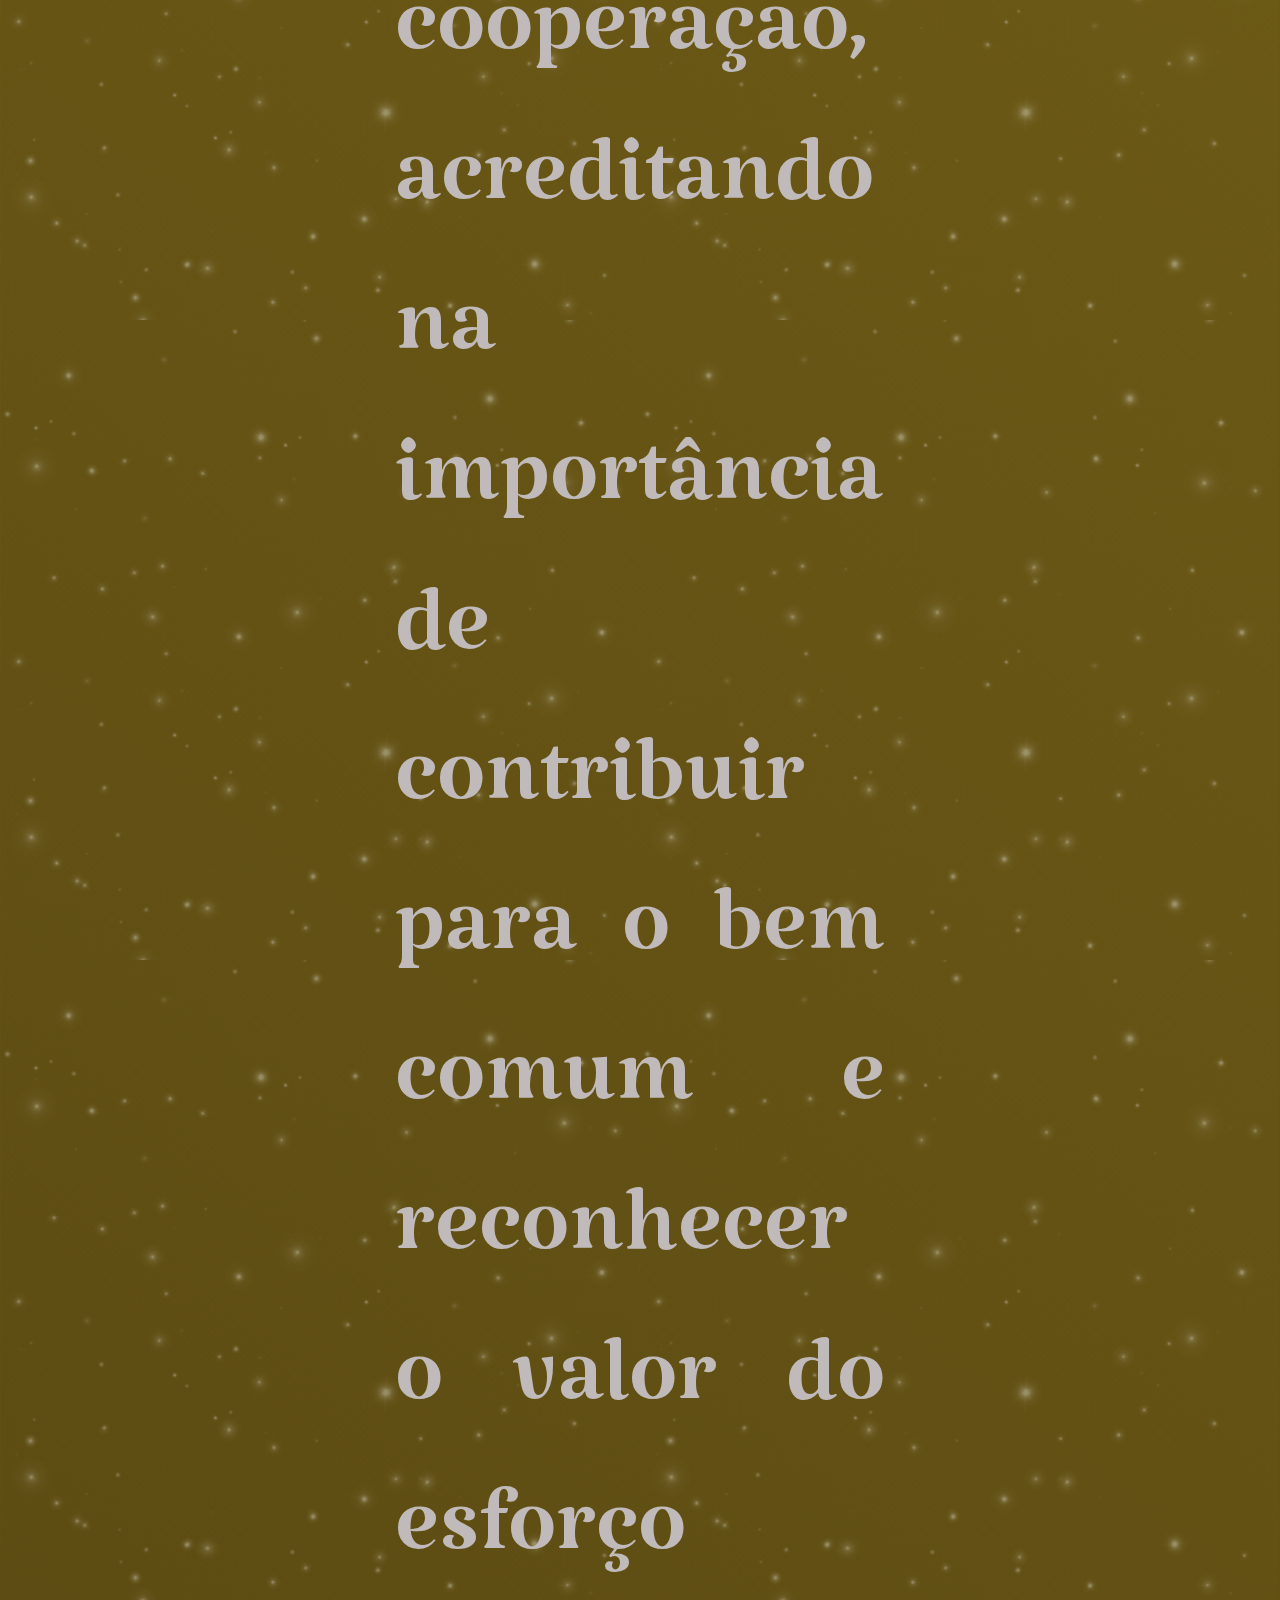
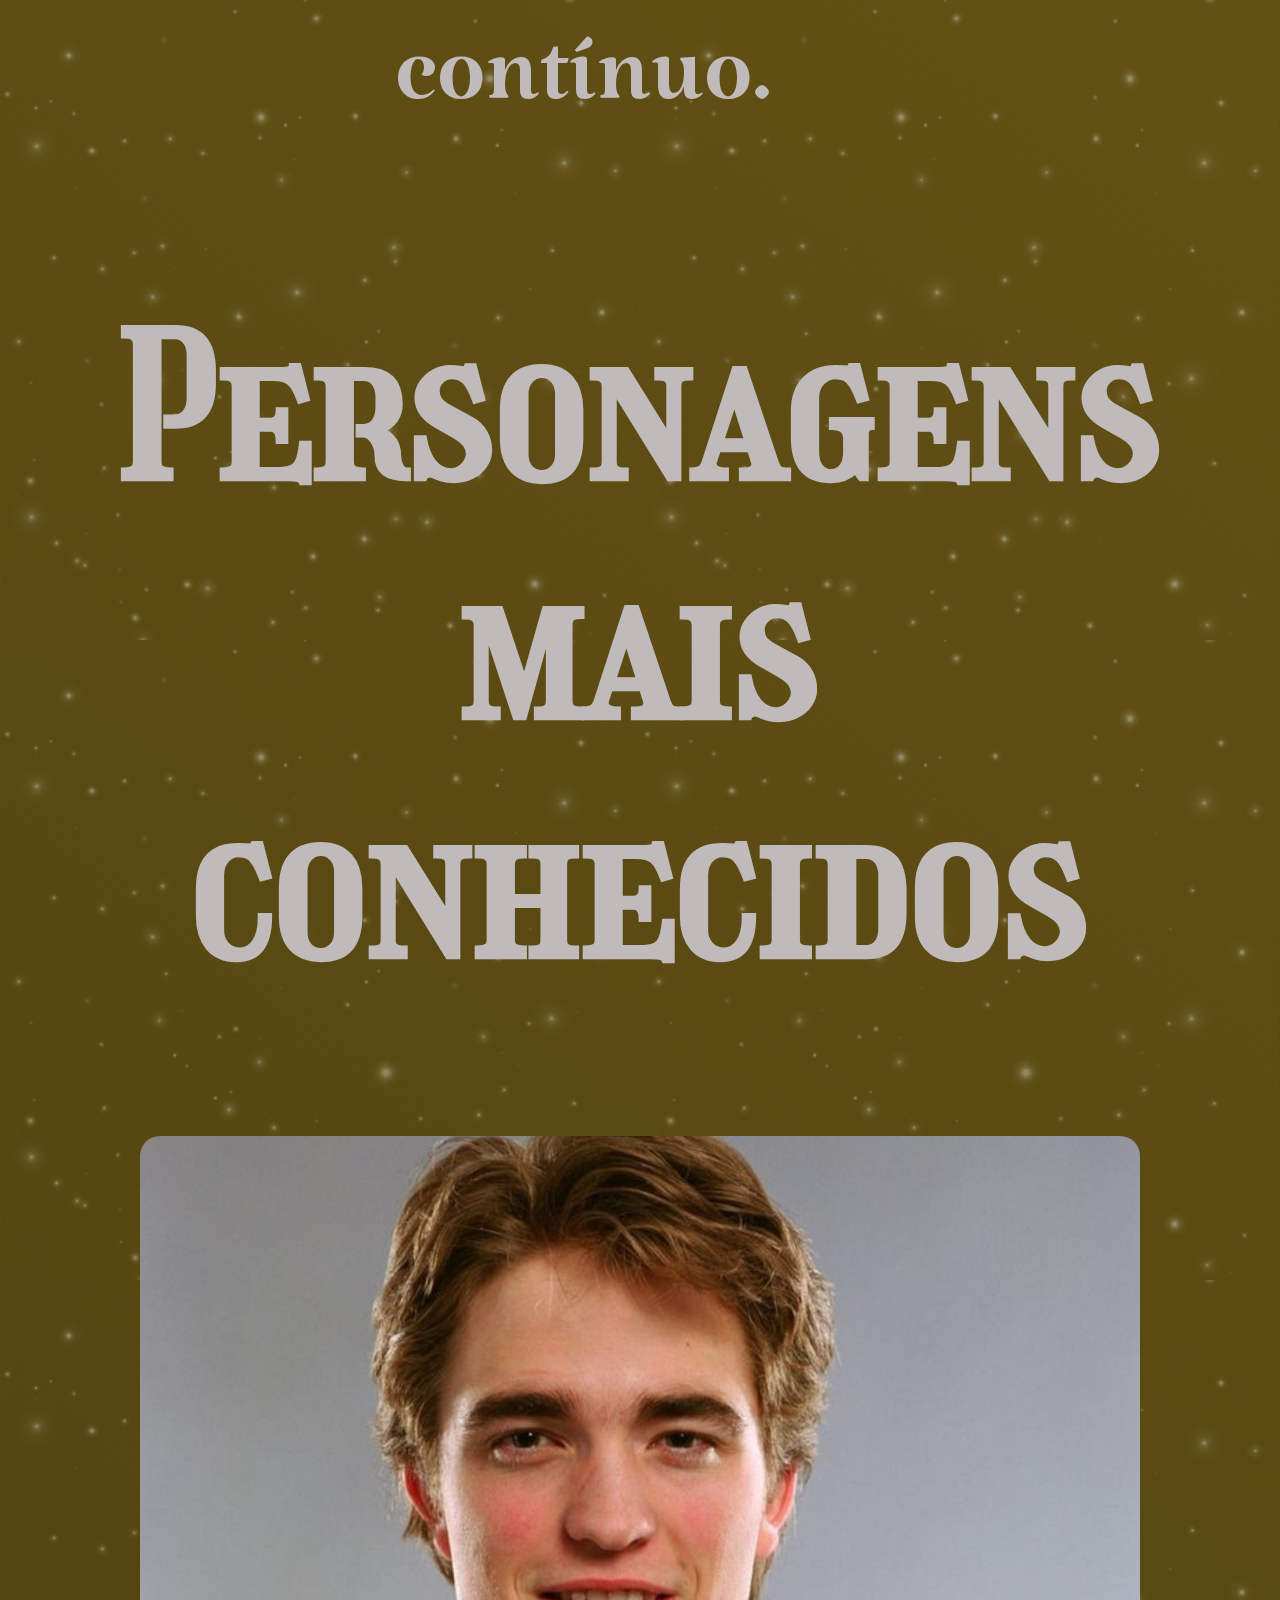
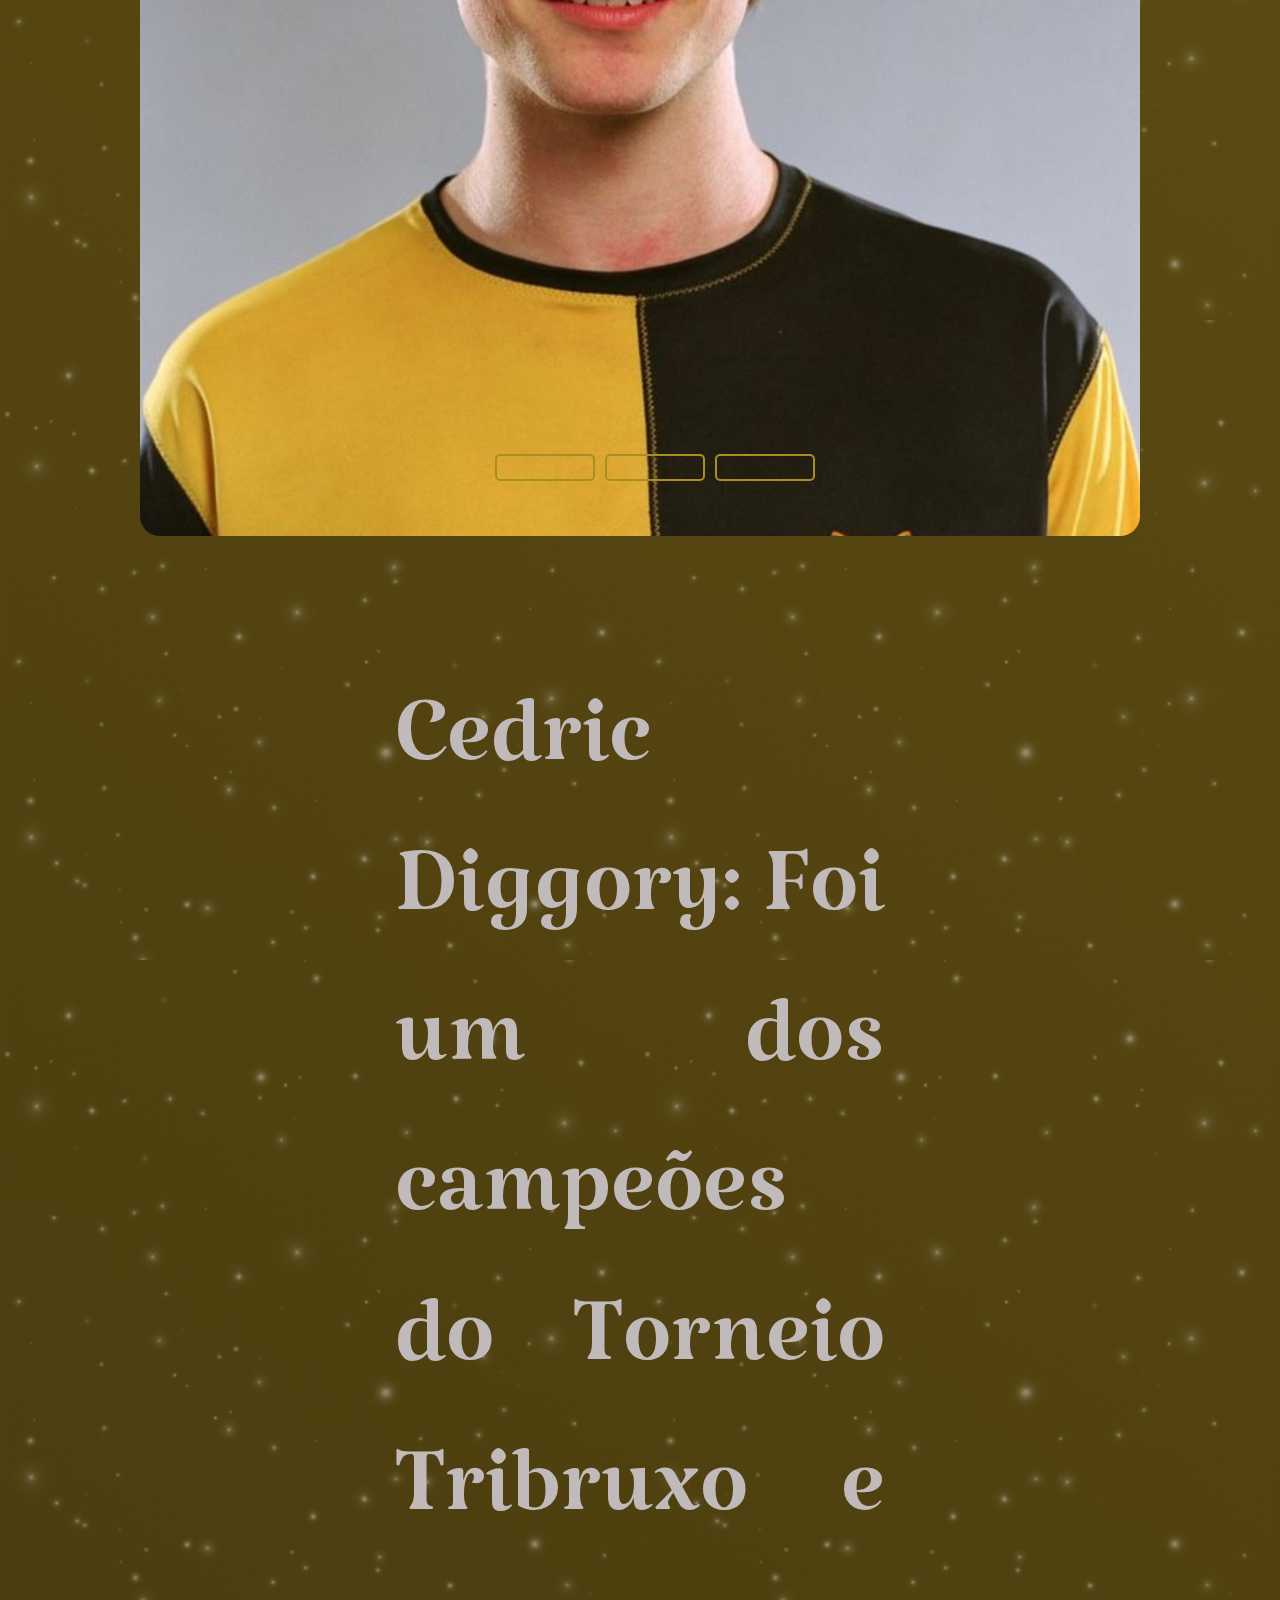
<file: Lufa-Lufa.html>
<!DOCTYPE html>
<html lang="PT-BR">
<head>
    <meta charset="UTF-8">
    <meta name="viewport" content="width=device-width, initial-scale=1.0">
    <link rel="stylesheet" href="casas.css">

    <title>Casa Lufa-Lufa</title>
</head>
<body class="Lufa-Lufa">
    
<nav class="container-img">
    <a  href="stylesheet"><img class="img-casas"  src="imagens/Foto-Lufa-Lufa.png" alt="imagem da casa Lufa-Lufa"></a>
</nav>

    <h1>Lufa-Lufa</h1>


    <div>
        <p>A Lufa-Lufa, uma das quatro casas de Hogwarts, é simbolizada por um texugo, que representa lealdade e trabalho árduo. Suas cores são amarelo e preto, associadas ao elemento terra. O amarelo reflete o pelaje do texugo, enquanto o preto representa sua robustez. Esses traços ressaltam a dedicação e o espírito cooperativo dos membros da Lufa-Lufa.</p>

             <p>A Lufa-Lufa preza pela lealdade, o trabalho árduo e a justiça. Seus membros são dedicados, pacientes e confiáveis, sempre prontos para apoiar os outros e trabalhar em equipe. A casa valoriza a honestidade e a cooperação, acreditando na importância de contribuir para o bem comum e reconhecer o valor do esforço contínuo.
            </p>
    </div>

    <br><br><br>

    <h1>Personagens mais conhecidos</h1>

    <div class="content">
        <div class="slides">
            <input type="radio" name="slide" id="slide1" checked>
            <input type="radio" name="slide" id="slide2">
            <input type="radio" name="slide" id="slide3">

            <div class="slide s1">
                <a><img class="conteudo-img-slide" src="imagens/Cedric.jpeg" alt="imagem do Harry potter"></a>

            </div>
            <div class="slide">
                <a><img class="conteudo-img-slide" src="imagens/Metamorfomaga.jpeg" alt="imagem da Hermione"></a>
                
            </div>
            <div class="slide">
                <a><img class="conteudo-img-slide" src="imagens/Tonks.jpeg" alt="imagem do Rony"></a>
                
            </div>

            <div class="navigation"> 
                <label class="bar-3" for="slide1"></label>
                <label class="bar-3" for="slide2"></label>
                <label class="bar-3" for="slide3"></label>
               
            </div>
 
        
        </div>

    </div>

    <p>Cedric Diggory:

        Foi um dos campeões do Torneio Tribruxo e representou a Lufa-Lufa com grande coragem.
        Era um estudante exemplar e respeitado por seus colegas, conhecido por seu senso de justiça e honra.
        Sua morte nas mãos de Voldemort marcou um ponto de virada significativo na série.
        </p>

        <p>Nymphadora Tonks:
        
            Era uma Auror e membro da Ordem da Fênix, conhecida por sua habilidade de mudar a aparência de forma metamorfa.
            Seu casamento com Remus Lupin e o nascimento de seu filho Teddy foram importantes para o enredo da série.
            Demonstrava um espírito vibrante e um senso de humor, além de uma forte dedicação à luta contra as Trevas.
        </p>

            <p>Newt Scamander:
            
                É o autor de "Animais Fantásticos e Onde Habitam" e um renomado magizoologista.
                Suas aventuras foram retratadas em uma série de filmes que exploram o mundo mágico antes dos eventos de Harry Potter.
                É conhecido por seu profundo conhecimento e amor por criaturas mágicas, e suas descobertas ajudaram a avançar a compreensão mágica.
            </p>

    <br><br><br>

        <h1>Patrono dos Personagens</h1>

        <div class="content">
            <div class="slides">
                <input type="radio" name="slide" id="slide1-1" checked>
                <input type="radio" name="slide" id="slide2-2">
                <input type="radio" name="slide" id="slide3-3">
    
                <div class="slide s1">
                    <a><img class="conteudo-img-slide" src="imagens/nao-explicito.jpeg" alt="imagem do Harry potter"></a>
    
                </div>
                <div class="slide">
                    <a><img class="conteudo-img-slide" src="imagens/nao-explicito.jpeg" alt="imagem da Hermione"></a>
                    
                </div>
                <div class="slide">
                    <a><img class="conteudo-img-slide" src="imagens/nao-explicito.jpeg" alt="imagem do Rony"></a>
                    
                </div>
    
                <div class="navigation"> 
                    <label class="bar-3" for="slide1-1"></label>
                    <label class="bar-3" for="slide2-2"></label>
                    <label class="bar-3" for="slide3-3"></label>
                   
                </div>
     
            
            </div>
    
        </div>

        <h2>Nome do Patrono</h2> 

    <div>
        <p>Cedric Diggory: Não é explicitamente mencionado, embora não conheçamos o patrono de Cedric, seu caráter e bravura sugerem que ele poderia ter um patrono relacionado a um animal que simboliza coragem e lealdade. 
        </p> 

            <p>Nymphadora Tonks: Não é explicitamente mencionado, Tonks é uma Metamorfomaga e sua habilidade de mudar de aparência pode estar relacionada à razão pela qual seu patrono não é amplamente conhecido.
            </p>

                <p>Newt Scamander: Não é explicitamente mencionado, embora não saibamos o patrono de Newt, seu amor por criaturas mágicas e sua habilidade em compreender o mundo mágico podem sugerir um patrono que simbolize sua conexão com o desconhecido.
                </p>
    </div>

</body>
</html>
</file>
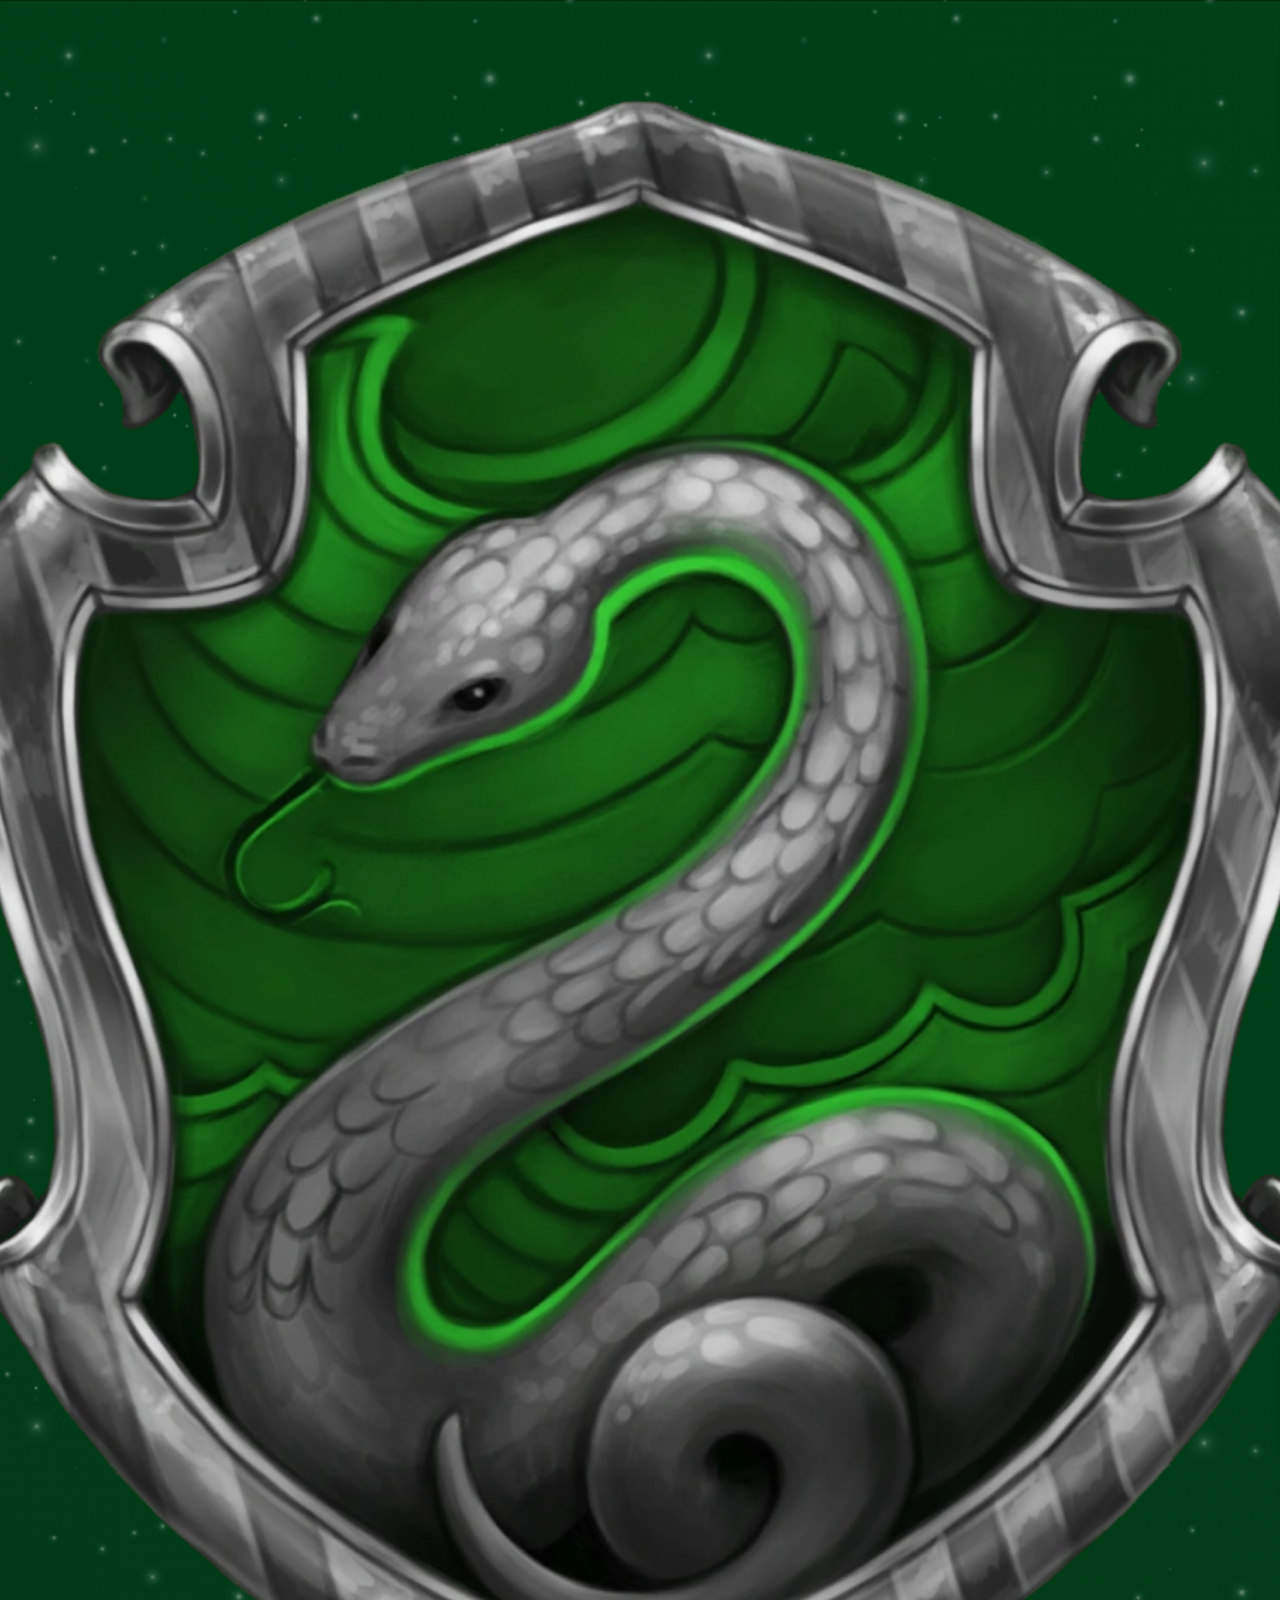
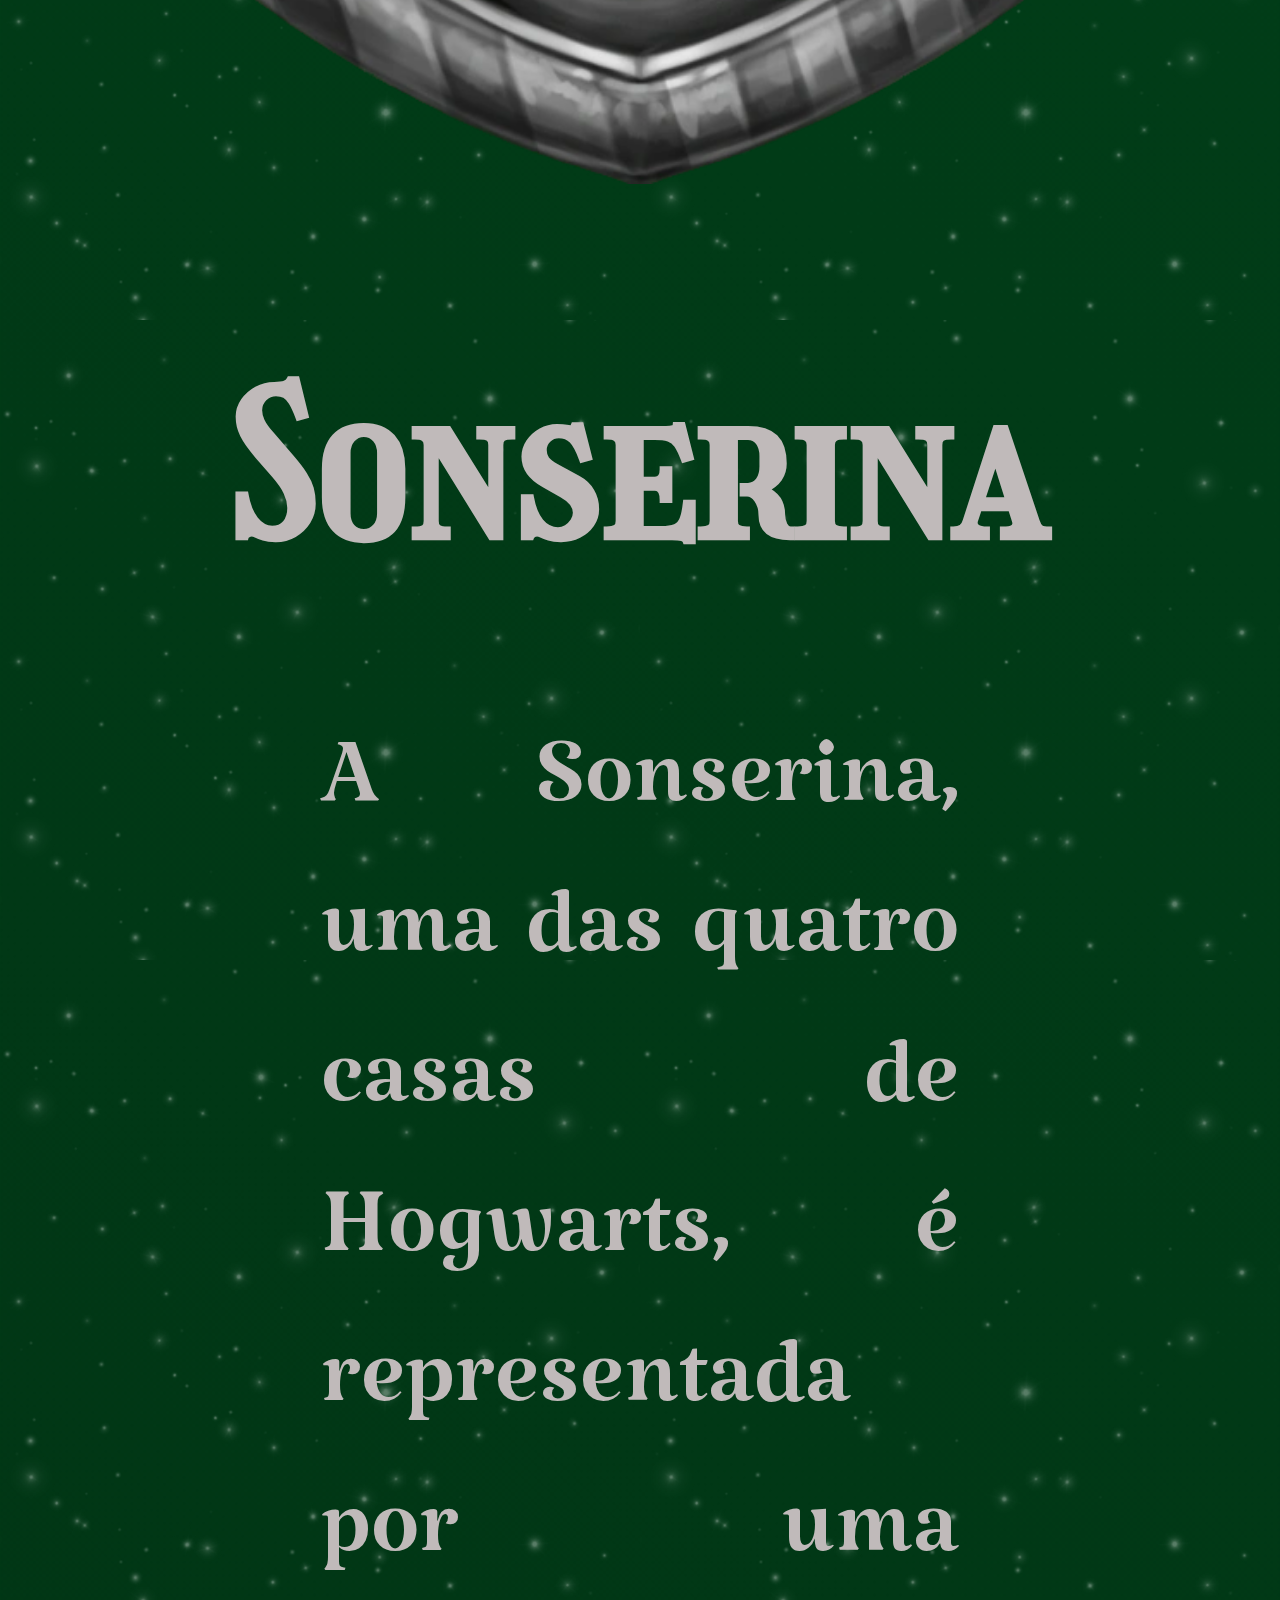
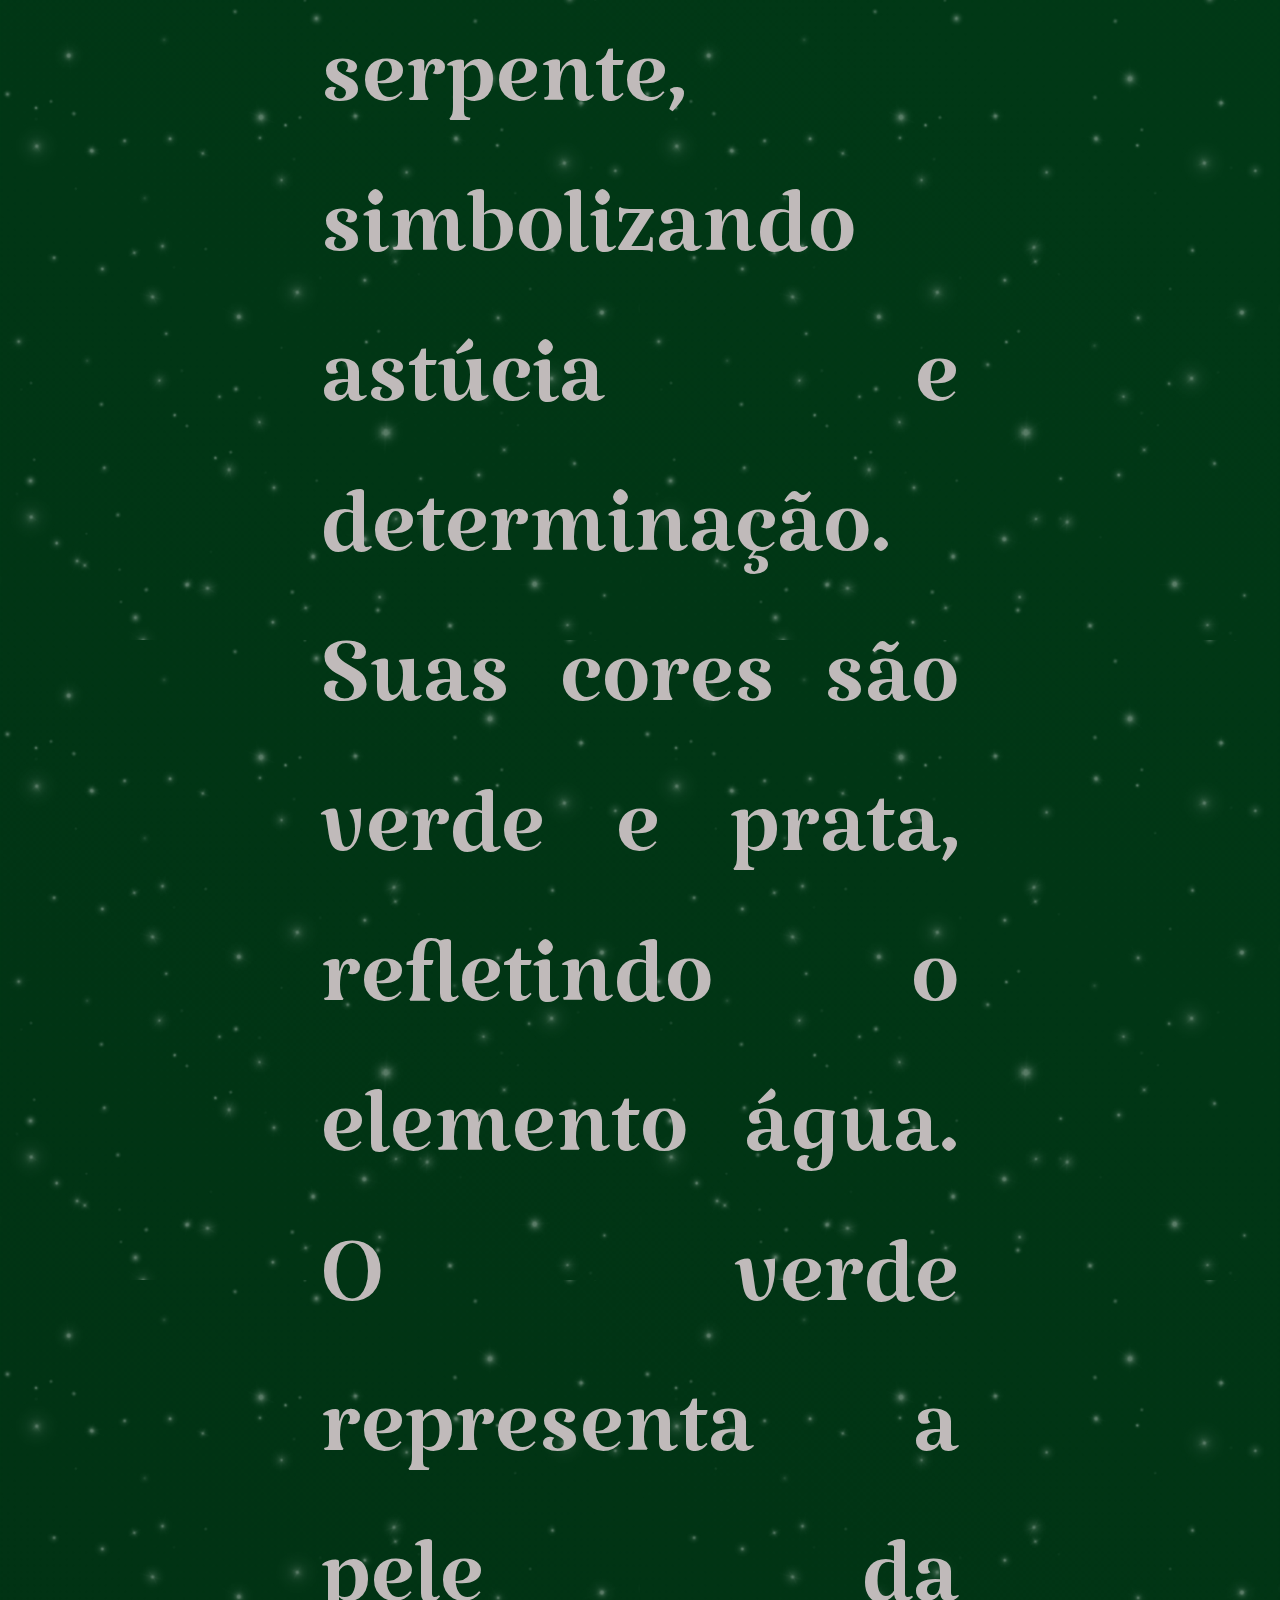
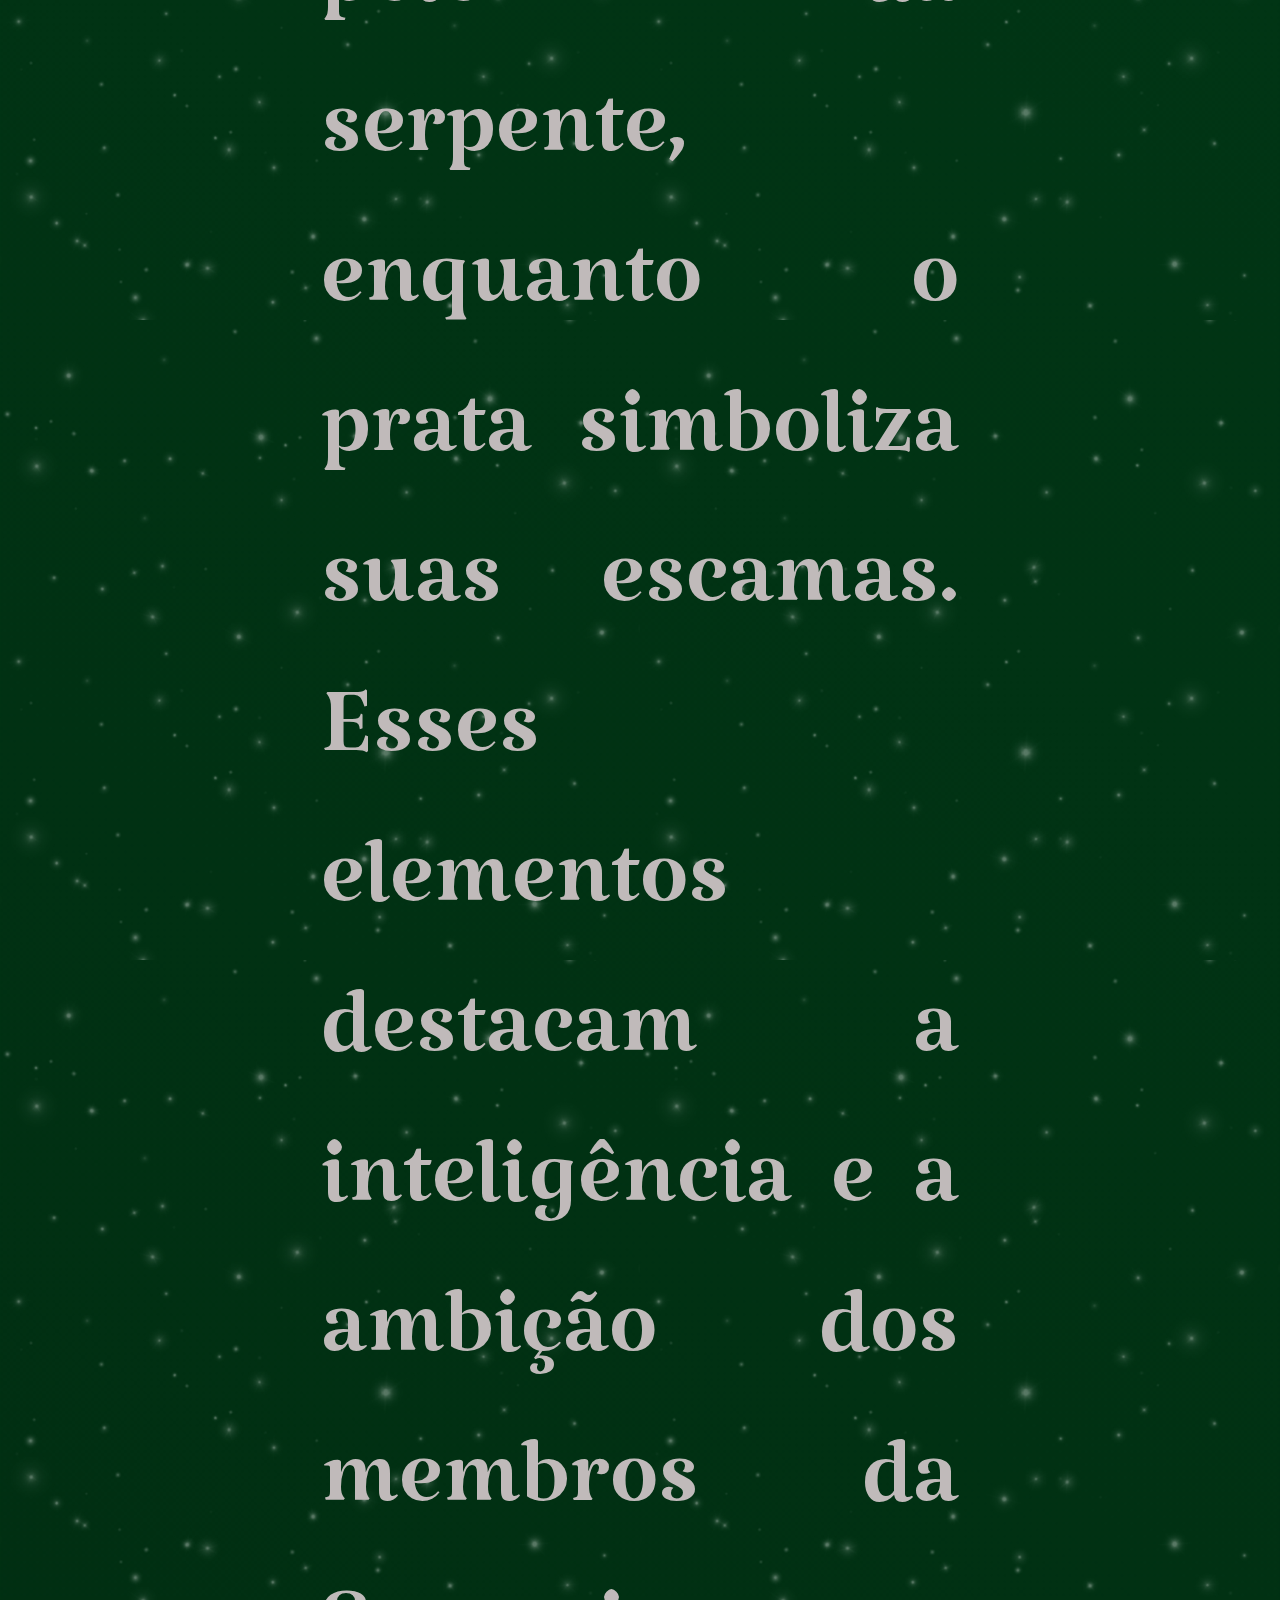
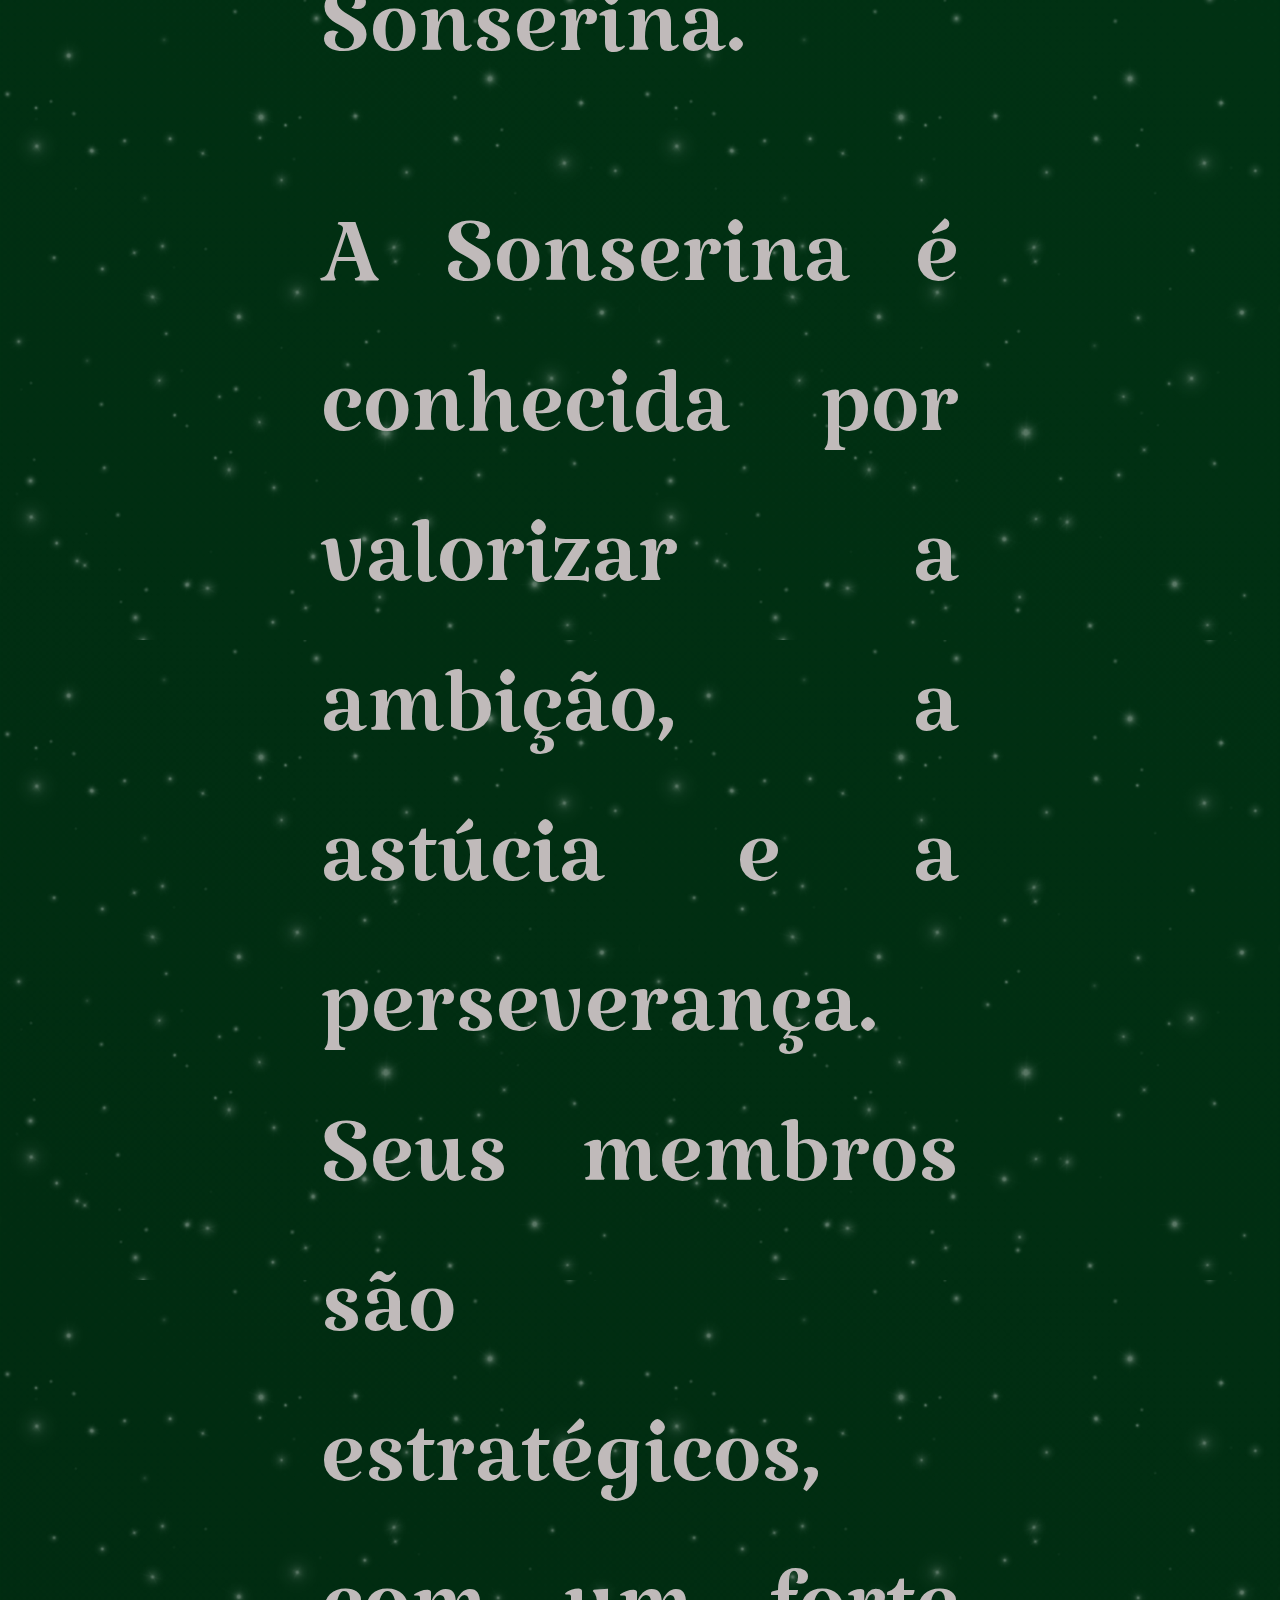
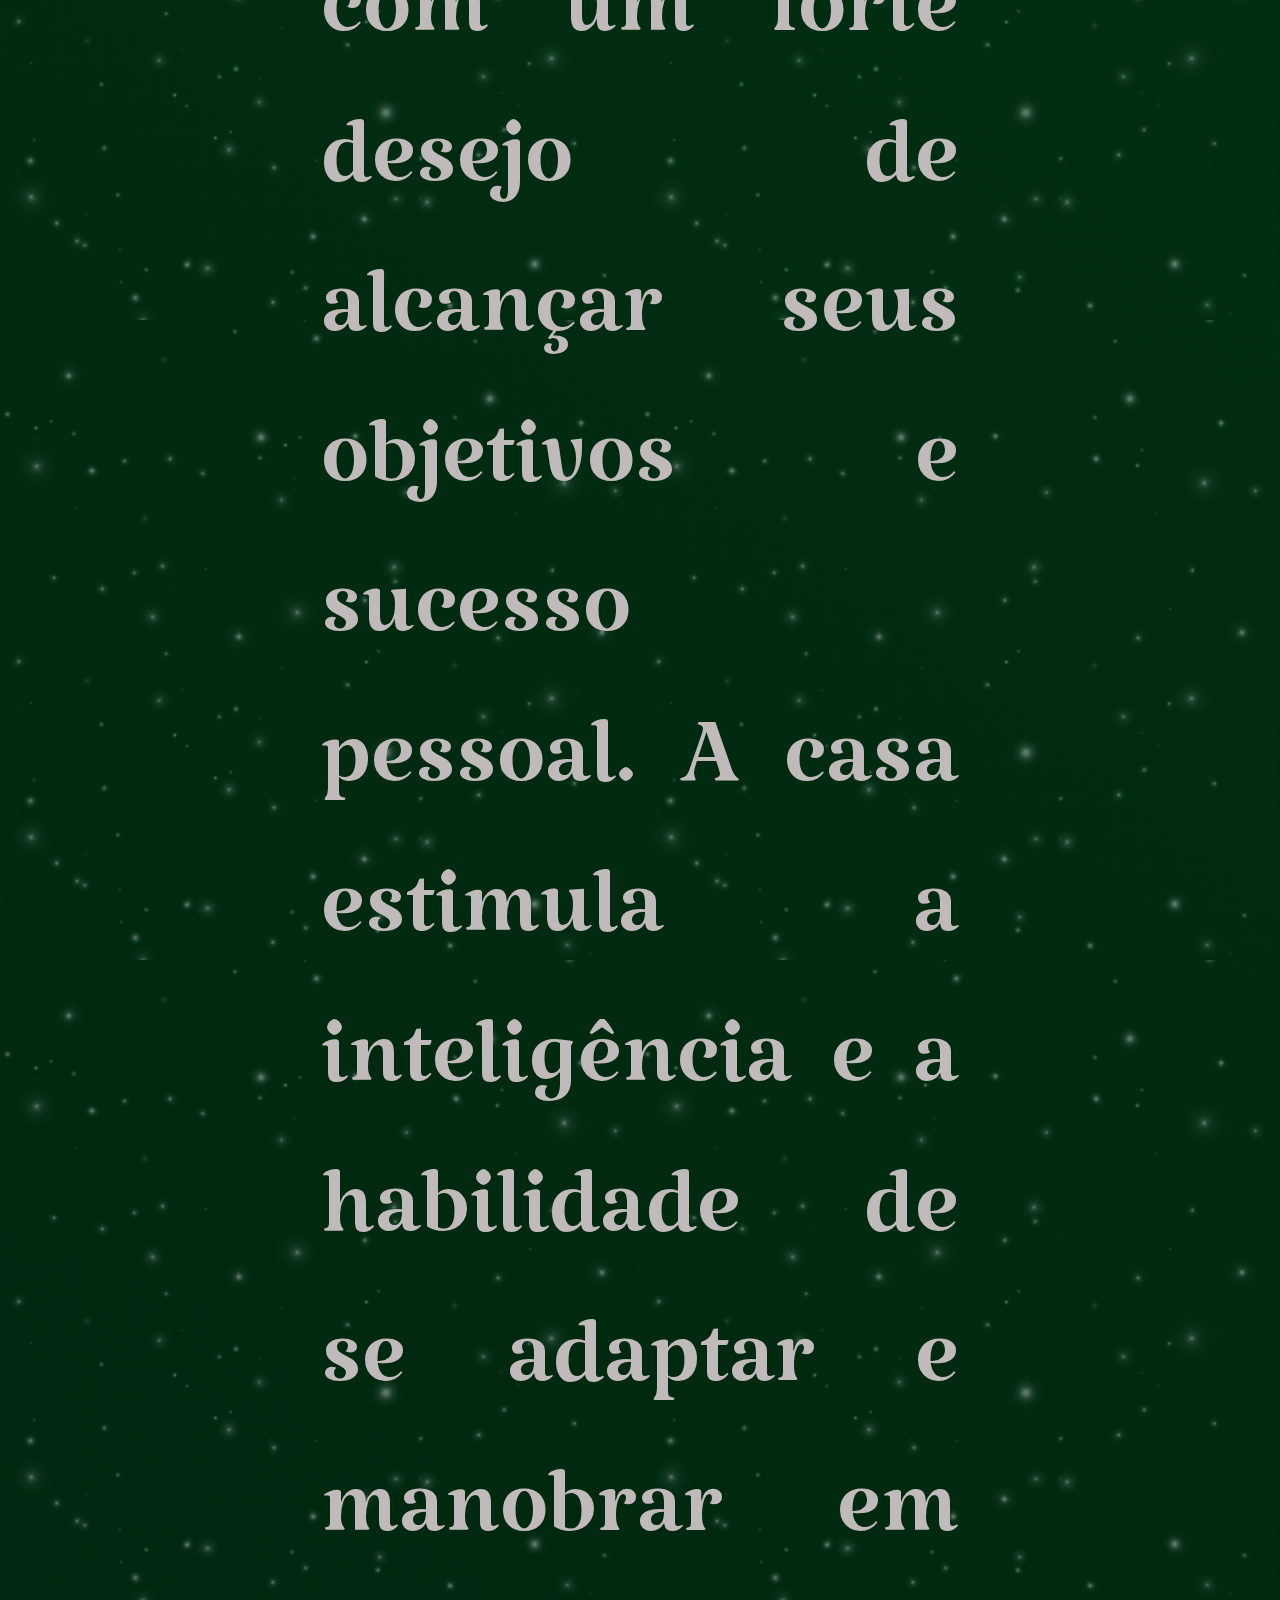
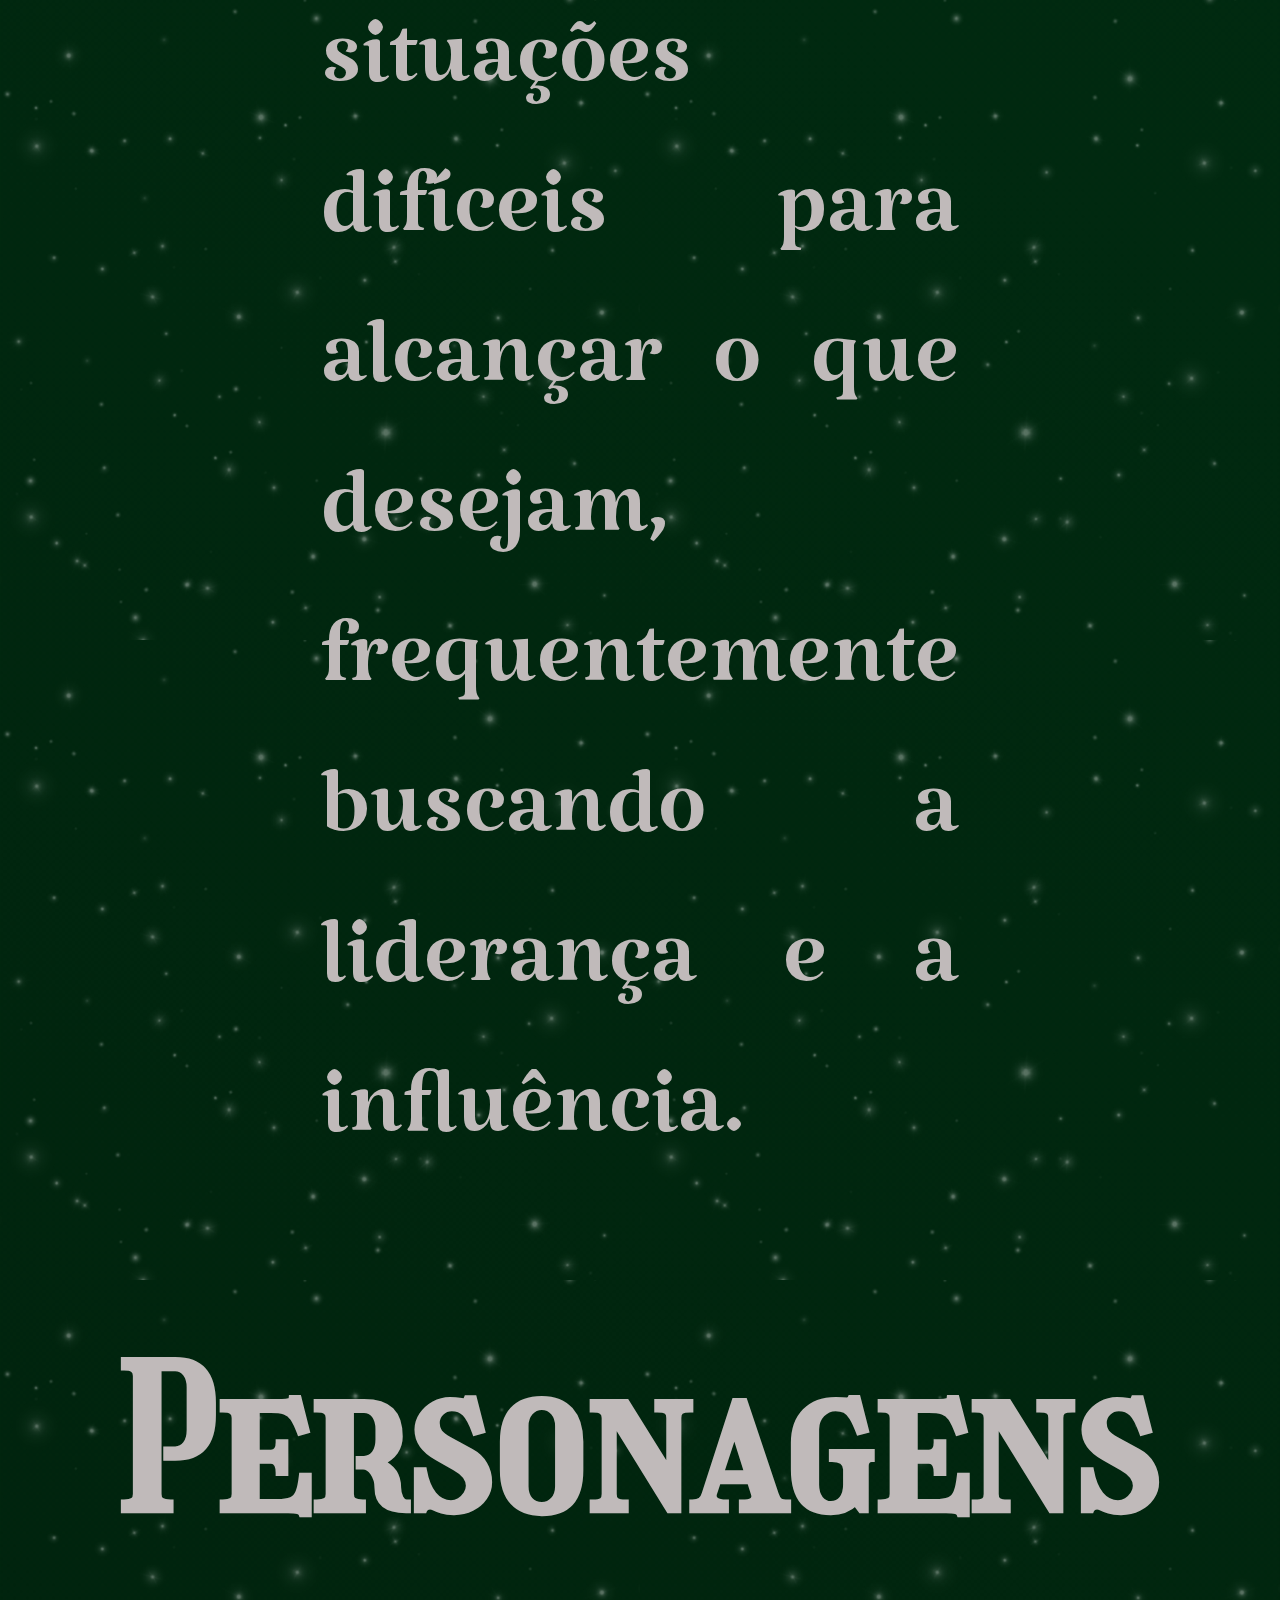
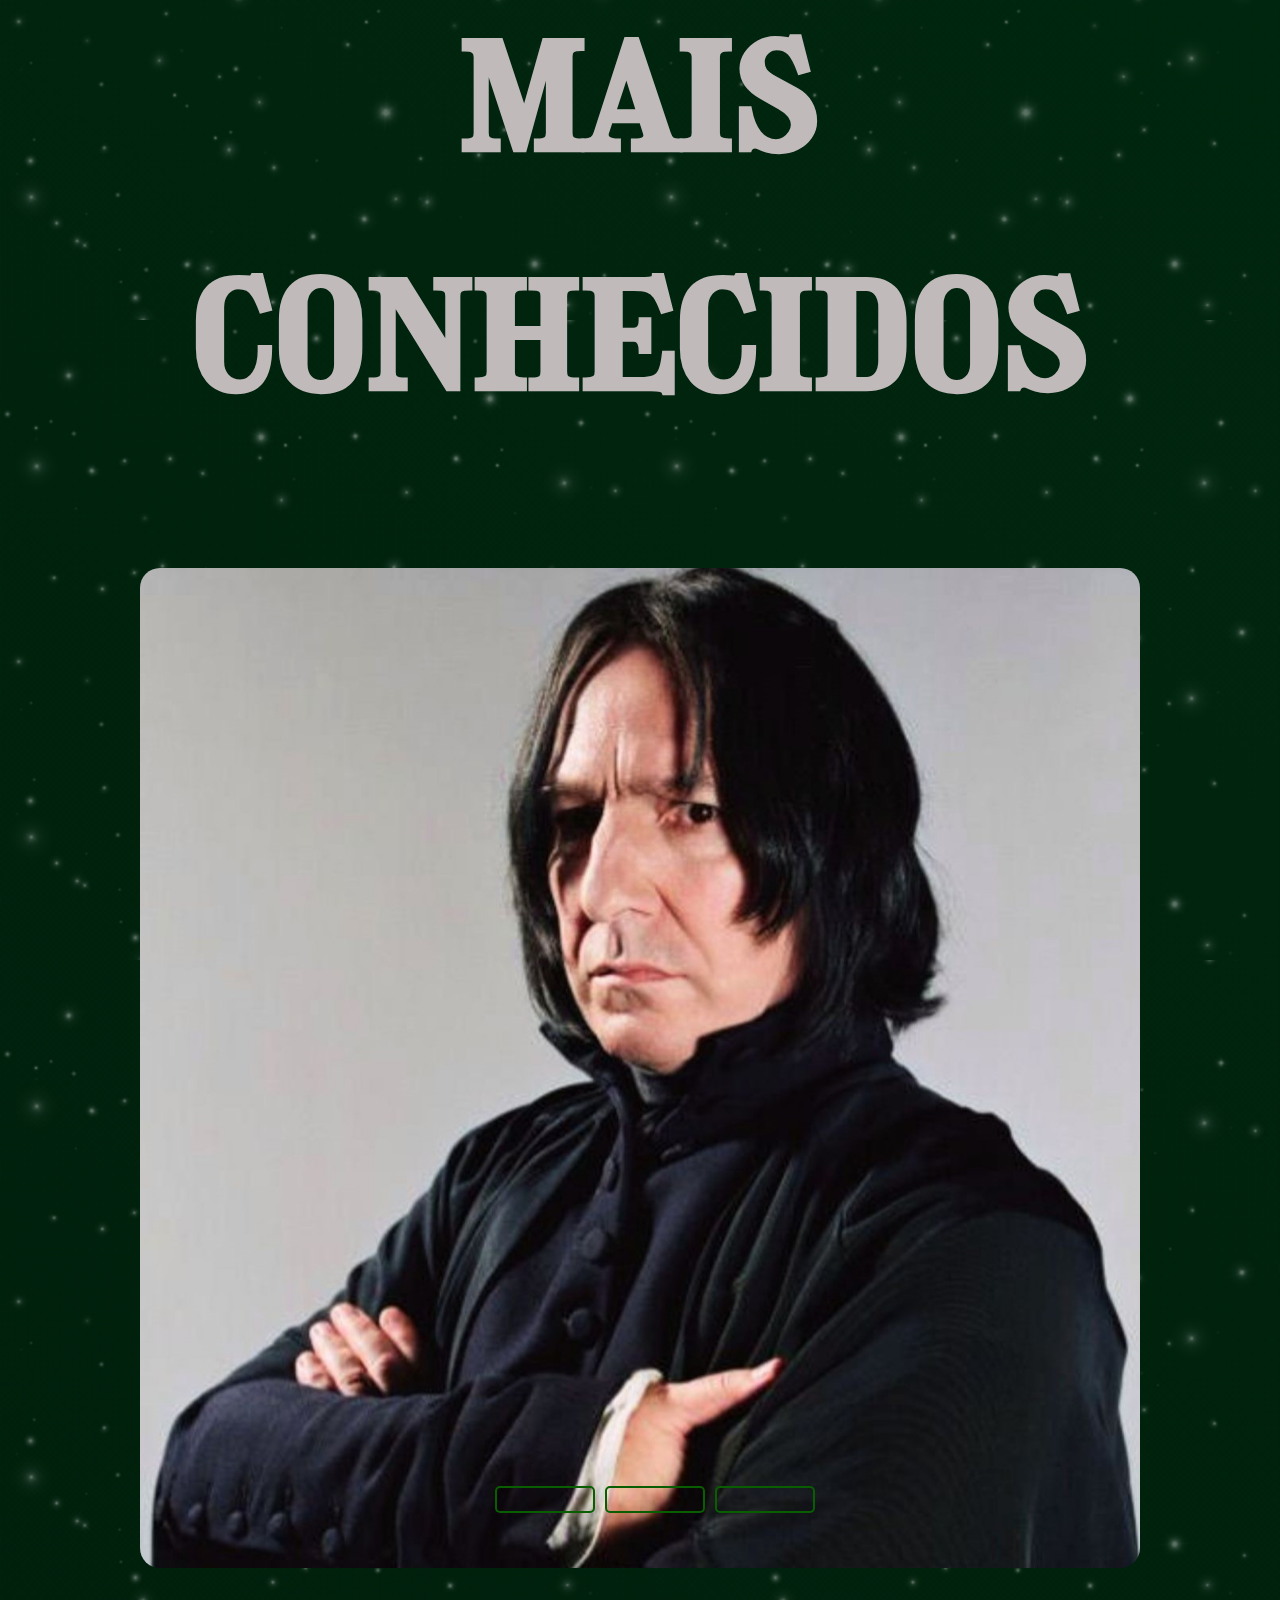
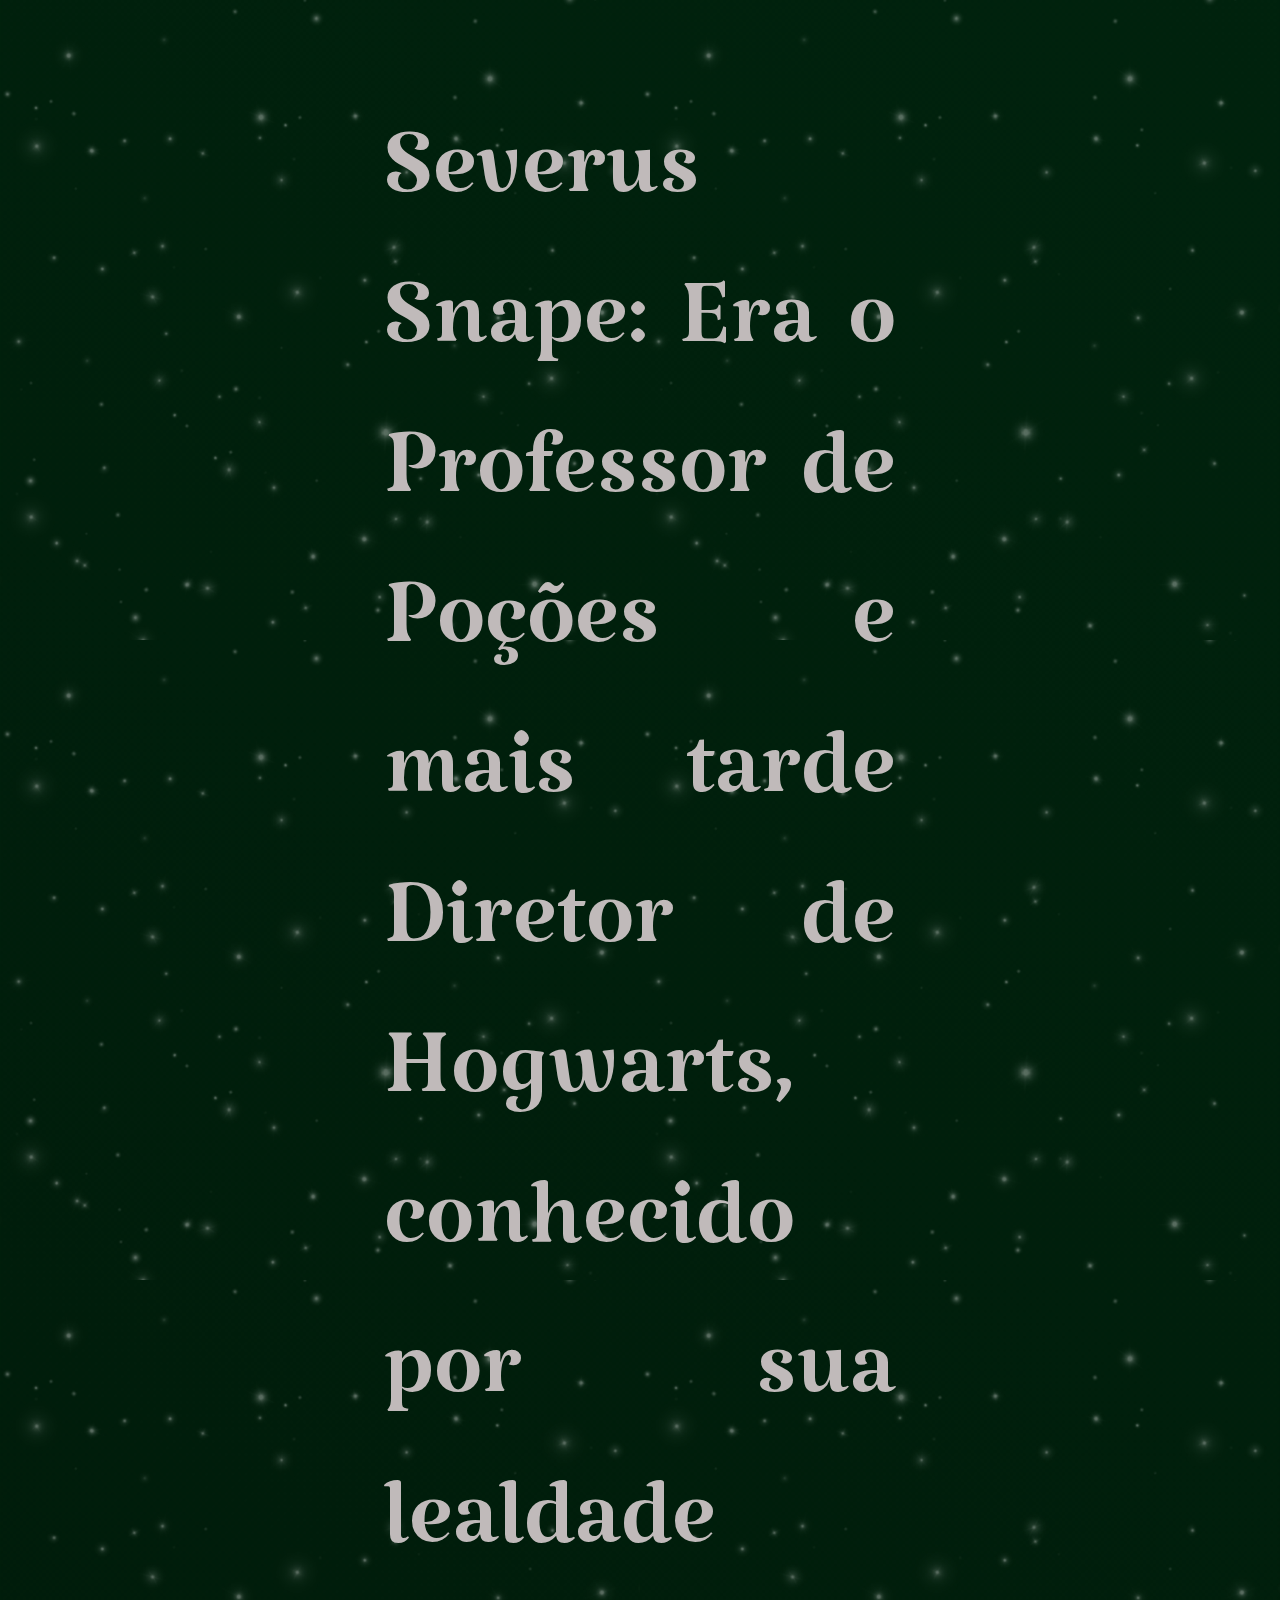
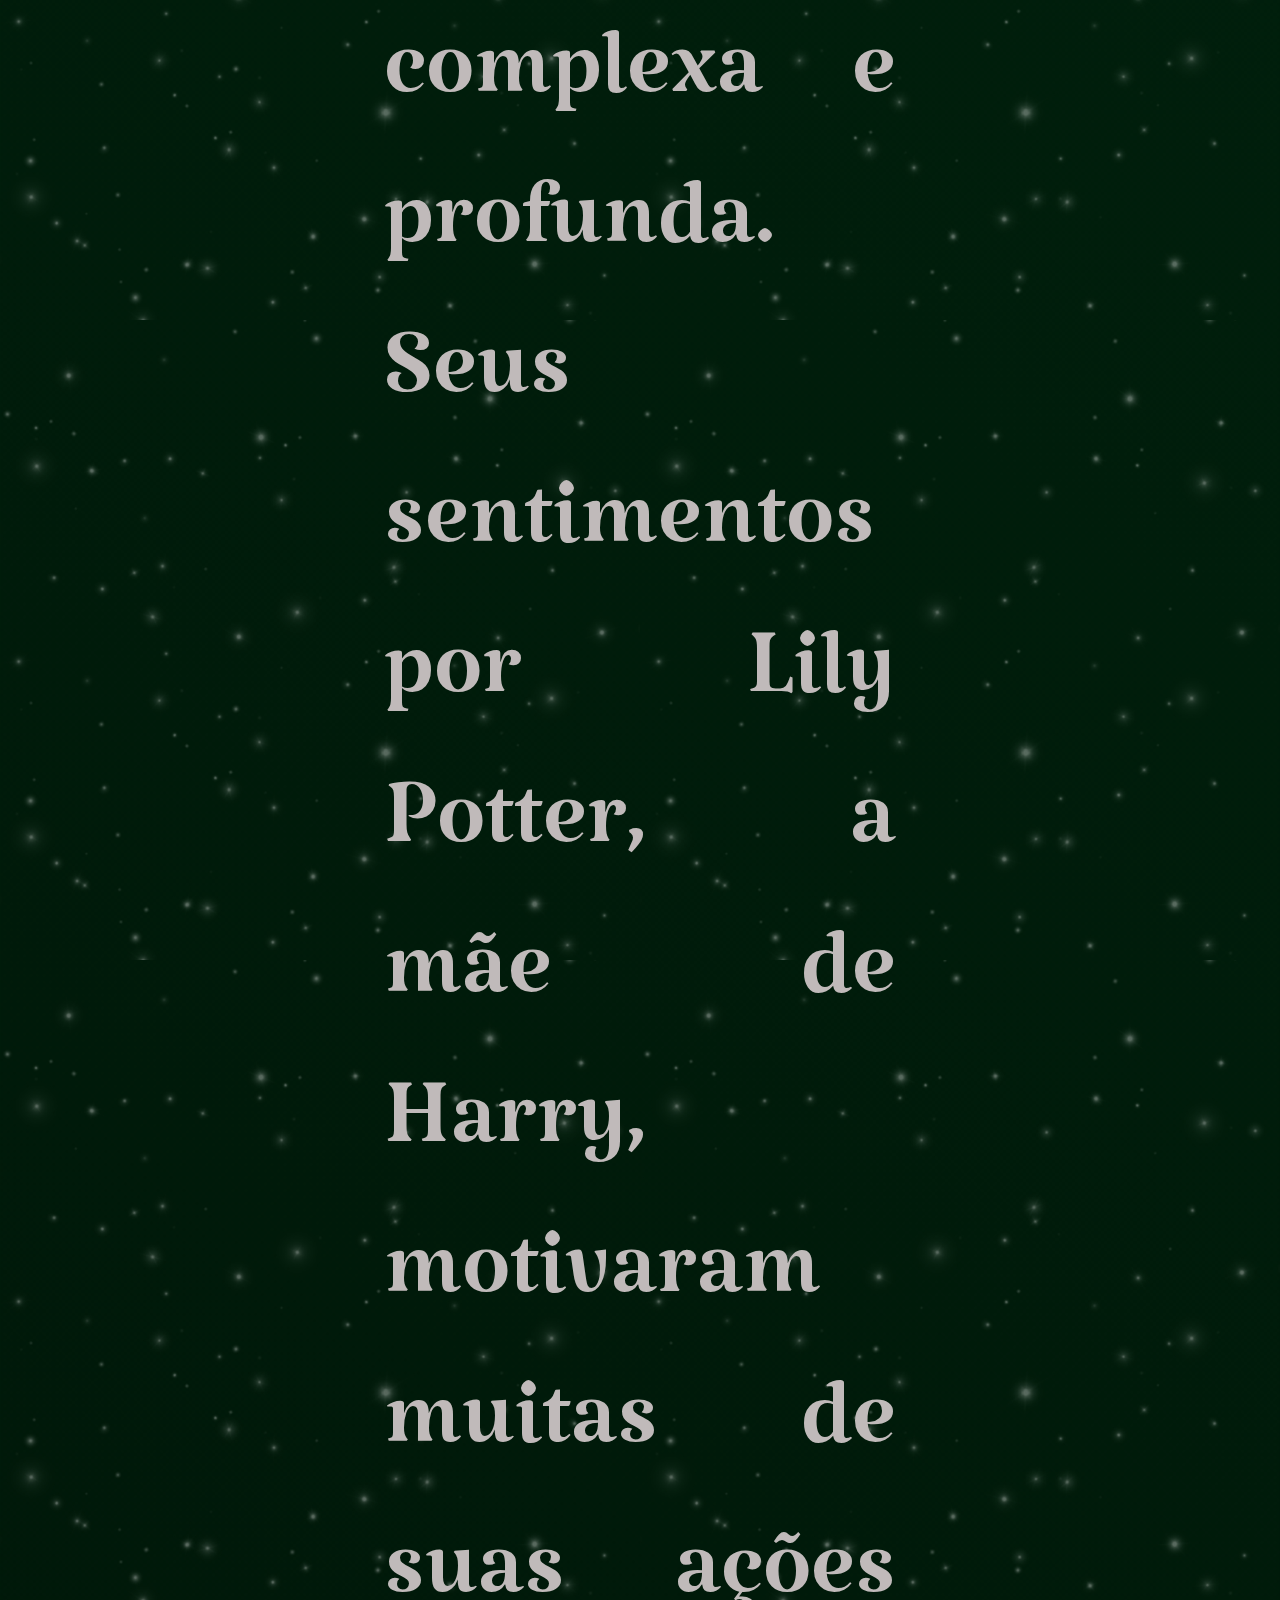
<file: Sonserina.html>
<!DOCTYPE html>
<html lang="PT-BR">
<head>
    <meta charset="UTF-8">
    <meta name="viewport" content="width=device-width, initial-scale=1.0">

    <link rel="stylesheet" href="casas.css">

    <title>Casa Sonserina</title>
</head>

<body class="Sonserina">

<nav class="container-img">    
        <a  href="stylesheet"><img class="img-casas"  src="imagens/Foto-Sonserina.png" alt="imagem da casa Sonserina"></a>
</nav>
    
    <h1>Sonserina</h1>

    <div>
        <p>A Sonserina, uma das quatro casas de Hogwarts, é representada por uma serpente, simbolizando astúcia e determinação. Suas cores são verde e prata, refletindo o elemento água. O verde representa a pele da serpente, enquanto o prata simboliza suas escamas. Esses elementos destacam a inteligência e a ambição dos membros da Sonserina.
        </p>

            <p>A Sonserina é conhecida por valorizar a ambição, a astúcia e a perseverança. Seus membros são estratégicos, com um forte desejo de alcançar seus objetivos e sucesso pessoal. A casa estimula a inteligência e a habilidade de se adaptar e manobrar em situações difíceis para alcançar o que desejam, frequentemente buscando a liderança e a influência.
            </p>
    </div>

    <br><br><br>

    <h1>Personagens mais conhecidos</h1>

    <div class="content">
        <div class="slides">
            <input type="radio" name="slide" id="slide1" checked>
            <input type="radio" name="slide" id="slide2">
            <input type="radio" name="slide" id="slide3">

            <div class="slide s1">
                <a><img class="conteudo-img-slide" src="imagens/Sirius.jpeg" alt="imagem do Harry potter"></a>

            </div>
            <div class="slide">
                <a><img class="conteudo-img-slide" src="imagens/Valdemort.jpeg" alt="imagem da Hermione"></a>
                
            </div>
            <div class="slide">
                <a><img class="conteudo-img-slide" src="imagens/Draco.jpeg" alt="imagem do Rony"></a>
                
            </div>

            <div class="navigation"> 
                <label class="bar-2" for="slide1"></label>
                <label class="bar-2" for="slide2"></label>
                <label class="bar-2" for="slide3"></label>
               
            </div>
 
        
        </div>

    </div>

    <p>Severus Snape:

        Era o Professor de Poções e mais tarde Diretor de Hogwarts, conhecido por sua lealdade complexa e profunda.
        Seus sentimentos por Lily Potter, a mãe de Harry, motivaram muitas de suas ações ao longo da série.
        Possuía a habilidade de usar a Legilimência e a Oclumência, técnicas avançadas de leitura e bloqueio da mente.
    </p>

        <p>Tom Riddle (Lord Voldemort):
        
            É o principal antagonista da série e fundador dos Comensais da Morte.
            Dividiu sua alma em Horcruxes para alcançar a imortalidade, tornando-se um dos bruxos mais temidos da história.
            Era um estudante excepcionalmente talentoso, mas seus métodos e ambições o tornaram perigoso.
        </p>

            <p> Draco Malfoy:
            
                Era um rival de Harry Potter durante seus anos em Hogwarts e membro dos Comensais da Morte.
                Seu pai, Lucius Malfoy, era um importante seguidor de Voldemort, o que influenciou sua trajetória.
                Ao longo da série, Draco mostra um desenvolvimento pessoal significativo, lutando com suas próprias crenças e identidade.</p>

    <br><br><br>

        <h1>Patrono dos Personagens</h1>

        <div class="content">
            <div class="slides">
                <input type="radio" name="slide" id="slide1-1" checked>
                <input type="radio" name="slide" id="slide2-2">
                <input type="radio" name="slide" id="slide3-3">
    
                <div class="slide s1">
                    <a><img class="conteudo-img-slide" src="imagens/Patrono-Cervo.jpg" alt="imagem do Harry potter"></a>
    
                </div>
                <div class="slide">
                    <a><img class="conteudo-img-slide" src="imagens/nao-explicito.jpeg" alt="imagem da Hermione"></a>
                    
                </div>
                <div class="slide">
                    <a><img class="conteudo-img-slide" src="imagens/nao-explicito.jpeg" alt="imagem do Rony"></a>
                    
                </div>
    
                <div class="navigation"> 
                    <label class="bar-2" for="slide1-1"></label>
                    <label class="bar-2" for="slide2-2"></label>
                    <label class="bar-2" for="slide3-3"></label>
                   
                </div>
     
            
            </div>
    
        </div>

        <h2>Nome do Patrono</h2>

    <div>
        <p>Severus Snape: Cervo, o patrono de Snape é o mesmo que o de Lily Potter, a quem ele amou profundamente, refletindo a complexidade e a profundidade de seus sentimentos.
        </p> 

            <p>Tom Riddle (Lord Voldemort): Não tem um patrono conhecido, Voldemort nunca demonstrou a capacidade de conjurar um patrono, o que pode estar ligado à sua falta de conexão com emoções positivas e à sua natureza sombria.
            </p>

                <p>Draco Malfoy: Não é explicitamente mencionado, embora não saibamos qual é o patrono de Draco, sua natureza e desenvolvimento ao longo da série podem sugerir um patrono que reflete sua complexidade interna.
                </p>
     </div>


</body>
</html>
</file>
<file: style-home.css>
@import url('https://fonts.googleapis.com/css2?family=Girassol&family=Katibeh&display=swap');

h2{

  font-family: "Girassol", serif;
  font-size: 50px;
  color: rgb(192, 186, 186);
}

@import url('https://fonts.googleapis.com/css2?family=Katibeh&display=swap');

p{

font-family: "Katibeh",serif;
font-size: 35px;
color: rgb(192, 186, 186);
text-align: justify;
}

*{
    margin: 0px;
    padding: 0px;
}

body{
  background: linear-gradient(217deg, #000b4b,rgb(1, 5, 16) 70%),
  linear-gradient(127deg, rgb(14, 53, 81), rgb(55, 82, 117) 70%),
  linear-gradient(336deg, #000b4b, rgb(62, 127, 157) 70%);
}
.conteudogeral{
  margin: 20px 200px 20px 200px;
}

.imagemLogo{
  width: 350px;
  display: block;
  margin: 10px auto;
}

nav {
  &.primary-navigation {
    margin: 0 auto;
    width: 100%;
    background-image: linear-gradient(rgb(4, 12, 56), #000b4b);
    padding:  0 0 0;  
    font-size: 30px;
    box-shadow: 15px 2px 10px rgba(0, 0, 0, 0.377) ;
    justify-content: space-between;
    border-radius: 40px;
  }

    ul li {
      list-style: none;
      margin: 0 auto;
      display: inline-block;
      padding: 0px 50px;
      position: relative;
      text-decoration: none;
      text-align: center;
      font-family: "Kanit", sans-serif;
      font-weight: bold;
      font-size: 40px;
    }

    li a {
      color: rgb(55, 82, 117);
    }

    li a:hover {
      color: #f7f7f7;
    }

    li:hover {
      cursor: pointer;
    }

    ul li ul {
      visibility: hidden;
      opacity: 0;
      position: absolute;
      padding-left: 0px;
      left: 200px;
      display: none;
      background: rgb(255, 255, 255);
    }

    ul li:hover > ul,
    ul li ul:hover {
      visibility: visible;
      opacity: 1;
      display: block;
      min-width: 250px;
      text-align: left;
      padding-top: 30px;
      box-shadow: 0px 3px 5px -1px #ffffff;
    }

    ul li ul li {
      clear: both;
      width: 100%;
      text-align: left;
      margin-bottom: 20px;
      border-style: none;
      font-family: "Katibeh",serif;
      font-size: 30px;
    }

    ul li ul li a:hover {
      padding-left: 10px;
      border-left: 2px solid #000b4b;
      transition: all 0.3s ease;
    }
  }


a {
    text-decoration: none;
    
}
 ul li ul li a 
 { transition: all 0.5s ease; }

.logocab{
  width: 100px;
  height: 100px;
}
.lupa{
  width: 50px;
  height: 50px;
  text-align: right;
  padding-left: 90px;
  margin-top: 25px;
}
.cab{
  display: flex;
  text-align: center;
  letter-spacing: 0;
  margin: 10px;
  margin-bottom: 20px;
}
.abas{
  justify-content: space-around;
  margin-top: 30px;
  text-align: center;
  display: flex;
}
.aba{
  padding-left: 290px;
  color: rgb(192, 186, 186);
  font-family: "Katibeh",serif;
}

#body-cima{
  background: url("./imagens/34fbca25-b8dc-4e02-8431-df4b9a75af79.jpg");
}

header{
  
  width: 1850px;
  display: block;
  margin: 0px auto;
}

.elementosCabeçalho{

  display: flex;
   
  justify-content: space-between;
 

}

.especificoElemento{

  text-decoration: none;
  
  color: black;

}

.escola{
  width: 2000px;
  height: 400px;
  margin-bottom: -20px;
}

.imagensCasas {

  width: 90px;

}
.anuncio{

  width: 2000px;
  height: 400px;
  display: block;
  margin: 0px auto;

}

.alinharTexto{

display: flex;
column-gap: 20px;

}
h2{

  text-align: center;
}

.arrumarTexto {

padding: 50px;
margin-top: 30px;

}

.alinharTexto{

 margin-top: 20px;

}


.imagensCasas{
  margin: 2px;
  width: 400px;
  height: 500px;
}

.localizacao{

  width: 400px;
  border-radius: 20px;
  box-shadow: rgb(97, 107, 134) 0px 10px 60px -20px;
  margin: 50px;

}
.arrumarLocalizacao{
  display: flex;
  margin: 20px 200px 20px 200px;
  align-items: center;
}

.arrumarTexto-localizacao{

  padding: 80px;
}

.rodape-alinhar{
  text-align: left;
}

.rodape-alinhar2{
  text-align: center;
  margin-top: 22px;
  line-height: 20px;
  font-size: 30px;
}

.insta-criador{
  margin-top: 13px;
}

.rodape-geral{

  display: flex;
  align-items: center;
  justify-content: space-between;

}

footer{
  background: url("./imagens/brilho.PNG");
  background-color:#022a44;
  padding: 20px;
  display: block;
  margin: 0px auto;
  margin-bottom: 
}

.Linksrodape{

  display:flex;
  flex-direction:column;

}
.imagens-logo{
  width:40px;
}

.arrumarEscrita {

  display:flex;
  justify-content: center;
  gap:20px;

}

.arrumar-instagrancurso{

  display:flex;
  gap:20px;
  justify-content:center;

}

.arrumargeral{

  display:flex;
  gap:20px;
  flex-direction:column;
}

.arrumar-instagramsala{

  text-align:center;
  font-size: 30px;
}

.logoempresa{

  width:100px;
  margin-top: 18px;
}

.tam-letra{
  font-size: 30px;
}
</file>
<file: stylecontrato.css>
@import url('https://fonts.googleapis.com/css2?family=Girassol&family=Katibeh&display=swap');

h1{
  color: rgb(255, 255, 255);
  font-family: "Girassol", serif;
  font-size: 50px
}

@import url('https://fonts.googleapis.com/css2?family=Katibeh&display=swap');

p{

font-family: "Katibeh",serif;
font-size: 30px;
color:  rgb(255, 255, 255);

}

/* Começa aqui */

body{
  background: linear-gradient(217deg, #000b4b,rgb(1, 5, 16) 70%),
  linear-gradient(127deg, rgb(14, 53, 81), rgb(55, 82, 117) 70%),
  linear-gradient(336deg, #000b4b, rgb(62, 127, 157) 70%);
}
.conteudogeral{
  margin: 20px 200px 20px 200px;
}

.imagemLogo{
  width: 350px;
  display: block;
  margin: 10px auto;
}

nav {
  &.primary-navigation {
    margin: 0 auto;
    width: 100%;
    background-image: linear-gradient(rgb(4, 12, 56), #000b4b);
    padding:  0 0 0;  
    font-size: 30px;
    box-shadow: 15px 2px 10px rgba(0, 0, 0, 0.377) ;
    justify-content: space-between;
    border-radius: 40px;
  }

    ul li {
      list-style: none;
      margin: 0 auto;
      display: inline-block;
      padding: 0px 50px;
      position: relative;
      text-decoration: none;
      text-align: center;
      font-family: "Kanit", sans-serif;
      font-weight: bold;
      font-size: 40px;
    }

    li a {
      color: rgb(55, 82, 117);
    }

    li a:hover {
      color: #f7f7f7;
    }

    li:hover {
      cursor: pointer;
    }

    ul li ul {
      visibility: hidden;
      opacity: 0;
      position: absolute;
      padding-left: 0px;
      left: 200px;
      display: none;
      background: rgb(255, 255, 255);
    }

    ul li:hover > ul,
    ul li ul:hover {
      visibility: visible;
      opacity: 1;
      display: block;
      min-width: 250px;
      text-align: left;
      padding-top: 30px;
      box-shadow: 0px 3px 5px -1px #ffffff;
    }

    ul li ul li {
      clear: both;
      width: 100%;
      text-align: left;
      margin-bottom: 20px;
      border-style: none;
      font-family: "Katibeh",serif;
      font-size: 30px;
    }

    ul li ul li a:hover {
      padding-left: 10px;
      border-left: 2px solid #000b4b;
      transition: all 0.3s ease;
    }
  }


a {
    text-decoration: none;
    
}
 ul li ul li a 
 { transition: all 0.5s ease; }

.logocab{
  width: 100px;
  height: 100px;
}
.lupa{
  width: 50px;
  height: 50px;
  text-align: right;
  padding-left: 90px;
  margin-top: 25px;
}
.cab{
  display: flex;
  text-align: center;
  letter-spacing: 0;
  margin: 10px;
  margin-bottom: 20px;
}
.abas{
  justify-content: space-around;
  margin-top: 30px;
  text-align: center;
  display: flex;
}
.aba{
  padding-left: 290px;
  color: rgb(192, 186, 186);
  font-family: "Katibeh",serif;
}

#body-cima{
  background: url("./imagens/34fbca25-b8dc-4e02-8431-df4b9a75af79.jpg");
}

header{
  width: 1850px;
  display: block;
  margin: 0px auto;
}

.elementosCabeçalho{
  display: flex;
  justify-content: space-between;
}

.especificoElemento{
  text-decoration: none;
  color: black;
}

/* Acaba aqui */


*{
  margin: 0px;
  padding: 0px;


}

  .imagemLogo{
    width: 250px;
    display: block;
    margin-top: 10px;
    margin-bottom: 30px;
  }

  h1,p{

    text-align: center;

  }

  .imagemContrato{

    display: block;
    margin-left: auto;
    margin-right: auto;


  }

  .botao{

    text-align: center;
    padding: 20px;
  }

  .rodape-alinhar{


    text-align: left;
   
  
  }
  
  .rodape-alinhar2{
  
  
    text-align: center;
  
  
  
  }
  
  .rodape-geral{
  
    display: flex;
    align-items: center;
    justify-content: space-between;
  
  }
  
  footer{
  
    background-color:#581915;
    
    padding: 20px;
    width: 1830px;
  
  }
  
  .Linksrodape{
  
    display:flex;
    flex-direction:column;
  
  }
  .imagens-logo{
  
    width:40px;
  
  }
  
  .arrumarEscrita {
  
    display:flex;
  
    gap:20px;
  
  }
  
  .arrumar-instagrancurso{
  
    display:flex;
    gap:20px;
    justify-content:center;
  
  }
  
  .arrumargeral{
  
    display:flex;
    gap:20px;
    flex-direction:column;
   
  }
  
  .arrumar-instagramsala{
  
    text-align:center;
  
  }
  
  .logoempresa{
  
    width:100px;
  
  
  }
</file>
<file: casas.css>
@import url('https://fonts.googleapis.com/css2?family=Girassol&display=swap');
@import url('https://fonts.googleapis.com/css2?family=Girassol&family=Katibeh&display=swap');

*{
    margin: 0;
    padding: 0;
    box-sizing: border-box;
}

.img-casas{
    width: 1500px;
    margin: 100px; 
}

body{
    display: flex;
    justify-content: center;
    flex-direction: column;
    align-items: center;
    margin: 0px 400px 0px 400px;
}

.Grifinoria{
    background: url("./imagens/brilho.PNG"),
        linear-gradient(217deg, rgb(79, 14, 14), rgb(13, 0, 0) 70%),
        linear-gradient(127deg, rgb(109, 43, 43), rgb(79, 14, 14) 70%),
        linear-gradient(336deg, rgb(79, 14, 14), rgb(79, 14, 14) 70%);
    }

.Lufa-Lufa{
    background: url("./imagens/brilho.PNG"),
        linear-gradient(217deg, #a98e24, rgb(14, 8, 1) 70%),
        linear-gradient(127deg,  #a98e24, #a98e24 70%),
        linear-gradient(336deg, rgb(172, 144, 60) , rgb(172, 144, 60) 70%);
        
}

.Sonserina{
    background: url("./imagens/brilho.PNG"),
        linear-gradient(217deg, rgb(1, 64, 25), rgb(0, 6, 2) 70%),
        linear-gradient(127deg, rgb(8, 94, 0), rgb(1, 64, 25) 70%),
        linear-gradient(336deg, rgb(19, 111, 45), rgb(19, 111, 45) 70%);
}

.Corvinal{
    background: url("./imagens/brilho.PNG"),
        linear-gradient(217deg, rgb(55, 113, 145),rgb(1, 5, 16) 70%),
        linear-gradient(127deg, rgb(14, 53, 81), rgb(55, 82, 117) 70%),
        linear-gradient(336deg, rgb(62, 127, 157), rgb(62, 127, 157) 70%);
}


h1{
    text-align: center;
    font-size: 200px;
    margin: 50px;
    color: rgb(192, 186, 186);
    font-family: "Girassol", serif;
    margin: 60px;
}

h2{
    text-align: center;
    font-size: 100px;
    margin: 50px;
    color: rgb(192, 186, 186);
    font-family: "Girassol", serif;
    margin-top: 200px;

}

p{
    font-size: 125px;
    text-align: justify;
    margin-top: 80px;
    color: rgb(192, 186, 186);
    font-family: "Katibeh";
    margin-inline: 60px;
}

.content{
    height: 1000px;
    width: 1000px;
    border-radius: 20px;
    overflow: hidden;
    position: static;
    transform: translate(0%,0%);
    margin: 70px;
}

.navigation{
    position: absolute;
    bottom: 50px;
    left: 35%;
    transform: translate(-50);
    display: flex;
}

.bar{
    width: 100px;
    height: 27px;
    border: 2px solid rgb(109, 43, 43);
    margin: 5px;
    border-radius: 5px;
    cursor: pointer;
    transition: .5s;
}

.bar:hover{
    background-color:rgb(109, 43, 43);
}

.bar-2{
    width: 100px;
    height: 27px;
    border: 2px solid rgb(8, 94, 0);
    margin: 5px;
    border-radius: 5px;
    cursor: pointer;
    transition: .5s;
}

.bar-2:hover{
    background-color:rgb(8, 94, 0);
}

.bar-3{
    width: 100px;
    height: 27px;
    border: 2px solid #a98e24;
    margin: 5px;
    border-radius: 5px;
    cursor: pointer;
    transition: .5s;
}

.bar-3:hover{
    background-color:#a98e24;
}

.bar-4{
    width: 100px;
    height: 27px;
    border: 2px solid rgb(14, 53, 81);
    margin: 5px;
    border-radius: 5px;
    cursor: pointer;
    transition: .5s;
}

.bar-4:hover{
    background-color:rgb(14, 53, 81);
}

input{
    display: none;
}

.slides{
    display: flex;
    width: 500%;
    height: 100%;
}

.slide{
    width: 20%;
    transition: .6s;

}

.slide img{
    width: 100%;
    height: 100%;
}

#slide1:checked ~.s1 {
    margin-left: 0;
}

#slide2:checked ~.s1 {
    margin-left: -20%;
}

#slide3:checked ~.s1 {
    margin-left: -40%;
}

#slide1-1:checked ~.s1 {
    margin-left: 0;
}

#slide2-2:checked ~.s1 {
    margin-left: -20%;
}

#slide3-3:checked ~.s1 {
    margin-left: -40%;
}

footer{
    background: url("./imagens/brilho.PNG");
    background-color:#022a44;
    padding: 20px;
    display: block;
    margin: 0px auto;
    margin-bottom: 
  }

  
.rodape-alinhar{
    text-align: left;
  }
  
  .rodape-alinhar2{
    text-align: center;
    margin-top: 22px;
    line-height: 20px;
    font-size: 30px;
  }
  
  .insta-criador{
    margin-top: 13px;
  }
  
  .rodape-geral{
  
    display: flex;
    align-items: center;
    justify-content: space-between;
  
  }

  .Linksrodape{

    display:flex;
    flex-direction:column;
  
  }
  .imagens-logo{
    width:40px;
  }

  .tam-letra{
    font-size: 30px;
  }

  
.logoempresa{

    width:100px;
    margin-top: 18px;
  }
  
  .arrumar-instagramsala{

    text-align:center;
    font-size: 30px;
  }

  .arrumarEscrita {

    display:flex;
    justify-content: center;
    gap:20px;
  
  }

  .arrumargeral{

    display:flex;
    gap:20px;
    flex-direction:column;
  }
</file>
<file: styleformulario.css>
@import url('https://fonts.googleapis.com/css2?family=Girassol&family=Katibeh&display=swap');

h1{

  font-family: "Girassol", serif;
  font: 50px;

}

@import url('https://fonts.googleapis.com/css2?family=Katibeh&display=swap');

label{

font-family: "Katibeh",serif;
font-size: 40px;

}




*{
    margin: 0px;
    padding: 0px;


}



.imagemLogo{

  width: 150px;

  display: block;
    margin-left: auto;
    margin-right: auto;

}

.conteudogeral{

  margin: 10px 300px 10px 300px;
  border: solid black ;
  border-radius: 20px;
  padding: 20px;
  
  
}



header{
  background-color:#943c36;
  padding: 20px;
  
 
}

nav {
  &.primary-navigation {
    margin: 0 auto;
    display: flex;
    width: 100%;
    background-color: white;
  
    padding:  0 0 0;  
    text-align: left;
    font-size: 20px;
    box-shadow: 15px 2px 10px rgba(0, 0, 0, 0.377) ;

    justify-content: space-between;

    ul li {
      list-style: none;
      margin: 0 auto;
      display: inline-block;
      padding: 0px 50px;
      position: relative;
      text-decoration: none;
      text-align: center;
      font-family: "Kanit", sans-serif;
      font-weight: bold;
    }

    li a {
      color: black;
    }

    li a:hover {
      color: #05e711;
    }

    li:hover {
      cursor: pointer;
    }

    ul li ul {
      visibility: hidden;
      opacity: 0;
      position: absolute;
      padding-left: 0px;
      left: 200px;
      display: none;
      background: white;
    }

    ul li:hover > ul,
    ul li ul:hover {
      visibility: visible;
      opacity: 1;
      display: block;
      min-width: 250px;
      text-align: left;
      padding-top: 30px;
      box-shadow: 0px 3px 5px -1px #ccc;
    }

    ul li ul li {
      clear: both;
      width: 100%;
      text-align: left;
      margin-bottom: 20px;
      border-style: none;
    }

    ul li ul li a:hover {
      padding-left: 10px;
      border-left: 2px solid #05e711;
      transition: all 0.3s ease;
    }
  }
}

a {
    text-decoration: none;
    &:hover {
        color: #05e711;
    }
}
 ul li ul li a { transition: all 0.5s ease; }

.logocab{
  width: 5%;
}
.lupa{
  width: 50px;
  height: 50px;
  text-align: right;
  align-items: center;
  padding-left: 200px;
}
.cab{
  display: flex;
  text-align: left;
  align-items: center;
  letter-spacing: 0;
  padding: 0 10px;
  margin: 10px;
}
.abas{
  justify-content: space-around;
  text-align: left;
  
}
.aba{
  padding-left: 195px;
}

.elementosCabeçalho{

  display: flex;
   
  justify-content: space-between;
 

}

#arrumarOpcoes{

  width: 120px;
  height: 25px;
  font-size: 20px;

}

.especificoElemento{

  text-decoration: none;
  
  color: black;

}



h1{

    text-align: center;
}

.arrumarFormulario{

   
   display: flex;
   flex-direction:column;
   width: 300px;
    padding: 20px;
}

.arrumarFormulario-escolha{

  display: flex;
  flex-direction: column;

  width: 400px;
  padding: 20px;
  

}

#quadro{

  width: 500px;
  height: 150px;

}
.arrumarGeral{

  display: flex;
  flex-direction: row;

  gap: 200px;
  

}

.botao{


  text-align: center;


 
}

button{

  border-radius: 10px;
  font-size: 25px;
  width: 200px;


}

.peronalizaBotao {


background-color: rgb(172, 26, 7);
color: beige;

padding: 5px 8px;

border: 1px solid rgb(172, 26, 7);

cursor: pointer;

transition: all .7s ease;

}

.peronalizaBotao:hover{

  background-color: beige;
  color: rgb(172, 26, 7);


}

.rodape-alinhar{


  text-align: left;
 

}

.rodape-alinhar2{


  text-align: center;



}

.rodape-geral{

  display: flex;
  align-items: center;
  justify-content: space-between;

}

footer{

  background-color:#581915;
  
  padding: 20px;
  width: 1830px;

}

.Linksrodape{

  display:flex;
  flex-direction:column;

}
.imagens-logo{

  width:40px;

}

.arrumarEscrita {

  display:flex;

  gap:20px;

}

.arrumar-instagrancurso{

  display:flex;
  gap:20px;
  justify-content:center;

}

.arrumargeral{

  display:flex;
  gap:20px;
  flex-direction:column;
 
}

.arrumar-instagramsala{

  text-align:center;

}

.logoempresa{

  width:100px;


}

.arrumacaogeral{

  display: flex;
  flex-direction: column;
  
  }
  
  
  
  
  
  .arrumarTexto{
  
    display: flex;
    flex-direction: row;
    justify-content: center;
    gap: 25px;
  
  
  }
  
  .arrumarImagem{
  
    display: flex;
    flex-direction: row;
    justify-content: space-around;

    column-gap: 20px;
  
  
  
  
  }
  
  
  
  .tamanhoImagem{
  
    width: 100px;
  
  
  
  }
  
  #email-arrumar{
  
    height: 105px;
    width: 105px;
  
  
  }

  input{

    font-size: 20px;

  }
</file>
